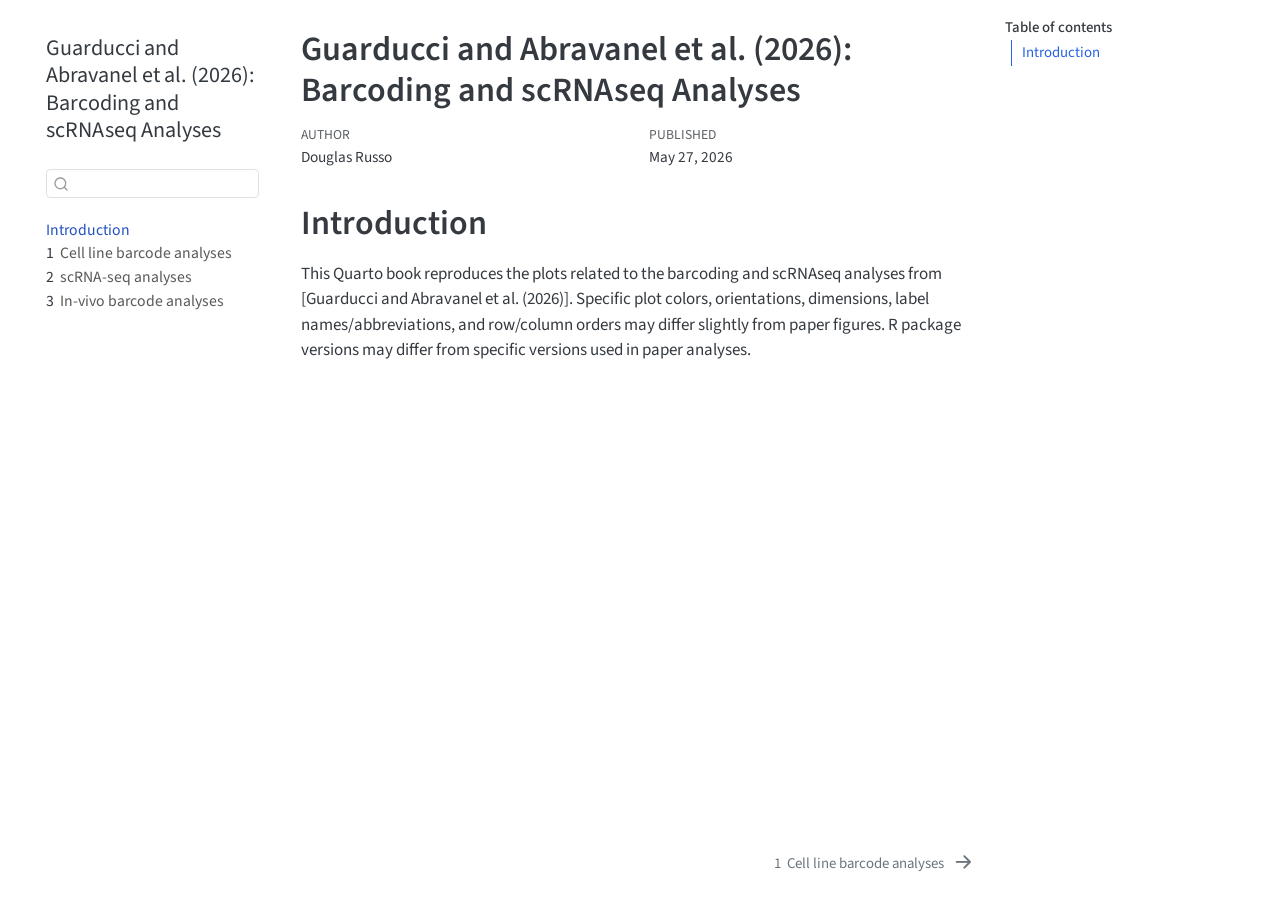
<file: docs/index.html>
<!DOCTYPE html>
<html xmlns="http://www.w3.org/1999/xhtml" lang="en" xml:lang="en"><head>

<meta charset="utf-8">
<meta name="generator" content="quarto-1.4.549">

<meta name="viewport" content="width=device-width, initial-scale=1.0, user-scalable=yes">

<meta name="author" content="Douglas Russo">
<meta name="dcterms.date" content="2026-05-27">

<title>Guarducci and Abravanel et al. (2026): Barcoding and scRNAseq Analyses</title>
<style>
code{white-space: pre-wrap;}
span.smallcaps{font-variant: small-caps;}
div.columns{display: flex; gap: min(4vw, 1.5em);}
div.column{flex: auto; overflow-x: auto;}
div.hanging-indent{margin-left: 1.5em; text-indent: -1.5em;}
ul.task-list{list-style: none;}
ul.task-list li input[type="checkbox"] {
  width: 0.8em;
  margin: 0 0.8em 0.2em -1em; /* quarto-specific, see https://github.com/quarto-dev/quarto-cli/issues/4556 */ 
  vertical-align: middle;
}
</style>


<script src="site_libs/quarto-nav/quarto-nav.js"></script>
<script src="site_libs/quarto-nav/headroom.min.js"></script>
<script src="site_libs/clipboard/clipboard.min.js"></script>
<script src="site_libs/quarto-search/autocomplete.umd.js"></script>
<script src="site_libs/quarto-search/fuse.min.js"></script>
<script src="site_libs/quarto-search/quarto-search.js"></script>
<meta name="quarto:offset" content="./">
<link href="./cell-line-barcoding.html" rel="next">
<script src="site_libs/quarto-html/quarto.js"></script>
<script src="site_libs/quarto-html/popper.min.js"></script>
<script src="site_libs/quarto-html/tippy.umd.min.js"></script>
<script src="site_libs/quarto-html/anchor.min.js"></script>
<link href="site_libs/quarto-html/tippy.css" rel="stylesheet">
<link href="site_libs/quarto-html/quarto-syntax-highlighting.css" rel="stylesheet" id="quarto-text-highlighting-styles">
<script src="site_libs/bootstrap/bootstrap.min.js"></script>
<link href="site_libs/bootstrap/bootstrap-icons.css" rel="stylesheet">
<link href="site_libs/bootstrap/bootstrap.min.css" rel="stylesheet" id="quarto-bootstrap" data-mode="light">
<script id="quarto-search-options" type="application/json">{
  "location": "sidebar",
  "copy-button": false,
  "collapse-after": 3,
  "panel-placement": "start",
  "type": "textbox",
  "limit": 50,
  "keyboard-shortcut": [
    "f",
    "/",
    "s"
  ],
  "show-item-context": false,
  "language": {
    "search-no-results-text": "No results",
    "search-matching-documents-text": "matching documents",
    "search-copy-link-title": "Copy link to search",
    "search-hide-matches-text": "Hide additional matches",
    "search-more-match-text": "more match in this document",
    "search-more-matches-text": "more matches in this document",
    "search-clear-button-title": "Clear",
    "search-text-placeholder": "",
    "search-detached-cancel-button-title": "Cancel",
    "search-submit-button-title": "Submit",
    "search-label": "Search"
  }
}</script>


</head>

<body class="nav-sidebar floating">

<div id="quarto-search-results"></div>
  <header id="quarto-header" class="headroom fixed-top">
  <nav class="quarto-secondary-nav">
    <div class="container-fluid d-flex">
      <button type="button" class="quarto-btn-toggle btn" data-bs-toggle="collapse" data-bs-target=".quarto-sidebar-collapse-item" aria-controls="quarto-sidebar" aria-expanded="false" aria-label="Toggle sidebar navigation" onclick="if (window.quartoToggleHeadroom) { window.quartoToggleHeadroom(); }">
        <i class="bi bi-layout-text-sidebar-reverse"></i>
      </button>
        <nav class="quarto-page-breadcrumbs" aria-label="breadcrumb"><ol class="breadcrumb"><li class="breadcrumb-item"><a href="./index.html">Introduction</a></li></ol></nav>
        <a class="flex-grow-1" role="button" data-bs-toggle="collapse" data-bs-target=".quarto-sidebar-collapse-item" aria-controls="quarto-sidebar" aria-expanded="false" aria-label="Toggle sidebar navigation" onclick="if (window.quartoToggleHeadroom) { window.quartoToggleHeadroom(); }">      
        </a>
      <button type="button" class="btn quarto-search-button" aria-label="" onclick="window.quartoOpenSearch();">
        <i class="bi bi-search"></i>
      </button>
    </div>
  </nav>
</header>
<!-- content -->
<div id="quarto-content" class="quarto-container page-columns page-rows-contents page-layout-article">
<!-- sidebar -->
  <nav id="quarto-sidebar" class="sidebar collapse collapse-horizontal quarto-sidebar-collapse-item sidebar-navigation floating overflow-auto">
    <div class="pt-lg-2 mt-2 text-left sidebar-header">
    <div class="sidebar-title mb-0 py-0">
      <a href="./">Guarducci and Abravanel et al.&nbsp;(2026): Barcoding and scRNAseq Analyses</a> 
    </div>
      </div>
        <div class="mt-2 flex-shrink-0 align-items-center">
        <div class="sidebar-search">
        <div id="quarto-search" class="" title="Search"></div>
        </div>
        </div>
    <div class="sidebar-menu-container"> 
    <ul class="list-unstyled mt-1">
        <li class="sidebar-item">
  <div class="sidebar-item-container"> 
  <a href="./index.html" class="sidebar-item-text sidebar-link active">
 <span class="menu-text">Introduction</span></a>
  </div>
</li>
        <li class="sidebar-item">
  <div class="sidebar-item-container"> 
  <a href="./cell-line-barcoding.html" class="sidebar-item-text sidebar-link">
 <span class="menu-text"><span class="chapter-number">1</span>&nbsp; <span class="chapter-title">Cell line barcode analyses</span></span></a>
  </div>
</li>
        <li class="sidebar-item">
  <div class="sidebar-item-container"> 
  <a href="./scrnaseq.html" class="sidebar-item-text sidebar-link">
 <span class="menu-text"><span class="chapter-number">2</span>&nbsp; <span class="chapter-title">scRNA-seq analyses</span></span></a>
  </div>
</li>
        <li class="sidebar-item">
  <div class="sidebar-item-container"> 
  <a href="./in-vivo-barcode-analyses.html" class="sidebar-item-text sidebar-link">
 <span class="menu-text"><span class="chapter-number">3</span>&nbsp; <span class="chapter-title">In-vivo barcode analyses</span></span></a>
  </div>
</li>
    </ul>
    </div>
</nav>
<div id="quarto-sidebar-glass" class="quarto-sidebar-collapse-item" data-bs-toggle="collapse" data-bs-target=".quarto-sidebar-collapse-item"></div>
<!-- margin-sidebar -->
    <div id="quarto-margin-sidebar" class="sidebar margin-sidebar">
        <nav id="TOC" role="doc-toc" class="toc-active">
    <h2 id="toc-title">Table of contents</h2>
   
  <ul>
  <li><a href="#introduction" id="toc-introduction" class="nav-link active" data-scroll-target="#introduction">Introduction</a></li>
  </ul>
</nav>
    </div>
<!-- main -->
<main class="content" id="quarto-document-content">

<header id="title-block-header" class="quarto-title-block default">
<div class="quarto-title">
<h1 class="title">Guarducci and Abravanel et al.&nbsp;(2026): Barcoding and scRNAseq Analyses</h1>
</div>



<div class="quarto-title-meta">

    <div>
    <div class="quarto-title-meta-heading">Author</div>
    <div class="quarto-title-meta-contents">
             <p>Douglas Russo </p>
          </div>
  </div>
    
    <div>
    <div class="quarto-title-meta-heading">Published</div>
    <div class="quarto-title-meta-contents">
      <p class="date">May 27, 2026</p>
    </div>
  </div>
  
    
  </div>
  


</header>


<section id="introduction" class="level1 unnumbered">
<h1 class="unnumbered">Introduction</h1>
<p>This Quarto book reproduces the plots related to the barcoding and scRNAseq analyses from [Guarducci and Abravanel et al.&nbsp;(2026)]. Specific plot colors, orientations, dimensions, label names/abbreviations, and row/column orders may differ slightly from paper figures. R package versions may differ from specific versions used in paper analyses.</p>


</section>

</main> <!-- /main -->
<script id="quarto-html-after-body" type="application/javascript">
window.document.addEventListener("DOMContentLoaded", function (event) {
  const toggleBodyColorMode = (bsSheetEl) => {
    const mode = bsSheetEl.getAttribute("data-mode");
    const bodyEl = window.document.querySelector("body");
    if (mode === "dark") {
      bodyEl.classList.add("quarto-dark");
      bodyEl.classList.remove("quarto-light");
    } else {
      bodyEl.classList.add("quarto-light");
      bodyEl.classList.remove("quarto-dark");
    }
  }
  const toggleBodyColorPrimary = () => {
    const bsSheetEl = window.document.querySelector("link#quarto-bootstrap");
    if (bsSheetEl) {
      toggleBodyColorMode(bsSheetEl);
    }
  }
  toggleBodyColorPrimary();  
  const icon = "";
  const anchorJS = new window.AnchorJS();
  anchorJS.options = {
    placement: 'right',
    icon: icon
  };
  anchorJS.add('.anchored');
  const isCodeAnnotation = (el) => {
    for (const clz of el.classList) {
      if (clz.startsWith('code-annotation-')) {                     
        return true;
      }
    }
    return false;
  }
  const clipboard = new window.ClipboardJS('.code-copy-button', {
    text: function(trigger) {
      const codeEl = trigger.previousElementSibling.cloneNode(true);
      for (const childEl of codeEl.children) {
        if (isCodeAnnotation(childEl)) {
          childEl.remove();
        }
      }
      return codeEl.innerText;
    }
  });
  clipboard.on('success', function(e) {
    // button target
    const button = e.trigger;
    // don't keep focus
    button.blur();
    // flash "checked"
    button.classList.add('code-copy-button-checked');
    var currentTitle = button.getAttribute("title");
    button.setAttribute("title", "Copied!");
    let tooltip;
    if (window.bootstrap) {
      button.setAttribute("data-bs-toggle", "tooltip");
      button.setAttribute("data-bs-placement", "left");
      button.setAttribute("data-bs-title", "Copied!");
      tooltip = new bootstrap.Tooltip(button, 
        { trigger: "manual", 
          customClass: "code-copy-button-tooltip",
          offset: [0, -8]});
      tooltip.show();    
    }
    setTimeout(function() {
      if (tooltip) {
        tooltip.hide();
        button.removeAttribute("data-bs-title");
        button.removeAttribute("data-bs-toggle");
        button.removeAttribute("data-bs-placement");
      }
      button.setAttribute("title", currentTitle);
      button.classList.remove('code-copy-button-checked');
    }, 1000);
    // clear code selection
    e.clearSelection();
  });
  function tippyHover(el, contentFn, onTriggerFn, onUntriggerFn) {
    const config = {
      allowHTML: true,
      maxWidth: 500,
      delay: 100,
      arrow: false,
      appendTo: function(el) {
          return el.parentElement;
      },
      interactive: true,
      interactiveBorder: 10,
      theme: 'quarto',
      placement: 'bottom-start',
    };
    if (contentFn) {
      config.content = contentFn;
    }
    if (onTriggerFn) {
      config.onTrigger = onTriggerFn;
    }
    if (onUntriggerFn) {
      config.onUntrigger = onUntriggerFn;
    }
    window.tippy(el, config); 
  }
  const noterefs = window.document.querySelectorAll('a[role="doc-noteref"]');
  for (var i=0; i<noterefs.length; i++) {
    const ref = noterefs[i];
    tippyHover(ref, function() {
      // use id or data attribute instead here
      let href = ref.getAttribute('data-footnote-href') || ref.getAttribute('href');
      try { href = new URL(href).hash; } catch {}
      const id = href.replace(/^#\/?/, "");
      const note = window.document.getElementById(id);
      return note.innerHTML;
    });
  }
  const xrefs = window.document.querySelectorAll('a.quarto-xref');
  const processXRef = (id, note) => {
    // Strip column container classes
    const stripColumnClz = (el) => {
      el.classList.remove("page-full", "page-columns");
      if (el.children) {
        for (const child of el.children) {
          stripColumnClz(child);
        }
      }
    }
    stripColumnClz(note)
    if (id === null || id.startsWith('sec-')) {
      // Special case sections, only their first couple elements
      const container = document.createElement("div");
      if (note.children && note.children.length > 2) {
        container.appendChild(note.children[0].cloneNode(true));
        for (let i = 1; i < note.children.length; i++) {
          const child = note.children[i];
          if (child.tagName === "P" && child.innerText === "") {
            continue;
          } else {
            container.appendChild(child.cloneNode(true));
            break;
          }
        }
        if (window.Quarto?.typesetMath) {
          window.Quarto.typesetMath(container);
        }
        return container.innerHTML
      } else {
        if (window.Quarto?.typesetMath) {
          window.Quarto.typesetMath(note);
        }
        return note.innerHTML;
      }
    } else {
      // Remove any anchor links if they are present
      const anchorLink = note.querySelector('a.anchorjs-link');
      if (anchorLink) {
        anchorLink.remove();
      }
      if (window.Quarto?.typesetMath) {
        window.Quarto.typesetMath(note);
      }
      // TODO in 1.5, we should make sure this works without a callout special case
      if (note.classList.contains("callout")) {
        return note.outerHTML;
      } else {
        return note.innerHTML;
      }
    }
  }
  for (var i=0; i<xrefs.length; i++) {
    const xref = xrefs[i];
    tippyHover(xref, undefined, function(instance) {
      instance.disable();
      let url = xref.getAttribute('href');
      let hash = undefined; 
      if (url.startsWith('#')) {
        hash = url;
      } else {
        try { hash = new URL(url).hash; } catch {}
      }
      if (hash) {
        const id = hash.replace(/^#\/?/, "");
        const note = window.document.getElementById(id);
        if (note !== null) {
          try {
            const html = processXRef(id, note.cloneNode(true));
            instance.setContent(html);
          } finally {
            instance.enable();
            instance.show();
          }
        } else {
          // See if we can fetch this
          fetch(url.split('#')[0])
          .then(res => res.text())
          .then(html => {
            const parser = new DOMParser();
            const htmlDoc = parser.parseFromString(html, "text/html");
            const note = htmlDoc.getElementById(id);
            if (note !== null) {
              const html = processXRef(id, note);
              instance.setContent(html);
            } 
          }).finally(() => {
            instance.enable();
            instance.show();
          });
        }
      } else {
        // See if we can fetch a full url (with no hash to target)
        // This is a special case and we should probably do some content thinning / targeting
        fetch(url)
        .then(res => res.text())
        .then(html => {
          const parser = new DOMParser();
          const htmlDoc = parser.parseFromString(html, "text/html");
          const note = htmlDoc.querySelector('main.content');
          if (note !== null) {
            // This should only happen for chapter cross references
            // (since there is no id in the URL)
            // remove the first header
            if (note.children.length > 0 && note.children[0].tagName === "HEADER") {
              note.children[0].remove();
            }
            const html = processXRef(null, note);
            instance.setContent(html);
          } 
        }).finally(() => {
          instance.enable();
          instance.show();
        });
      }
    }, function(instance) {
    });
  }
      let selectedAnnoteEl;
      const selectorForAnnotation = ( cell, annotation) => {
        let cellAttr = 'data-code-cell="' + cell + '"';
        let lineAttr = 'data-code-annotation="' +  annotation + '"';
        const selector = 'span[' + cellAttr + '][' + lineAttr + ']';
        return selector;
      }
      const selectCodeLines = (annoteEl) => {
        const doc = window.document;
        const targetCell = annoteEl.getAttribute("data-target-cell");
        const targetAnnotation = annoteEl.getAttribute("data-target-annotation");
        const annoteSpan = window.document.querySelector(selectorForAnnotation(targetCell, targetAnnotation));
        const lines = annoteSpan.getAttribute("data-code-lines").split(",");
        const lineIds = lines.map((line) => {
          return targetCell + "-" + line;
        })
        let top = null;
        let height = null;
        let parent = null;
        if (lineIds.length > 0) {
            //compute the position of the single el (top and bottom and make a div)
            const el = window.document.getElementById(lineIds[0]);
            top = el.offsetTop;
            height = el.offsetHeight;
            parent = el.parentElement.parentElement;
          if (lineIds.length > 1) {
            const lastEl = window.document.getElementById(lineIds[lineIds.length - 1]);
            const bottom = lastEl.offsetTop + lastEl.offsetHeight;
            height = bottom - top;
          }
          if (top !== null && height !== null && parent !== null) {
            // cook up a div (if necessary) and position it 
            let div = window.document.getElementById("code-annotation-line-highlight");
            if (div === null) {
              div = window.document.createElement("div");
              div.setAttribute("id", "code-annotation-line-highlight");
              div.style.position = 'absolute';
              parent.appendChild(div);
            }
            div.style.top = top - 2 + "px";
            div.style.height = height + 4 + "px";
            div.style.left = 0;
            let gutterDiv = window.document.getElementById("code-annotation-line-highlight-gutter");
            if (gutterDiv === null) {
              gutterDiv = window.document.createElement("div");
              gutterDiv.setAttribute("id", "code-annotation-line-highlight-gutter");
              gutterDiv.style.position = 'absolute';
              const codeCell = window.document.getElementById(targetCell);
              const gutter = codeCell.querySelector('.code-annotation-gutter');
              gutter.appendChild(gutterDiv);
            }
            gutterDiv.style.top = top - 2 + "px";
            gutterDiv.style.height = height + 4 + "px";
          }
          selectedAnnoteEl = annoteEl;
        }
      };
      const unselectCodeLines = () => {
        const elementsIds = ["code-annotation-line-highlight", "code-annotation-line-highlight-gutter"];
        elementsIds.forEach((elId) => {
          const div = window.document.getElementById(elId);
          if (div) {
            div.remove();
          }
        });
        selectedAnnoteEl = undefined;
      };
        // Handle positioning of the toggle
    window.addEventListener(
      "resize",
      throttle(() => {
        elRect = undefined;
        if (selectedAnnoteEl) {
          selectCodeLines(selectedAnnoteEl);
        }
      }, 10)
    );
    function throttle(fn, ms) {
    let throttle = false;
    let timer;
      return (...args) => {
        if(!throttle) { // first call gets through
            fn.apply(this, args);
            throttle = true;
        } else { // all the others get throttled
            if(timer) clearTimeout(timer); // cancel #2
            timer = setTimeout(() => {
              fn.apply(this, args);
              timer = throttle = false;
            }, ms);
        }
      };
    }
      // Attach click handler to the DT
      const annoteDls = window.document.querySelectorAll('dt[data-target-cell]');
      for (const annoteDlNode of annoteDls) {
        annoteDlNode.addEventListener('click', (event) => {
          const clickedEl = event.target;
          if (clickedEl !== selectedAnnoteEl) {
            unselectCodeLines();
            const activeEl = window.document.querySelector('dt[data-target-cell].code-annotation-active');
            if (activeEl) {
              activeEl.classList.remove('code-annotation-active');
            }
            selectCodeLines(clickedEl);
            clickedEl.classList.add('code-annotation-active');
          } else {
            // Unselect the line
            unselectCodeLines();
            clickedEl.classList.remove('code-annotation-active');
          }
        });
      }
  const findCites = (el) => {
    const parentEl = el.parentElement;
    if (parentEl) {
      const cites = parentEl.dataset.cites;
      if (cites) {
        return {
          el,
          cites: cites.split(' ')
        };
      } else {
        return findCites(el.parentElement)
      }
    } else {
      return undefined;
    }
  };
  var bibliorefs = window.document.querySelectorAll('a[role="doc-biblioref"]');
  for (var i=0; i<bibliorefs.length; i++) {
    const ref = bibliorefs[i];
    const citeInfo = findCites(ref);
    if (citeInfo) {
      tippyHover(citeInfo.el, function() {
        var popup = window.document.createElement('div');
        citeInfo.cites.forEach(function(cite) {
          var citeDiv = window.document.createElement('div');
          citeDiv.classList.add('hanging-indent');
          citeDiv.classList.add('csl-entry');
          var biblioDiv = window.document.getElementById('ref-' + cite);
          if (biblioDiv) {
            citeDiv.innerHTML = biblioDiv.innerHTML;
          }
          popup.appendChild(citeDiv);
        });
        return popup.innerHTML;
      });
    }
  }
});
</script>
<nav class="page-navigation">
  <div class="nav-page nav-page-previous">
  </div>
  <div class="nav-page nav-page-next">
      <a href="./cell-line-barcoding.html" class="pagination-link" aria-label="<span class='chapter-number'>1</span>&nbsp; <span class='chapter-title'>Cell line barcode analyses</span>">
        <span class="nav-page-text"><span class="chapter-number">1</span>&nbsp; <span class="chapter-title">Cell line barcode analyses</span></span> <i class="bi bi-arrow-right-short"></i>
      </a>
  </div>
</nav>
</div> <!-- /content -->




</body></html>
</file>
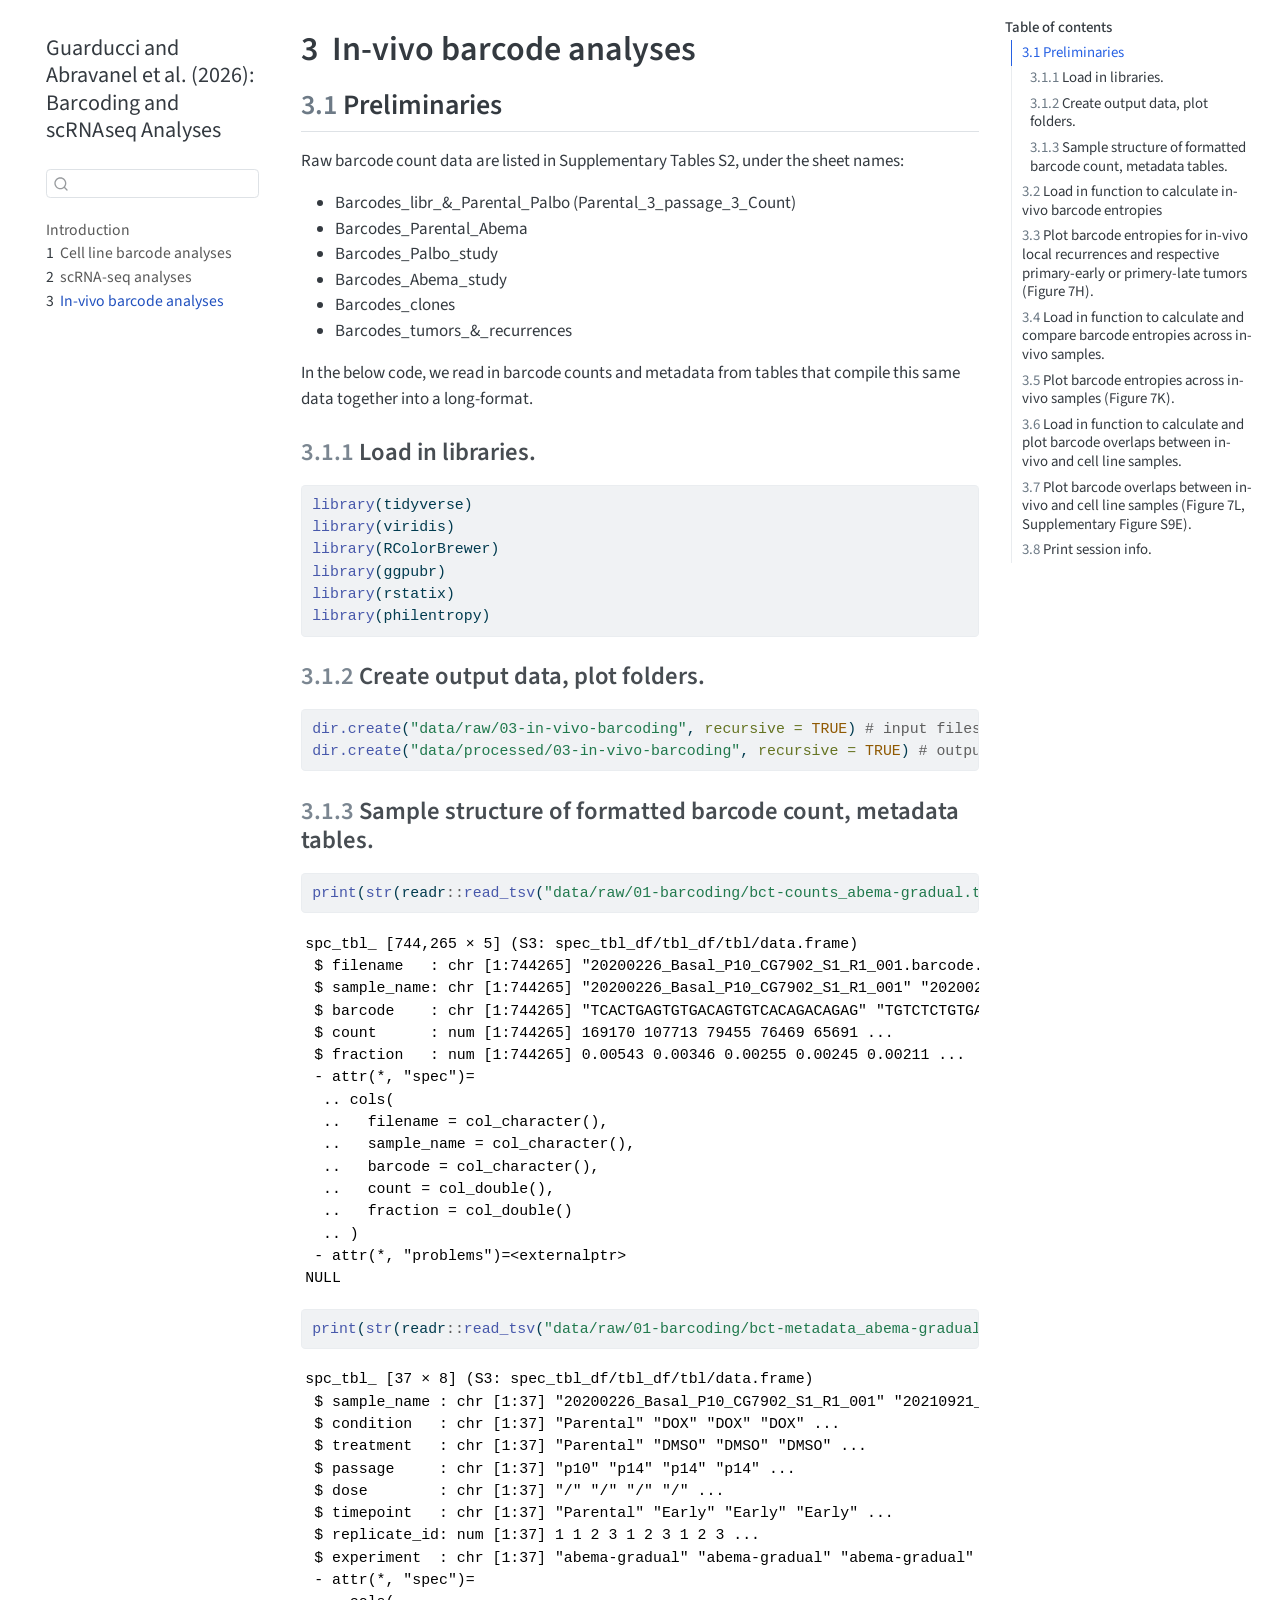
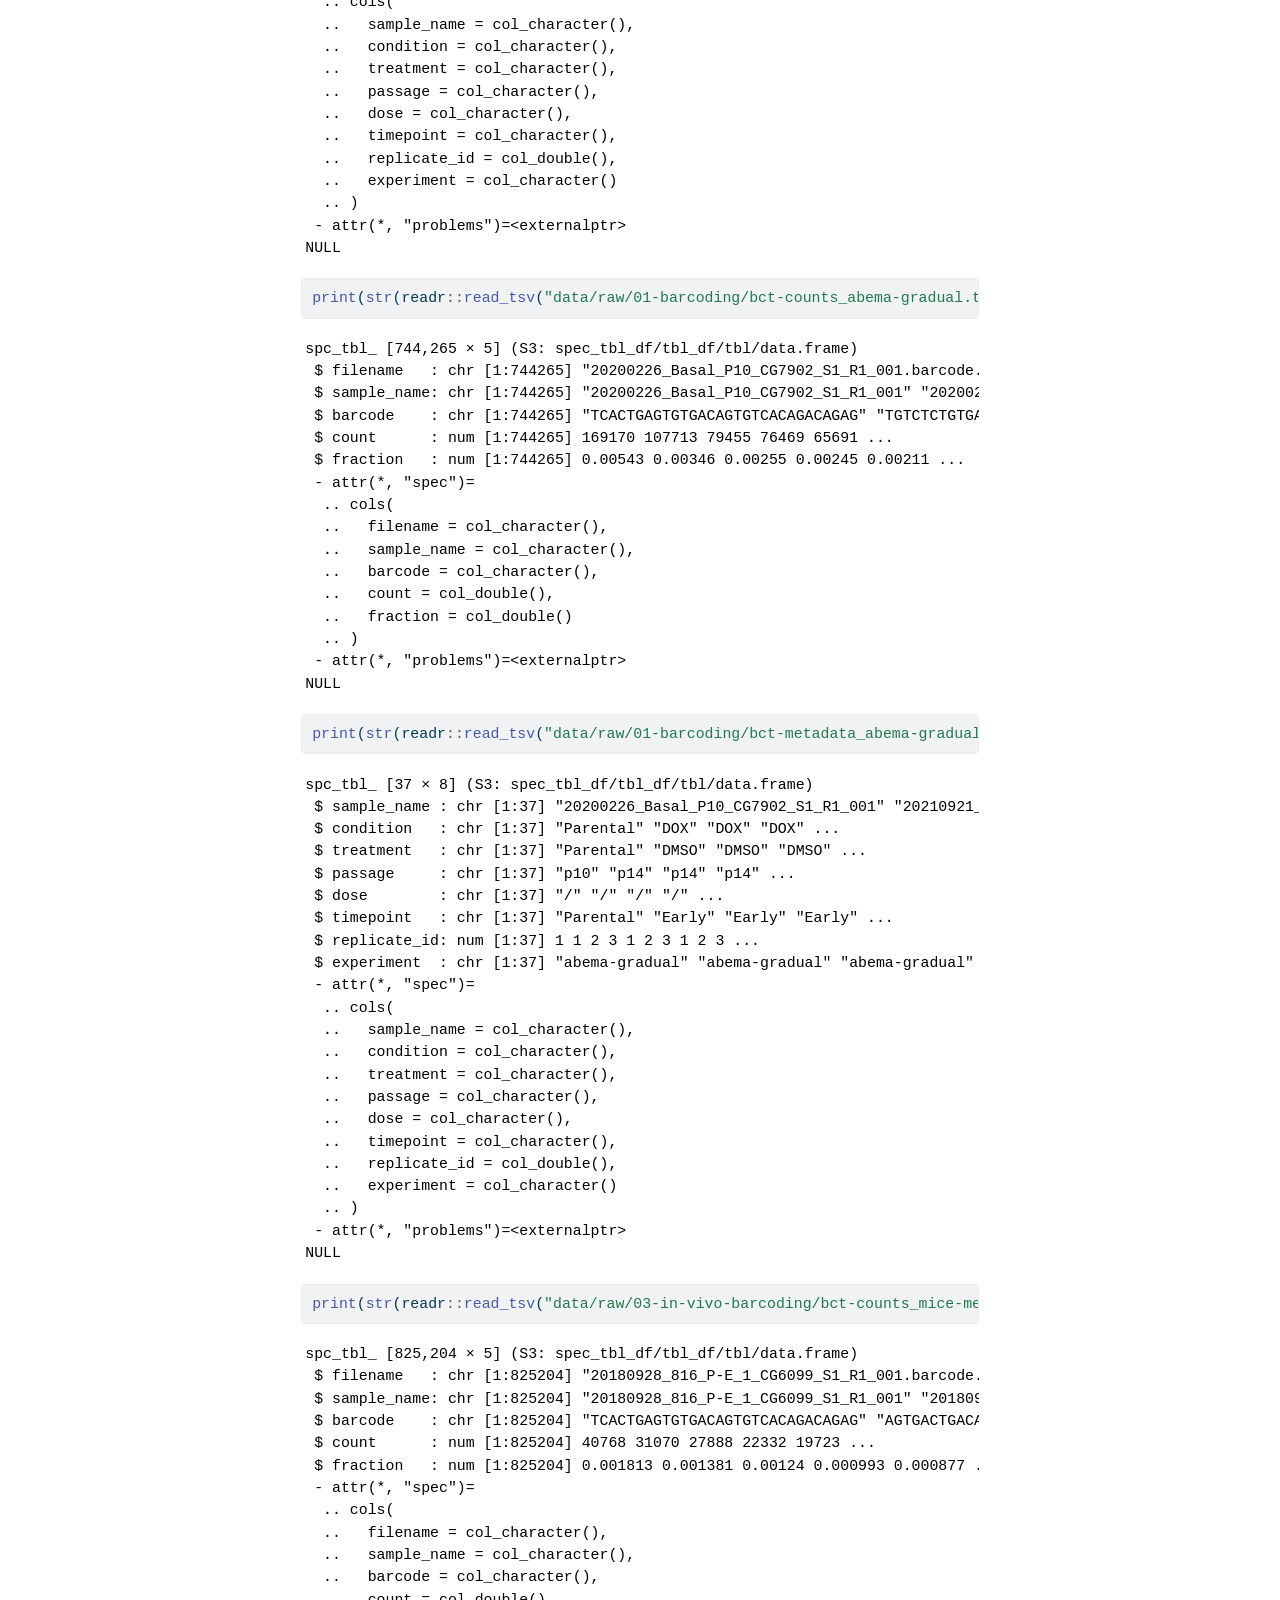
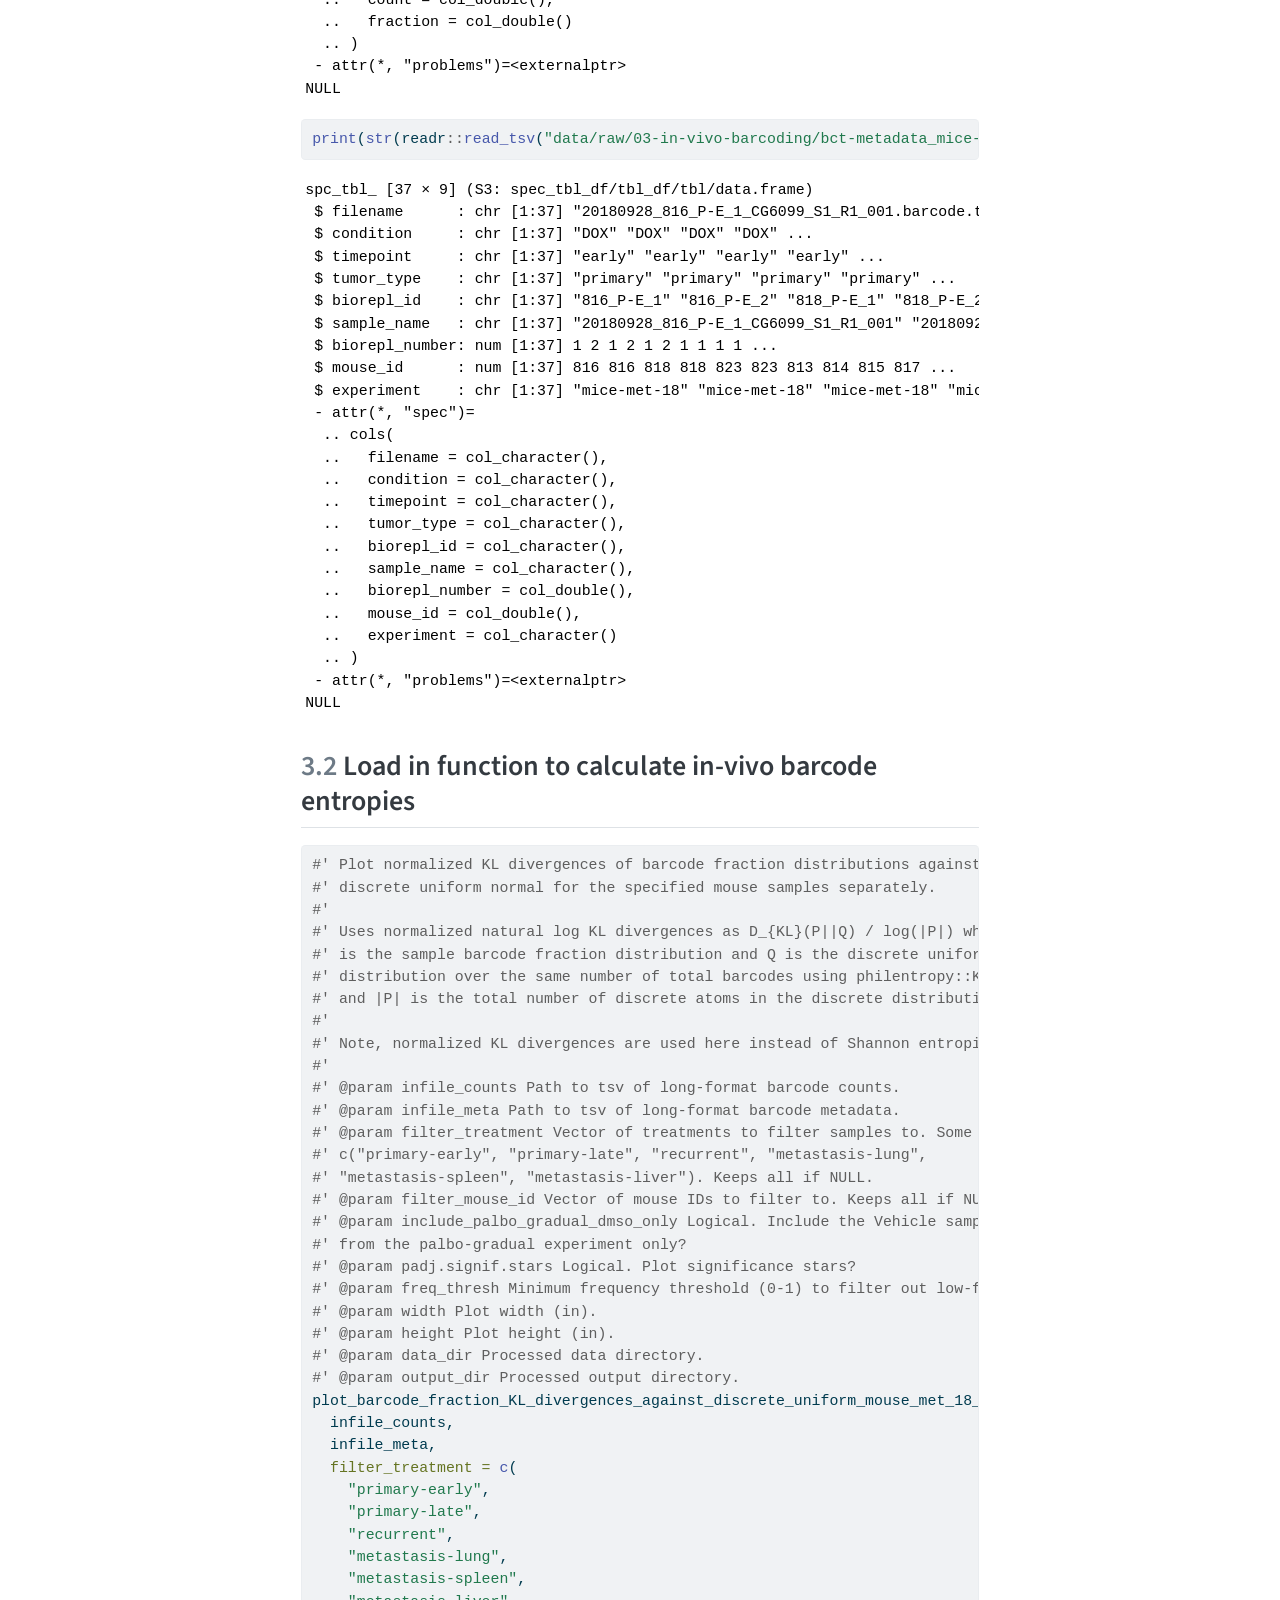
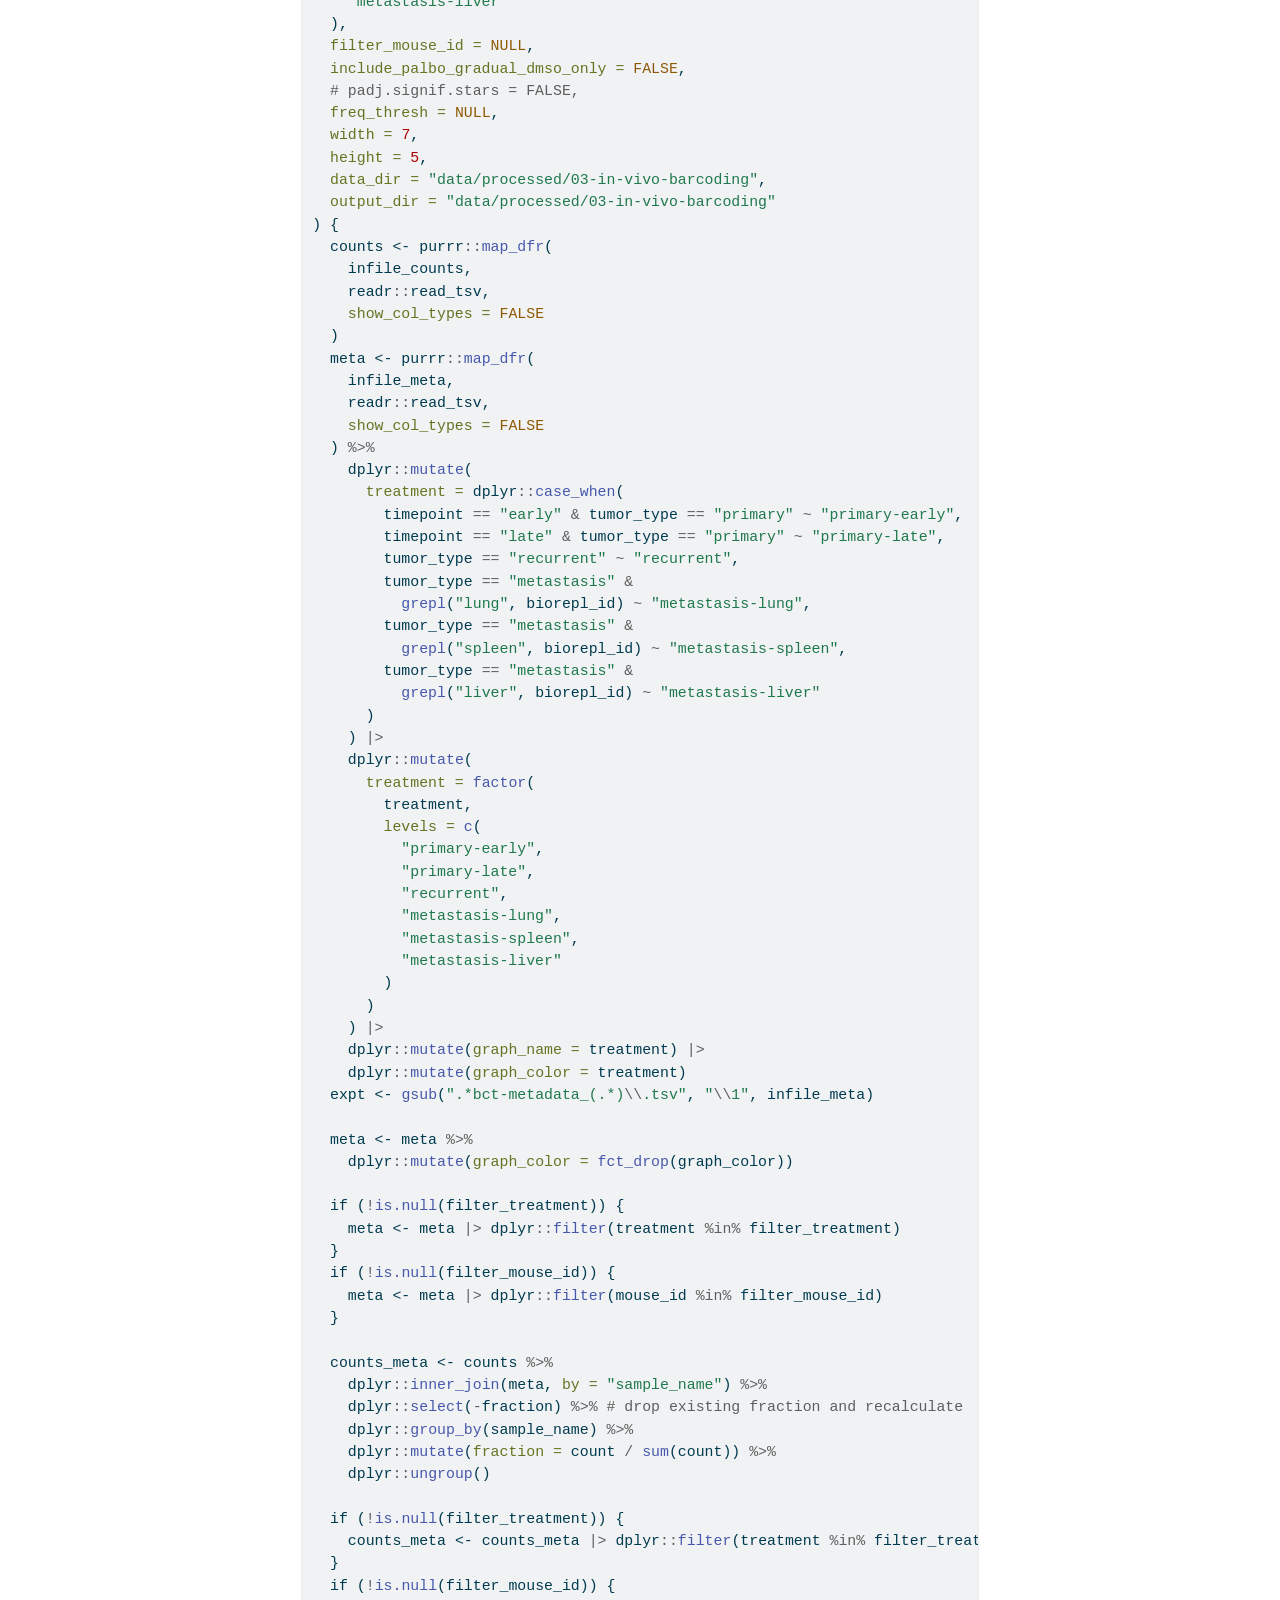
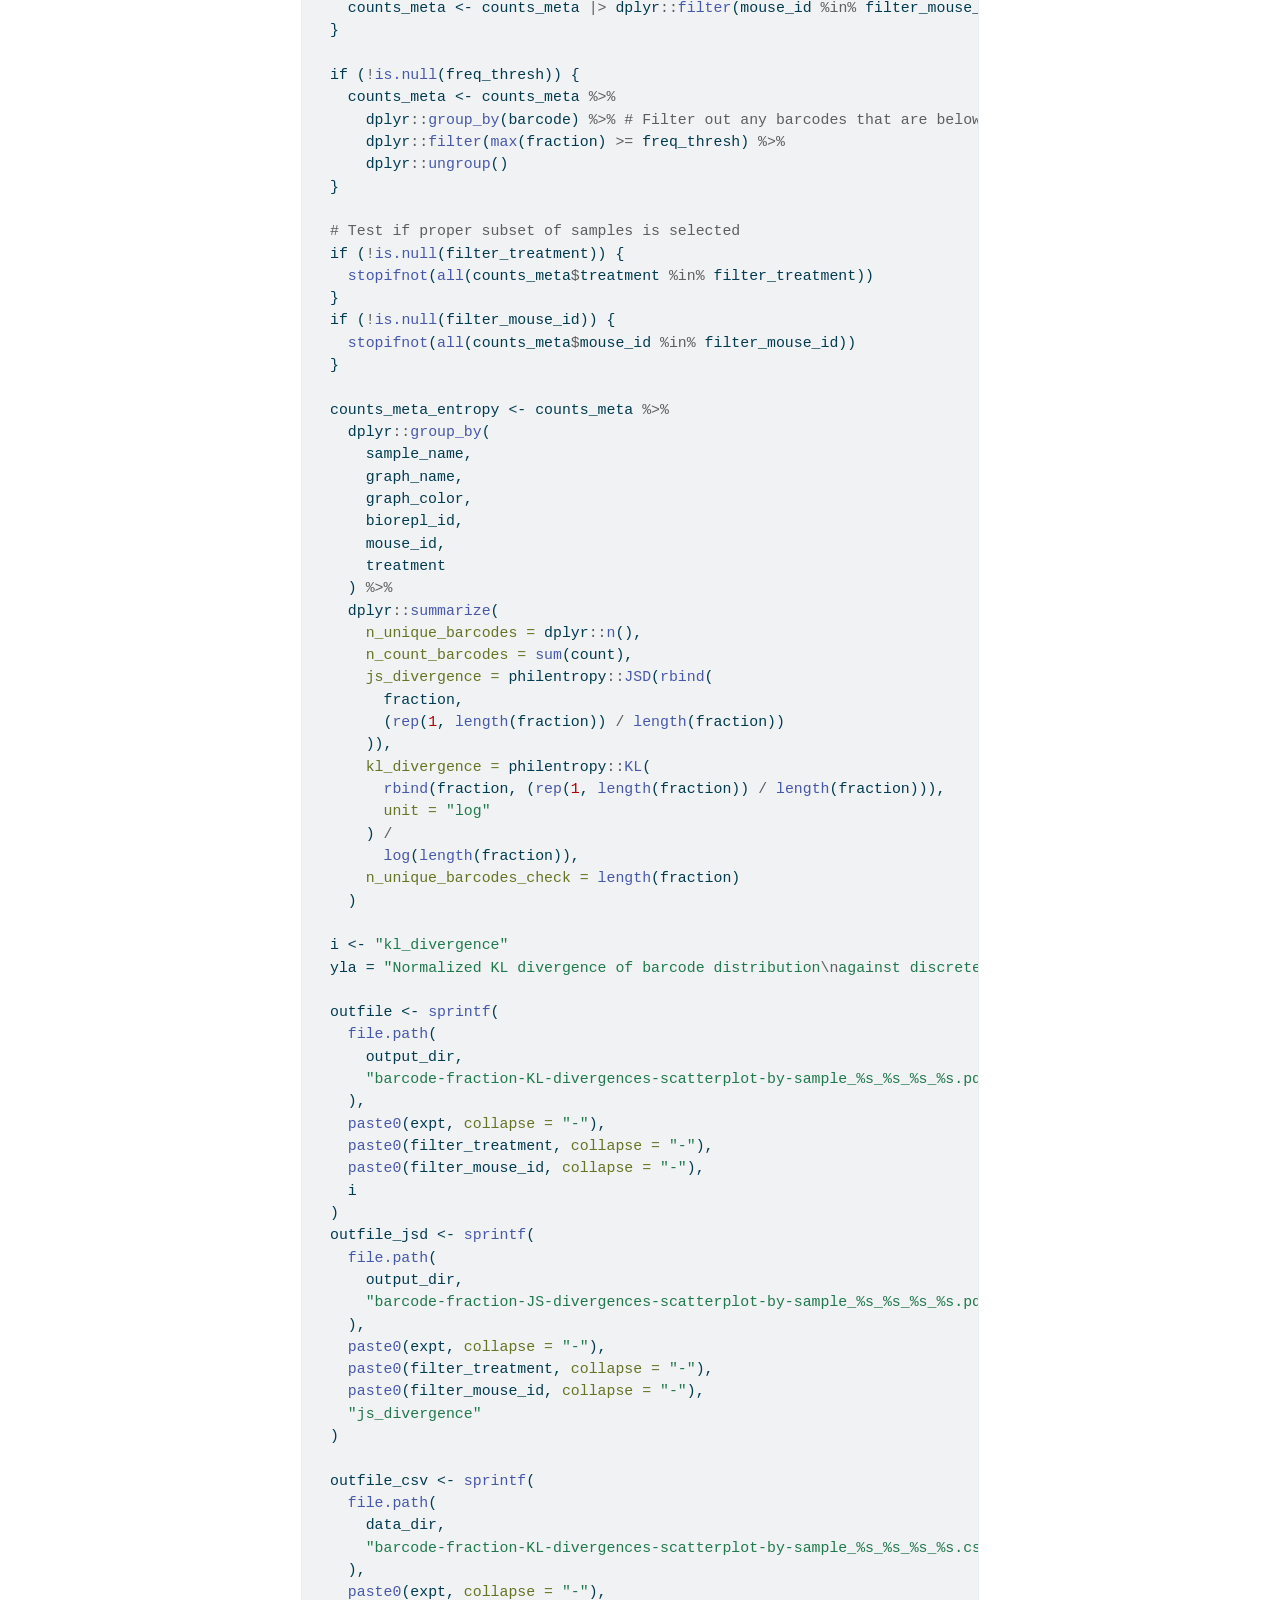
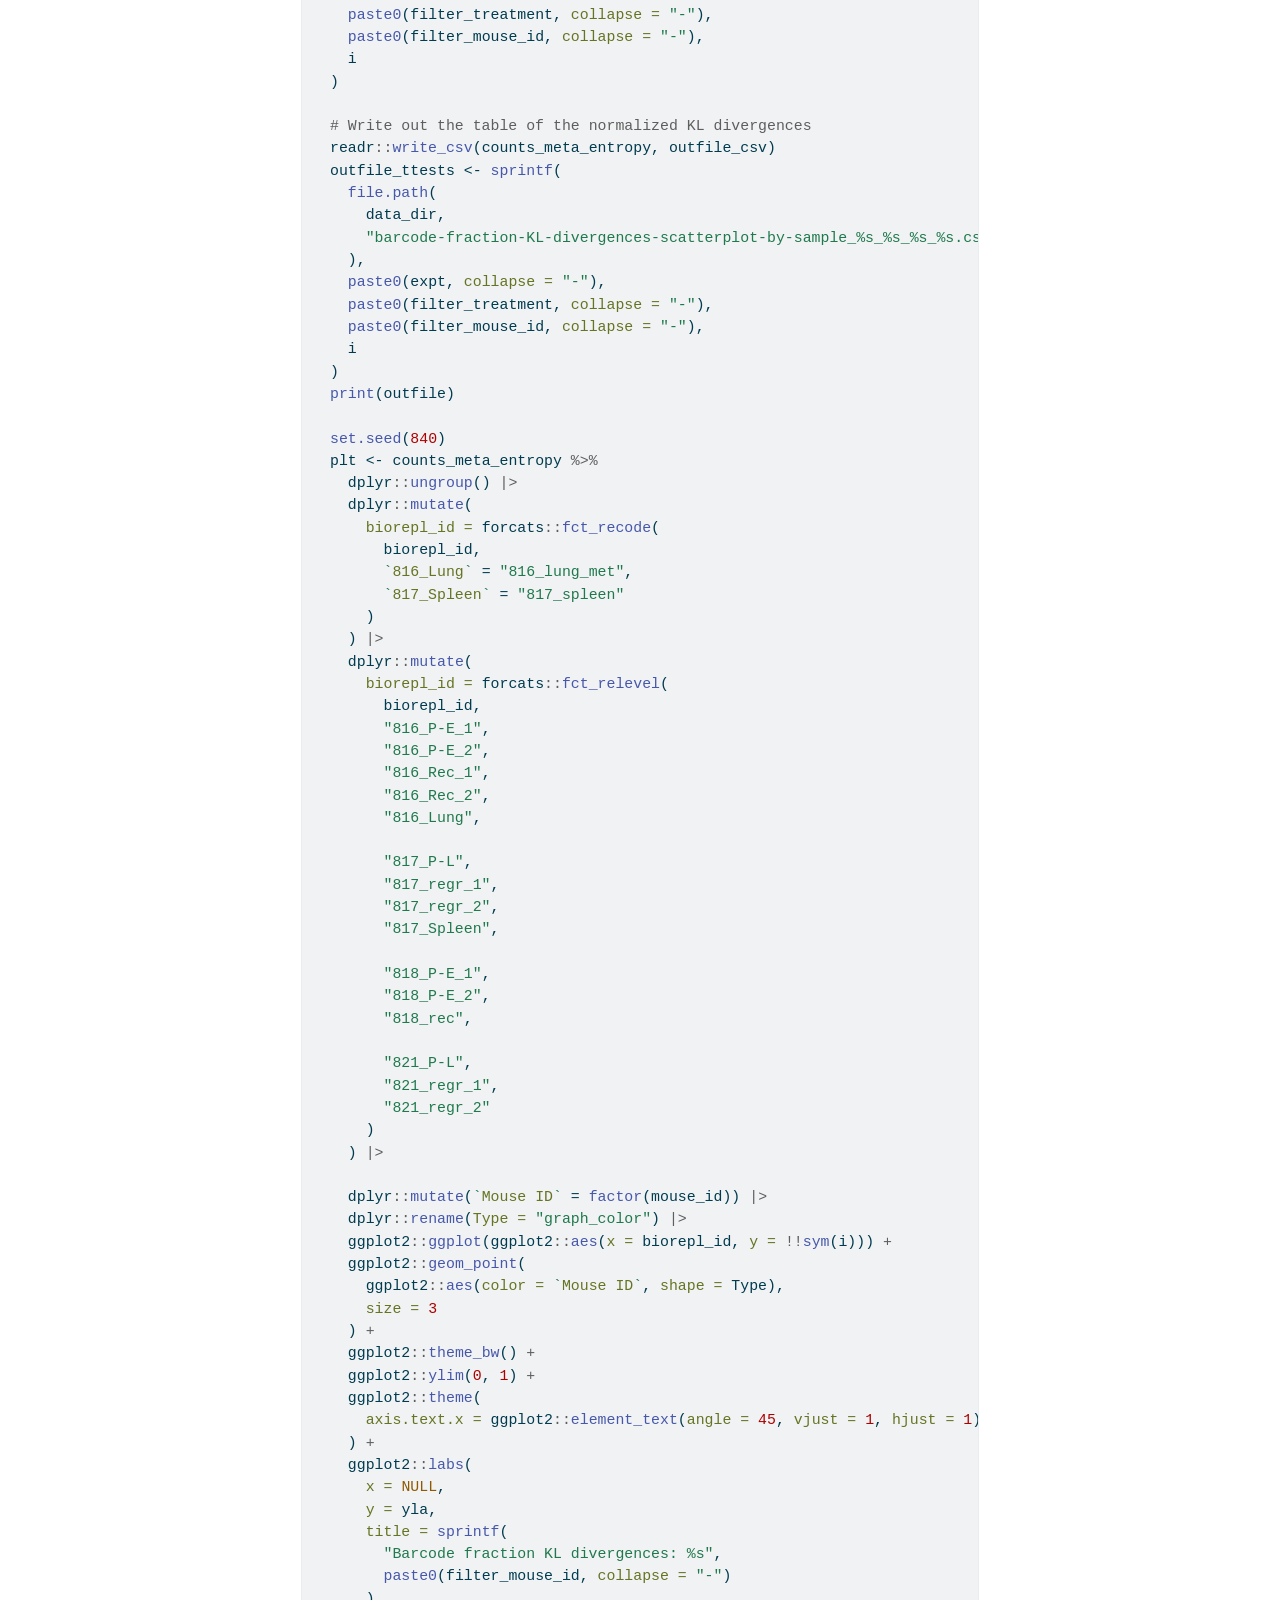
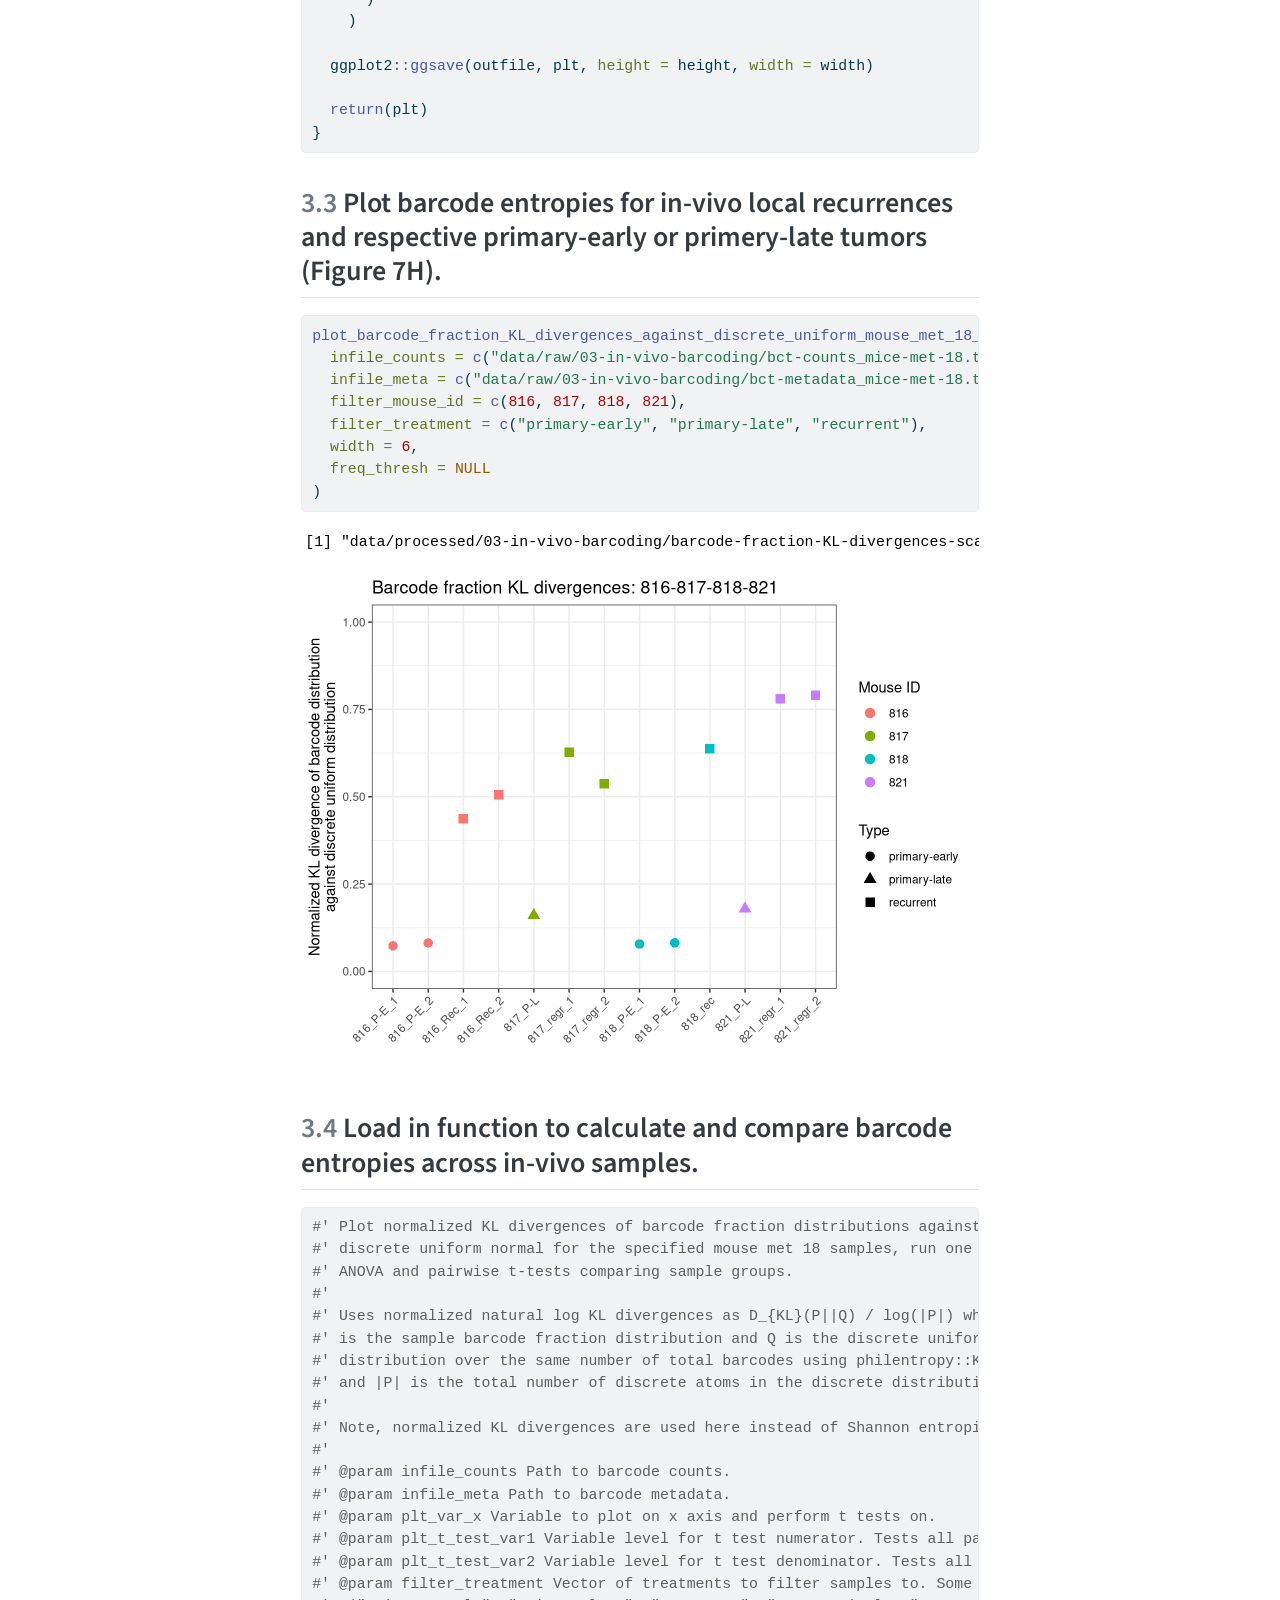
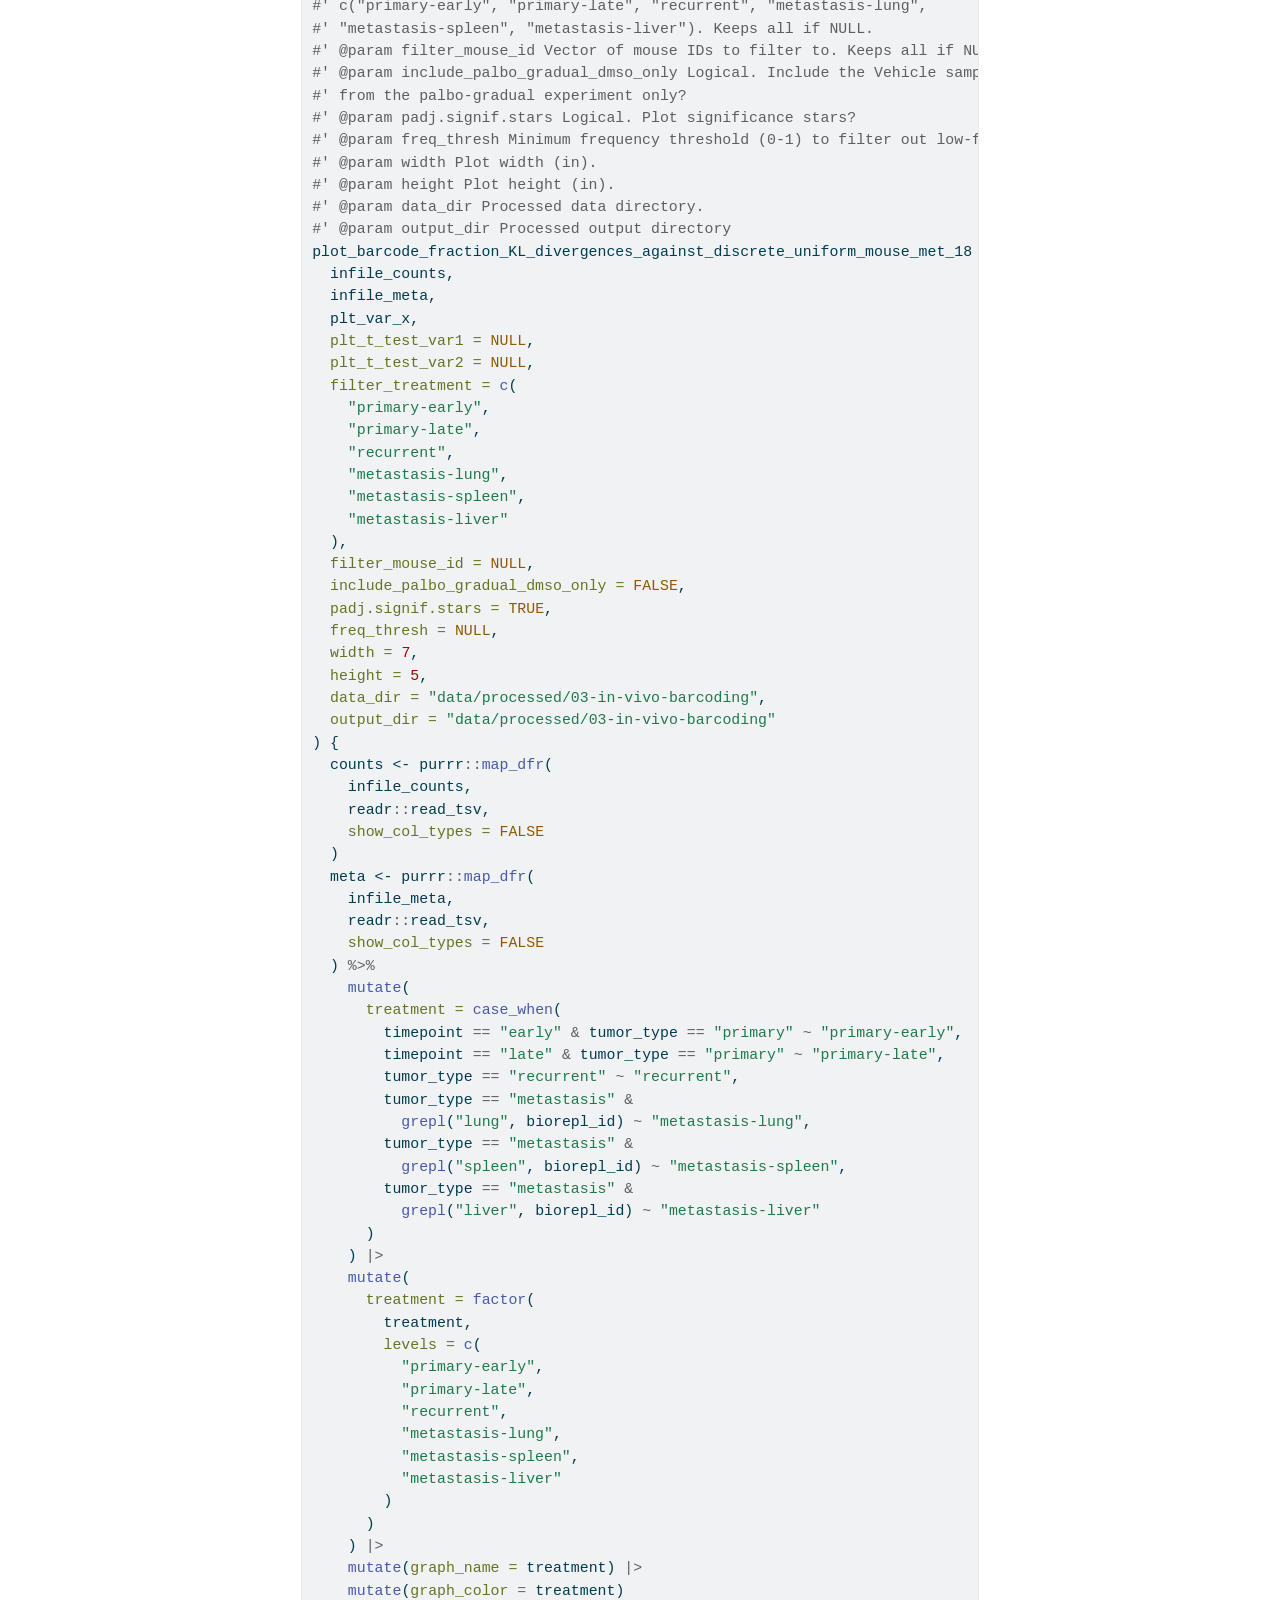
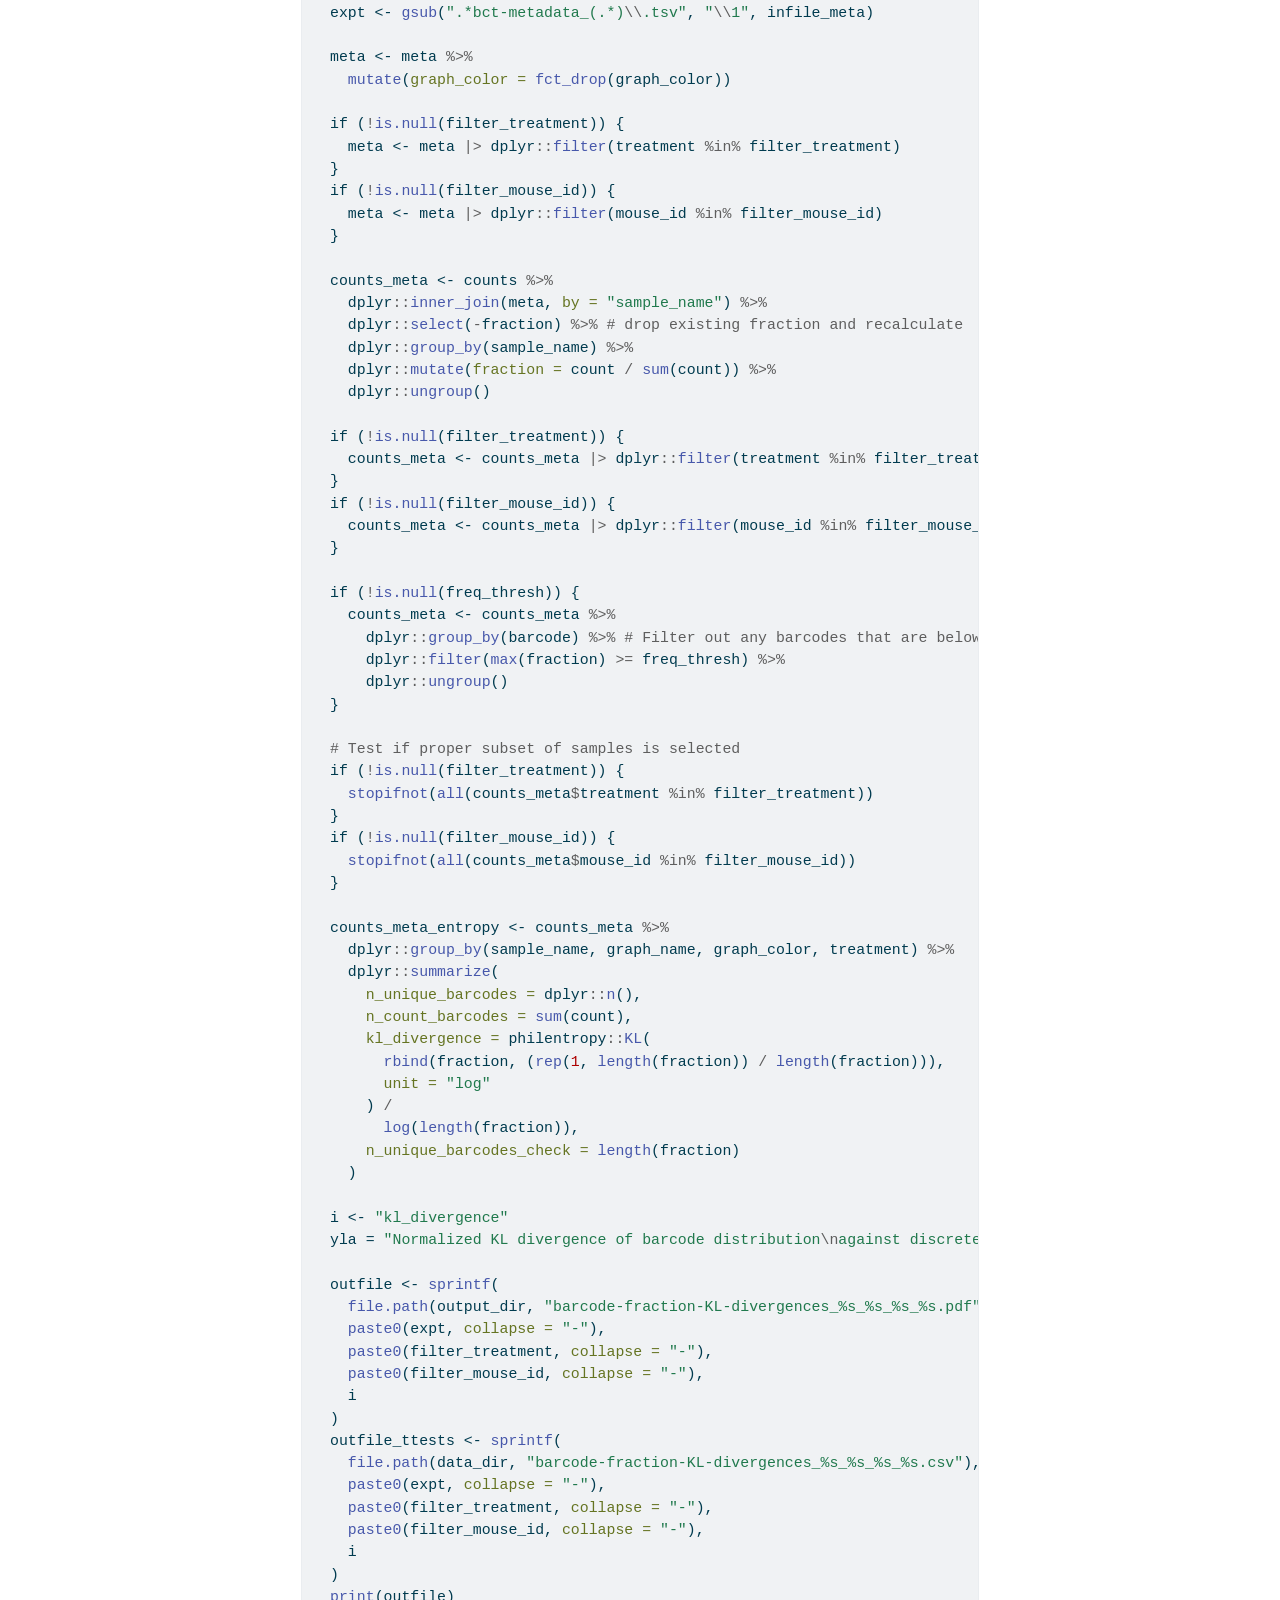
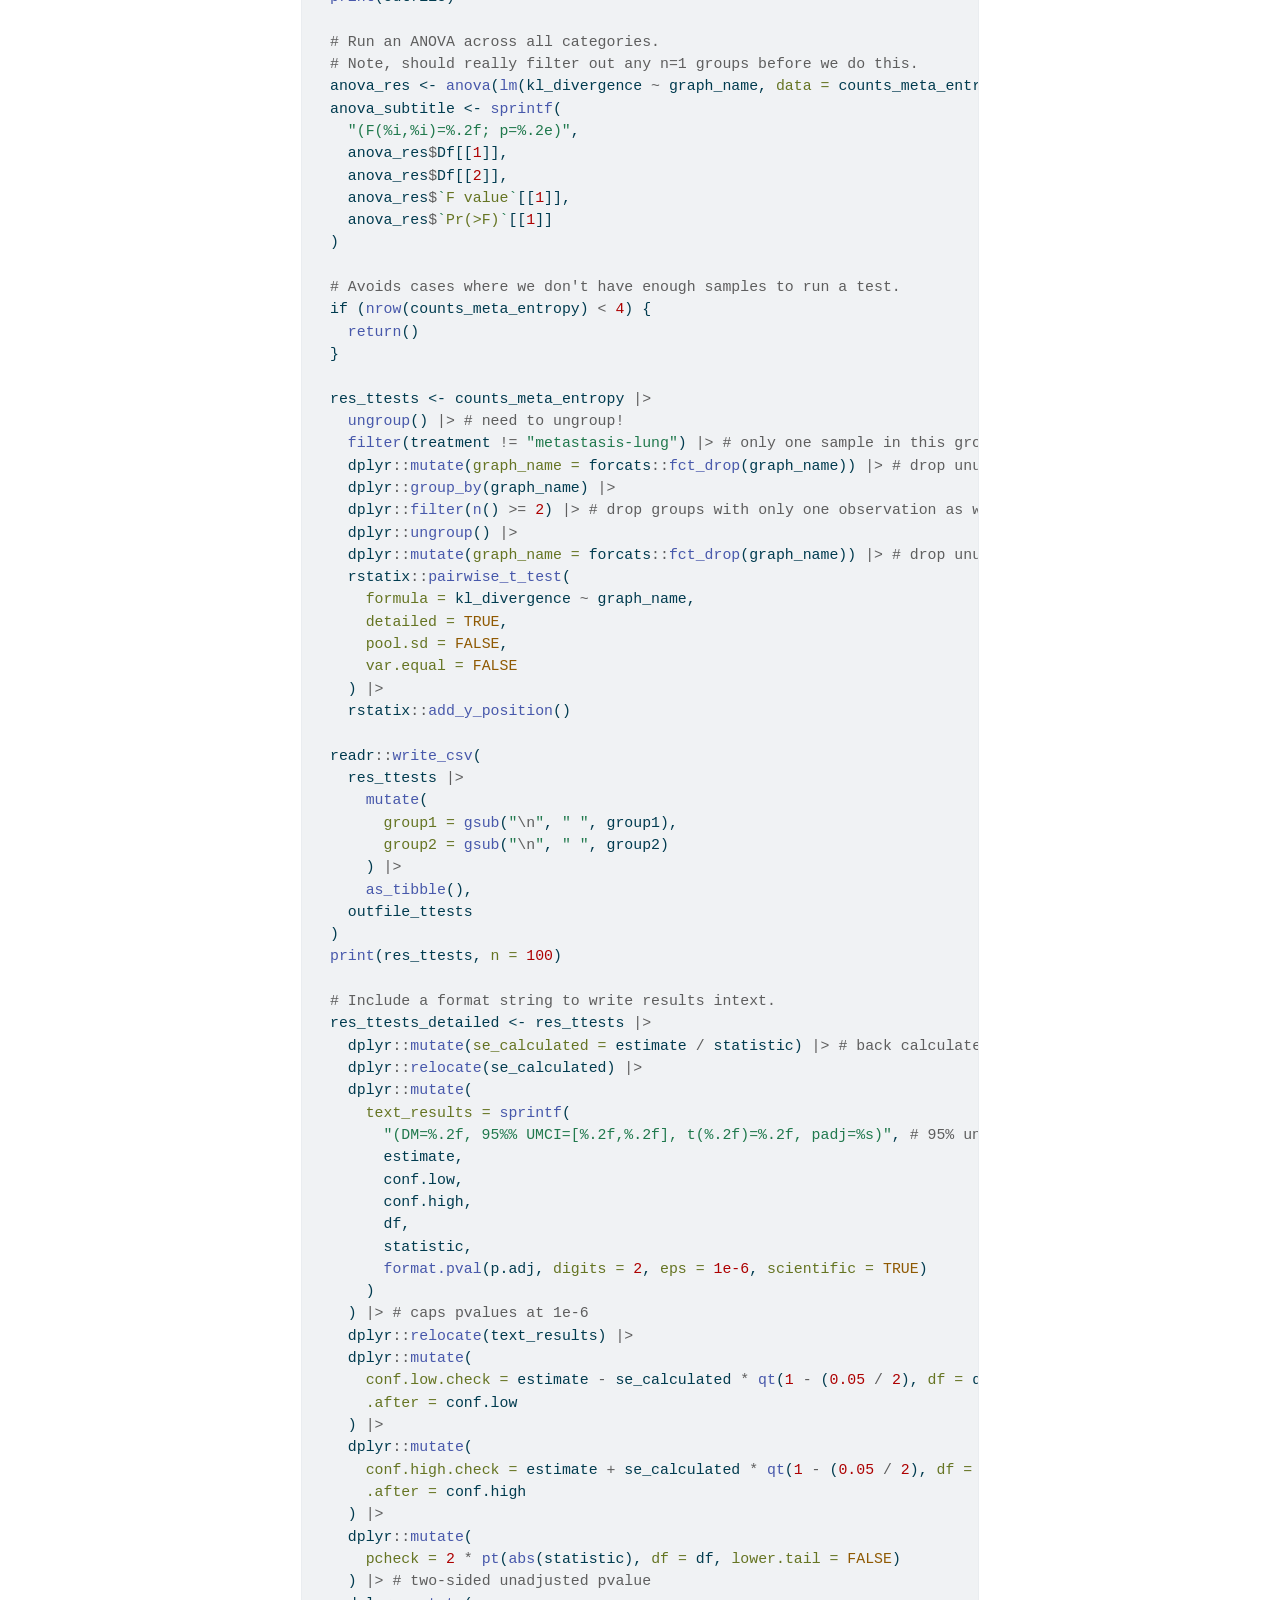
<file: docs/in-vivo-barcode-analyses.html>
<!DOCTYPE html>
<html xmlns="http://www.w3.org/1999/xhtml" lang="en" xml:lang="en"><head>

<meta charset="utf-8">
<meta name="generator" content="quarto-1.4.549">

<meta name="viewport" content="width=device-width, initial-scale=1.0, user-scalable=yes">


<title>Guarducci and Abravanel et al.&nbsp;(2026): Barcoding and scRNAseq Analyses - 3&nbsp; In-vivo barcode analyses</title>
<style>
code{white-space: pre-wrap;}
span.smallcaps{font-variant: small-caps;}
div.columns{display: flex; gap: min(4vw, 1.5em);}
div.column{flex: auto; overflow-x: auto;}
div.hanging-indent{margin-left: 1.5em; text-indent: -1.5em;}
ul.task-list{list-style: none;}
ul.task-list li input[type="checkbox"] {
  width: 0.8em;
  margin: 0 0.8em 0.2em -1em; /* quarto-specific, see https://github.com/quarto-dev/quarto-cli/issues/4556 */ 
  vertical-align: middle;
}
/* CSS for syntax highlighting */
pre > code.sourceCode { white-space: pre; position: relative; }
pre > code.sourceCode > span { line-height: 1.25; }
pre > code.sourceCode > span:empty { height: 1.2em; }
.sourceCode { overflow: visible; }
code.sourceCode > span { color: inherit; text-decoration: inherit; }
div.sourceCode { margin: 1em 0; }
pre.sourceCode { margin: 0; }
@media screen {
div.sourceCode { overflow: auto; }
}
@media print {
pre > code.sourceCode { white-space: pre-wrap; }
pre > code.sourceCode > span { text-indent: -5em; padding-left: 5em; }
}
pre.numberSource code
  { counter-reset: source-line 0; }
pre.numberSource code > span
  { position: relative; left: -4em; counter-increment: source-line; }
pre.numberSource code > span > a:first-child::before
  { content: counter(source-line);
    position: relative; left: -1em; text-align: right; vertical-align: baseline;
    border: none; display: inline-block;
    -webkit-touch-callout: none; -webkit-user-select: none;
    -khtml-user-select: none; -moz-user-select: none;
    -ms-user-select: none; user-select: none;
    padding: 0 4px; width: 4em;
  }
pre.numberSource { margin-left: 3em;  padding-left: 4px; }
div.sourceCode
  {   }
@media screen {
pre > code.sourceCode > span > a:first-child::before { text-decoration: underline; }
}
</style>


<script src="site_libs/quarto-nav/quarto-nav.js"></script>
<script src="site_libs/quarto-nav/headroom.min.js"></script>
<script src="site_libs/clipboard/clipboard.min.js"></script>
<script src="site_libs/quarto-search/autocomplete.umd.js"></script>
<script src="site_libs/quarto-search/fuse.min.js"></script>
<script src="site_libs/quarto-search/quarto-search.js"></script>
<meta name="quarto:offset" content="./">
<link href="./scrnaseq.html" rel="prev">
<script src="site_libs/quarto-html/quarto.js"></script>
<script src="site_libs/quarto-html/popper.min.js"></script>
<script src="site_libs/quarto-html/tippy.umd.min.js"></script>
<script src="site_libs/quarto-html/anchor.min.js"></script>
<link href="site_libs/quarto-html/tippy.css" rel="stylesheet">
<link href="site_libs/quarto-html/quarto-syntax-highlighting.css" rel="stylesheet" id="quarto-text-highlighting-styles">
<script src="site_libs/bootstrap/bootstrap.min.js"></script>
<link href="site_libs/bootstrap/bootstrap-icons.css" rel="stylesheet">
<link href="site_libs/bootstrap/bootstrap.min.css" rel="stylesheet" id="quarto-bootstrap" data-mode="light">
<script id="quarto-search-options" type="application/json">{
  "location": "sidebar",
  "copy-button": false,
  "collapse-after": 3,
  "panel-placement": "start",
  "type": "textbox",
  "limit": 50,
  "keyboard-shortcut": [
    "f",
    "/",
    "s"
  ],
  "show-item-context": false,
  "language": {
    "search-no-results-text": "No results",
    "search-matching-documents-text": "matching documents",
    "search-copy-link-title": "Copy link to search",
    "search-hide-matches-text": "Hide additional matches",
    "search-more-match-text": "more match in this document",
    "search-more-matches-text": "more matches in this document",
    "search-clear-button-title": "Clear",
    "search-text-placeholder": "",
    "search-detached-cancel-button-title": "Cancel",
    "search-submit-button-title": "Submit",
    "search-label": "Search"
  }
}</script>


</head>

<body class="nav-sidebar floating">

<div id="quarto-search-results"></div>
  <header id="quarto-header" class="headroom fixed-top">
  <nav class="quarto-secondary-nav">
    <div class="container-fluid d-flex">
      <button type="button" class="quarto-btn-toggle btn" data-bs-toggle="collapse" data-bs-target=".quarto-sidebar-collapse-item" aria-controls="quarto-sidebar" aria-expanded="false" aria-label="Toggle sidebar navigation" onclick="if (window.quartoToggleHeadroom) { window.quartoToggleHeadroom(); }">
        <i class="bi bi-layout-text-sidebar-reverse"></i>
      </button>
        <nav class="quarto-page-breadcrumbs" aria-label="breadcrumb"><ol class="breadcrumb"><li class="breadcrumb-item"><a href="./in-vivo-barcode-analyses.html"><span class="chapter-number">3</span>&nbsp; <span class="chapter-title">In-vivo barcode analyses</span></a></li></ol></nav>
        <a class="flex-grow-1" role="button" data-bs-toggle="collapse" data-bs-target=".quarto-sidebar-collapse-item" aria-controls="quarto-sidebar" aria-expanded="false" aria-label="Toggle sidebar navigation" onclick="if (window.quartoToggleHeadroom) { window.quartoToggleHeadroom(); }">      
        </a>
      <button type="button" class="btn quarto-search-button" aria-label="" onclick="window.quartoOpenSearch();">
        <i class="bi bi-search"></i>
      </button>
    </div>
  </nav>
</header>
<!-- content -->
<div id="quarto-content" class="quarto-container page-columns page-rows-contents page-layout-article">
<!-- sidebar -->
  <nav id="quarto-sidebar" class="sidebar collapse collapse-horizontal quarto-sidebar-collapse-item sidebar-navigation floating overflow-auto">
    <div class="pt-lg-2 mt-2 text-left sidebar-header">
    <div class="sidebar-title mb-0 py-0">
      <a href="./">Guarducci and Abravanel et al.&nbsp;(2026): Barcoding and scRNAseq Analyses</a> 
    </div>
      </div>
        <div class="mt-2 flex-shrink-0 align-items-center">
        <div class="sidebar-search">
        <div id="quarto-search" class="" title="Search"></div>
        </div>
        </div>
    <div class="sidebar-menu-container"> 
    <ul class="list-unstyled mt-1">
        <li class="sidebar-item">
  <div class="sidebar-item-container"> 
  <a href="./index.html" class="sidebar-item-text sidebar-link">
 <span class="menu-text">Introduction</span></a>
  </div>
</li>
        <li class="sidebar-item">
  <div class="sidebar-item-container"> 
  <a href="./cell-line-barcoding.html" class="sidebar-item-text sidebar-link">
 <span class="menu-text"><span class="chapter-number">1</span>&nbsp; <span class="chapter-title">Cell line barcode analyses</span></span></a>
  </div>
</li>
        <li class="sidebar-item">
  <div class="sidebar-item-container"> 
  <a href="./scrnaseq.html" class="sidebar-item-text sidebar-link">
 <span class="menu-text"><span class="chapter-number">2</span>&nbsp; <span class="chapter-title">scRNA-seq analyses</span></span></a>
  </div>
</li>
        <li class="sidebar-item">
  <div class="sidebar-item-container"> 
  <a href="./in-vivo-barcode-analyses.html" class="sidebar-item-text sidebar-link active">
 <span class="menu-text"><span class="chapter-number">3</span>&nbsp; <span class="chapter-title">In-vivo barcode analyses</span></span></a>
  </div>
</li>
    </ul>
    </div>
</nav>
<div id="quarto-sidebar-glass" class="quarto-sidebar-collapse-item" data-bs-toggle="collapse" data-bs-target=".quarto-sidebar-collapse-item"></div>
<!-- margin-sidebar -->
    <div id="quarto-margin-sidebar" class="sidebar margin-sidebar">
        <nav id="TOC" role="doc-toc" class="toc-active">
    <h2 id="toc-title">Table of contents</h2>
   
  <ul>
  <li><a href="#preliminaries" id="toc-preliminaries" class="nav-link active" data-scroll-target="#preliminaries"><span class="header-section-number">3.1</span> Preliminaries</a>
  <ul>
  <li><a href="#load-in-libraries." id="toc-load-in-libraries." class="nav-link" data-scroll-target="#load-in-libraries."><span class="header-section-number">3.1.1</span> Load in libraries.</a></li>
  <li><a href="#create-output-data-plot-folders." id="toc-create-output-data-plot-folders." class="nav-link" data-scroll-target="#create-output-data-plot-folders."><span class="header-section-number">3.1.2</span> Create output data, plot folders.</a></li>
  <li><a href="#sample-structure-of-formatted-barcode-count-metadata-tables." id="toc-sample-structure-of-formatted-barcode-count-metadata-tables." class="nav-link" data-scroll-target="#sample-structure-of-formatted-barcode-count-metadata-tables."><span class="header-section-number">3.1.3</span> Sample structure of formatted barcode count, metadata tables.</a></li>
  </ul></li>
  <li><a href="#load-in-function-to-calculate-in-vivo-barcode-entropies" id="toc-load-in-function-to-calculate-in-vivo-barcode-entropies" class="nav-link" data-scroll-target="#load-in-function-to-calculate-in-vivo-barcode-entropies"><span class="header-section-number">3.2</span> Load in function to calculate in-vivo barcode entropies</a></li>
  <li><a href="#plot-barcode-entropies-for-in-vivo-local-recurrences-and-respective-primary-early-or-primery-late-tumors-figure-7h." id="toc-plot-barcode-entropies-for-in-vivo-local-recurrences-and-respective-primary-early-or-primery-late-tumors-figure-7h." class="nav-link" data-scroll-target="#plot-barcode-entropies-for-in-vivo-local-recurrences-and-respective-primary-early-or-primery-late-tumors-figure-7h."><span class="header-section-number">3.3</span> Plot barcode entropies for in-vivo local recurrences and respective primary-early or primery-late tumors (Figure 7H).</a></li>
  <li><a href="#load-in-function-to-calculate-and-compare-barcode-entropies-across-in-vivo-samples." id="toc-load-in-function-to-calculate-and-compare-barcode-entropies-across-in-vivo-samples." class="nav-link" data-scroll-target="#load-in-function-to-calculate-and-compare-barcode-entropies-across-in-vivo-samples."><span class="header-section-number">3.4</span> Load in function to calculate and compare barcode entropies across in-vivo samples.</a></li>
  <li><a href="#plot-barcode-entropies-across-in-vivo-samples-figure-7k." id="toc-plot-barcode-entropies-across-in-vivo-samples-figure-7k." class="nav-link" data-scroll-target="#plot-barcode-entropies-across-in-vivo-samples-figure-7k."><span class="header-section-number">3.5</span> Plot barcode entropies across in-vivo samples (Figure 7K).</a></li>
  <li><a href="#load-in-function-to-calculate-and-plot-barcode-overlaps-between-in-vivo-and-cell-line-samples." id="toc-load-in-function-to-calculate-and-plot-barcode-overlaps-between-in-vivo-and-cell-line-samples." class="nav-link" data-scroll-target="#load-in-function-to-calculate-and-plot-barcode-overlaps-between-in-vivo-and-cell-line-samples."><span class="header-section-number">3.6</span> Load in function to calculate and plot barcode overlaps between in-vivo and cell line samples.</a></li>
  <li><a href="#plot-barcode-overlaps-between-in-vivo-and-cell-line-samples-figure-7l-supplementary-figure-s9e." id="toc-plot-barcode-overlaps-between-in-vivo-and-cell-line-samples-figure-7l-supplementary-figure-s9e." class="nav-link" data-scroll-target="#plot-barcode-overlaps-between-in-vivo-and-cell-line-samples-figure-7l-supplementary-figure-s9e."><span class="header-section-number">3.7</span> Plot barcode overlaps between in-vivo and cell line samples (Figure 7L, Supplementary Figure S9E).</a></li>
  <li><a href="#print-session-info." id="toc-print-session-info." class="nav-link" data-scroll-target="#print-session-info."><span class="header-section-number">3.8</span> Print session info.</a></li>
  </ul>
</nav>
    </div>
<!-- main -->
<main class="content" id="quarto-document-content">

<header id="title-block-header" class="quarto-title-block default">
<div class="quarto-title">
<h1 class="title"><span class="chapter-number">3</span>&nbsp; <span class="chapter-title">In-vivo barcode analyses</span></h1>
</div>



<div class="quarto-title-meta">

    
  
    
  </div>
  


</header>


<section id="preliminaries" class="level2" data-number="3.1">
<h2 data-number="3.1" class="anchored" data-anchor-id="preliminaries"><span class="header-section-number">3.1</span> Preliminaries</h2>
<p>Raw barcode count data are listed in Supplementary Tables S2, under the sheet names:</p>
<ul>
<li>Barcodes_libr_&amp;_Parental_Palbo (Parental_3_passage_3_Count)</li>
<li>Barcodes_Parental_Abema</li>
<li>Barcodes_Palbo_study</li>
<li>Barcodes_Abema_study</li>
<li>Barcodes_clones</li>
<li>Barcodes_tumors_&amp;_recurrences</li>
</ul>
<p>In the below code, we read in barcode counts and metadata from tables that compile this same data together into a long-format.</p>
<section id="load-in-libraries." class="level3" data-number="3.1.1">
<h3 data-number="3.1.1" class="anchored" data-anchor-id="load-in-libraries."><span class="header-section-number">3.1.1</span> Load in libraries.</h3>
<div class="cell">
<div class="sourceCode cell-code" id="cb1"><pre class="sourceCode r code-with-copy"><code class="sourceCode r"><span id="cb1-1"><a href="#cb1-1" aria-hidden="true" tabindex="-1"></a><span class="fu">library</span>(tidyverse)</span>
<span id="cb1-2"><a href="#cb1-2" aria-hidden="true" tabindex="-1"></a><span class="fu">library</span>(viridis)</span>
<span id="cb1-3"><a href="#cb1-3" aria-hidden="true" tabindex="-1"></a><span class="fu">library</span>(RColorBrewer)</span>
<span id="cb1-4"><a href="#cb1-4" aria-hidden="true" tabindex="-1"></a><span class="fu">library</span>(ggpubr)</span>
<span id="cb1-5"><a href="#cb1-5" aria-hidden="true" tabindex="-1"></a><span class="fu">library</span>(rstatix)</span>
<span id="cb1-6"><a href="#cb1-6" aria-hidden="true" tabindex="-1"></a><span class="fu">library</span>(philentropy)</span></code><button title="Copy to Clipboard" class="code-copy-button"><i class="bi"></i></button></pre></div>
</div>
</section>
<section id="create-output-data-plot-folders." class="level3" data-number="3.1.2">
<h3 data-number="3.1.2" class="anchored" data-anchor-id="create-output-data-plot-folders."><span class="header-section-number">3.1.2</span> Create output data, plot folders.</h3>
<div class="cell">
<div class="sourceCode cell-code" id="cb2"><pre class="sourceCode r code-with-copy"><code class="sourceCode r"><span id="cb2-1"><a href="#cb2-1" aria-hidden="true" tabindex="-1"></a><span class="fu">dir.create</span>(<span class="st">"data/raw/03-in-vivo-barcoding"</span>, <span class="at">recursive =</span> <span class="cn">TRUE</span>) <span class="co"># input files</span></span>
<span id="cb2-2"><a href="#cb2-2" aria-hidden="true" tabindex="-1"></a><span class="fu">dir.create</span>(<span class="st">"data/processed/03-in-vivo-barcoding"</span>, <span class="at">recursive =</span> <span class="cn">TRUE</span>) <span class="co"># output data, plots</span></span></code><button title="Copy to Clipboard" class="code-copy-button"><i class="bi"></i></button></pre></div>
</div>
</section>
<section id="sample-structure-of-formatted-barcode-count-metadata-tables." class="level3" data-number="3.1.3">
<h3 data-number="3.1.3" class="anchored" data-anchor-id="sample-structure-of-formatted-barcode-count-metadata-tables."><span class="header-section-number">3.1.3</span> Sample structure of formatted barcode count, metadata tables.</h3>
<div class="cell">
<div class="sourceCode cell-code" id="cb3"><pre class="sourceCode r code-with-copy"><code class="sourceCode r"><span id="cb3-1"><a href="#cb3-1" aria-hidden="true" tabindex="-1"></a><span class="fu">print</span>(<span class="fu">str</span>(readr<span class="sc">::</span><span class="fu">read_tsv</span>(<span class="st">"data/raw/01-barcoding/bct-counts_abema-gradual.tsv"</span>)))</span></code><button title="Copy to Clipboard" class="code-copy-button"><i class="bi"></i></button></pre></div>
<div class="cell-output cell-output-stdout">
<pre><code>spc_tbl_ [744,265 × 5] (S3: spec_tbl_df/tbl_df/tbl/data.frame)
 $ filename   : chr [1:744265] "20200226_Basal_P10_CG7902_S1_R1_001.barcode.txt" "20200226_Basal_P10_CG7902_S1_R1_001.barcode.txt" "20200226_Basal_P10_CG7902_S1_R1_001.barcode.txt" "20200226_Basal_P10_CG7902_S1_R1_001.barcode.txt" ...
 $ sample_name: chr [1:744265] "20200226_Basal_P10_CG7902_S1_R1_001" "20200226_Basal_P10_CG7902_S1_R1_001" "20200226_Basal_P10_CG7902_S1_R1_001" "20200226_Basal_P10_CG7902_S1_R1_001" ...
 $ barcode    : chr [1:744265] "TCACTGAGTGTGACAGTGTCACAGACAGAG" "TGTCTCTGTGACAGTGTGTGACTGTGTGTC" "AGTGTGTGTGAGTCAGTGAGTGTGACAGAG" "AGAGTCAGAGTGTGAGTCAGACAGTGACTG" ...
 $ count      : num [1:744265] 169170 107713 79455 76469 65691 ...
 $ fraction   : num [1:744265] 0.00543 0.00346 0.00255 0.00245 0.00211 ...
 - attr(*, "spec")=
  .. cols(
  ..   filename = col_character(),
  ..   sample_name = col_character(),
  ..   barcode = col_character(),
  ..   count = col_double(),
  ..   fraction = col_double()
  .. )
 - attr(*, "problems")=&lt;externalptr&gt; 
NULL</code></pre>
</div>
<div class="sourceCode cell-code" id="cb5"><pre class="sourceCode r code-with-copy"><code class="sourceCode r"><span id="cb5-1"><a href="#cb5-1" aria-hidden="true" tabindex="-1"></a><span class="fu">print</span>(<span class="fu">str</span>(readr<span class="sc">::</span><span class="fu">read_tsv</span>(<span class="st">"data/raw/01-barcoding/bct-metadata_abema-gradual.tsv"</span>)))</span></code><button title="Copy to Clipboard" class="code-copy-button"><i class="bi"></i></button></pre></div>
<div class="cell-output cell-output-stdout">
<pre><code>spc_tbl_ [37 × 8] (S3: spec_tbl_df/tbl_df/tbl/data.frame)
 $ sample_name : chr [1:37] "20200226_Basal_P10_CG7902_S1_R1_001" "20210921_DOX_DMSO_p14_1_CG9329_S4_R1_001" "20210921_DOX_DMSO_p14_2_CG9329_S5_R1_001" "20210921_DOX_DMSO_p14_3_CG9329_S6_R1_001" ...
 $ condition   : chr [1:37] "Parental" "DOX" "DOX" "DOX" ...
 $ treatment   : chr [1:37] "Parental" "DMSO" "DMSO" "DMSO" ...
 $ passage     : chr [1:37] "p10" "p14" "p14" "p14" ...
 $ dose        : chr [1:37] "/" "/" "/" "/" ...
 $ timepoint   : chr [1:37] "Parental" "Early" "Early" "Early" ...
 $ replicate_id: num [1:37] 1 1 2 3 1 2 3 1 2 3 ...
 $ experiment  : chr [1:37] "abema-gradual" "abema-gradual" "abema-gradual" "abema-gradual" ...
 - attr(*, "spec")=
  .. cols(
  ..   sample_name = col_character(),
  ..   condition = col_character(),
  ..   treatment = col_character(),
  ..   passage = col_character(),
  ..   dose = col_character(),
  ..   timepoint = col_character(),
  ..   replicate_id = col_double(),
  ..   experiment = col_character()
  .. )
 - attr(*, "problems")=&lt;externalptr&gt; 
NULL</code></pre>
</div>
<div class="sourceCode cell-code" id="cb7"><pre class="sourceCode r code-with-copy"><code class="sourceCode r"><span id="cb7-1"><a href="#cb7-1" aria-hidden="true" tabindex="-1"></a><span class="fu">print</span>(<span class="fu">str</span>(readr<span class="sc">::</span><span class="fu">read_tsv</span>(<span class="st">"data/raw/01-barcoding/bct-counts_abema-gradual.tsv"</span>)))</span></code><button title="Copy to Clipboard" class="code-copy-button"><i class="bi"></i></button></pre></div>
<div class="cell-output cell-output-stdout">
<pre><code>spc_tbl_ [744,265 × 5] (S3: spec_tbl_df/tbl_df/tbl/data.frame)
 $ filename   : chr [1:744265] "20200226_Basal_P10_CG7902_S1_R1_001.barcode.txt" "20200226_Basal_P10_CG7902_S1_R1_001.barcode.txt" "20200226_Basal_P10_CG7902_S1_R1_001.barcode.txt" "20200226_Basal_P10_CG7902_S1_R1_001.barcode.txt" ...
 $ sample_name: chr [1:744265] "20200226_Basal_P10_CG7902_S1_R1_001" "20200226_Basal_P10_CG7902_S1_R1_001" "20200226_Basal_P10_CG7902_S1_R1_001" "20200226_Basal_P10_CG7902_S1_R1_001" ...
 $ barcode    : chr [1:744265] "TCACTGAGTGTGACAGTGTCACAGACAGAG" "TGTCTCTGTGACAGTGTGTGACTGTGTGTC" "AGTGTGTGTGAGTCAGTGAGTGTGACAGAG" "AGAGTCAGAGTGTGAGTCAGACAGTGACTG" ...
 $ count      : num [1:744265] 169170 107713 79455 76469 65691 ...
 $ fraction   : num [1:744265] 0.00543 0.00346 0.00255 0.00245 0.00211 ...
 - attr(*, "spec")=
  .. cols(
  ..   filename = col_character(),
  ..   sample_name = col_character(),
  ..   barcode = col_character(),
  ..   count = col_double(),
  ..   fraction = col_double()
  .. )
 - attr(*, "problems")=&lt;externalptr&gt; 
NULL</code></pre>
</div>
<div class="sourceCode cell-code" id="cb9"><pre class="sourceCode r code-with-copy"><code class="sourceCode r"><span id="cb9-1"><a href="#cb9-1" aria-hidden="true" tabindex="-1"></a><span class="fu">print</span>(<span class="fu">str</span>(readr<span class="sc">::</span><span class="fu">read_tsv</span>(<span class="st">"data/raw/01-barcoding/bct-metadata_abema-gradual.tsv"</span>)))</span></code><button title="Copy to Clipboard" class="code-copy-button"><i class="bi"></i></button></pre></div>
<div class="cell-output cell-output-stdout">
<pre><code>spc_tbl_ [37 × 8] (S3: spec_tbl_df/tbl_df/tbl/data.frame)
 $ sample_name : chr [1:37] "20200226_Basal_P10_CG7902_S1_R1_001" "20210921_DOX_DMSO_p14_1_CG9329_S4_R1_001" "20210921_DOX_DMSO_p14_2_CG9329_S5_R1_001" "20210921_DOX_DMSO_p14_3_CG9329_S6_R1_001" ...
 $ condition   : chr [1:37] "Parental" "DOX" "DOX" "DOX" ...
 $ treatment   : chr [1:37] "Parental" "DMSO" "DMSO" "DMSO" ...
 $ passage     : chr [1:37] "p10" "p14" "p14" "p14" ...
 $ dose        : chr [1:37] "/" "/" "/" "/" ...
 $ timepoint   : chr [1:37] "Parental" "Early" "Early" "Early" ...
 $ replicate_id: num [1:37] 1 1 2 3 1 2 3 1 2 3 ...
 $ experiment  : chr [1:37] "abema-gradual" "abema-gradual" "abema-gradual" "abema-gradual" ...
 - attr(*, "spec")=
  .. cols(
  ..   sample_name = col_character(),
  ..   condition = col_character(),
  ..   treatment = col_character(),
  ..   passage = col_character(),
  ..   dose = col_character(),
  ..   timepoint = col_character(),
  ..   replicate_id = col_double(),
  ..   experiment = col_character()
  .. )
 - attr(*, "problems")=&lt;externalptr&gt; 
NULL</code></pre>
</div>
<div class="sourceCode cell-code" id="cb11"><pre class="sourceCode r code-with-copy"><code class="sourceCode r"><span id="cb11-1"><a href="#cb11-1" aria-hidden="true" tabindex="-1"></a><span class="fu">print</span>(<span class="fu">str</span>(readr<span class="sc">::</span><span class="fu">read_tsv</span>(<span class="st">"data/raw/03-in-vivo-barcoding/bct-counts_mice-met-18.tsv"</span>)))</span></code><button title="Copy to Clipboard" class="code-copy-button"><i class="bi"></i></button></pre></div>
<div class="cell-output cell-output-stdout">
<pre><code>spc_tbl_ [825,204 × 5] (S3: spec_tbl_df/tbl_df/tbl/data.frame)
 $ filename   : chr [1:825204] "20180928_816_P-E_1_CG6099_S1_R1_001.barcode.txt" "20180928_816_P-E_1_CG6099_S1_R1_001.barcode.txt" "20180928_816_P-E_1_CG6099_S1_R1_001.barcode.txt" "20180928_816_P-E_1_CG6099_S1_R1_001.barcode.txt" ...
 $ sample_name: chr [1:825204] "20180928_816_P-E_1_CG6099_S1_R1_001" "20180928_816_P-E_1_CG6099_S1_R1_001" "20180928_816_P-E_1_CG6099_S1_R1_001" "20180928_816_P-E_1_CG6099_S1_R1_001" ...
 $ barcode    : chr [1:825204] "TCACTGAGTGTGACAGTGTCACAGACAGAG" "AGTGACTGACACTGAGAGACAGTGAGTGTG" "AGAGTCAGAGTGTGAGTCAGACAGTGACTG" "ACAGAGAGACTGTGAGAGAGACAGAGTCTG" ...
 $ count      : num [1:825204] 40768 31070 27888 22332 19723 ...
 $ fraction   : num [1:825204] 0.001813 0.001381 0.00124 0.000993 0.000877 ...
 - attr(*, "spec")=
  .. cols(
  ..   filename = col_character(),
  ..   sample_name = col_character(),
  ..   barcode = col_character(),
  ..   count = col_double(),
  ..   fraction = col_double()
  .. )
 - attr(*, "problems")=&lt;externalptr&gt; 
NULL</code></pre>
</div>
<div class="sourceCode cell-code" id="cb13"><pre class="sourceCode r code-with-copy"><code class="sourceCode r"><span id="cb13-1"><a href="#cb13-1" aria-hidden="true" tabindex="-1"></a><span class="fu">print</span>(<span class="fu">str</span>(readr<span class="sc">::</span><span class="fu">read_tsv</span>(<span class="st">"data/raw/03-in-vivo-barcoding/bct-metadata_mice-met-18.tsv"</span>)))</span></code><button title="Copy to Clipboard" class="code-copy-button"><i class="bi"></i></button></pre></div>
<div class="cell-output cell-output-stdout">
<pre><code>spc_tbl_ [37 × 9] (S3: spec_tbl_df/tbl_df/tbl/data.frame)
 $ filename      : chr [1:37] "20180928_816_P-E_1_CG6099_S1_R1_001.barcode.txt" "20180928_816_P-E_2_CG6099_S4_R1_001.barcode.txt" "20180928_818_P-E_1_CG6099_S2_R1_001.barcode.txt" "20180928_818_P-E_2_CG6099_S5_R1_001.barcode.txt" ...
 $ condition     : chr [1:37] "DOX" "DOX" "DOX" "DOX" ...
 $ timepoint     : chr [1:37] "early" "early" "early" "early" ...
 $ tumor_type    : chr [1:37] "primary" "primary" "primary" "primary" ...
 $ biorepl_id    : chr [1:37] "816_P-E_1" "816_P-E_2" "818_P-E_1" "818_P-E_2" ...
 $ sample_name   : chr [1:37] "20180928_816_P-E_1_CG6099_S1_R1_001" "20180928_816_P-E_2_CG6099_S4_R1_001" "20180928_818_P-E_1_CG6099_S2_R1_001" "20180928_818_P-E_2_CG6099_S5_R1_001" ...
 $ biorepl_number: num [1:37] 1 2 1 2 1 2 1 1 1 1 ...
 $ mouse_id      : num [1:37] 816 816 818 818 823 823 813 814 815 817 ...
 $ experiment    : chr [1:37] "mice-met-18" "mice-met-18" "mice-met-18" "mice-met-18" ...
 - attr(*, "spec")=
  .. cols(
  ..   filename = col_character(),
  ..   condition = col_character(),
  ..   timepoint = col_character(),
  ..   tumor_type = col_character(),
  ..   biorepl_id = col_character(),
  ..   sample_name = col_character(),
  ..   biorepl_number = col_double(),
  ..   mouse_id = col_double(),
  ..   experiment = col_character()
  .. )
 - attr(*, "problems")=&lt;externalptr&gt; 
NULL</code></pre>
</div>
</div>
</section>
</section>
<section id="load-in-function-to-calculate-in-vivo-barcode-entropies" class="level2" data-number="3.2">
<h2 data-number="3.2" class="anchored" data-anchor-id="load-in-function-to-calculate-in-vivo-barcode-entropies"><span class="header-section-number">3.2</span> Load in function to calculate in-vivo barcode entropies</h2>
<div class="cell">
<div class="sourceCode cell-code" id="cb15"><pre class="sourceCode r code-with-copy"><code class="sourceCode r"><span id="cb15-1"><a href="#cb15-1" aria-hidden="true" tabindex="-1"></a><span class="co">#' Plot normalized KL divergences of barcode fraction distributions against a</span></span>
<span id="cb15-2"><a href="#cb15-2" aria-hidden="true" tabindex="-1"></a><span class="co">#' discrete uniform normal for the specified mouse samples separately.</span></span>
<span id="cb15-3"><a href="#cb15-3" aria-hidden="true" tabindex="-1"></a><span class="co">#'</span></span>
<span id="cb15-4"><a href="#cb15-4" aria-hidden="true" tabindex="-1"></a><span class="co">#' Uses normalized natural log KL divergences as D_{KL}(P||Q) / log(|P|) where P</span></span>
<span id="cb15-5"><a href="#cb15-5" aria-hidden="true" tabindex="-1"></a><span class="co">#' is the sample barcode fraction distribution and Q is the discrete uniform</span></span>
<span id="cb15-6"><a href="#cb15-6" aria-hidden="true" tabindex="-1"></a><span class="co">#' distribution over the same number of total barcodes using philentropy::KL,</span></span>
<span id="cb15-7"><a href="#cb15-7" aria-hidden="true" tabindex="-1"></a><span class="co">#' and |P| is the total number of discrete atoms in the discrete distributions P, Q.</span></span>
<span id="cb15-8"><a href="#cb15-8" aria-hidden="true" tabindex="-1"></a><span class="co">#'</span></span>
<span id="cb15-9"><a href="#cb15-9" aria-hidden="true" tabindex="-1"></a><span class="co">#' Note, normalized KL divergences are used here instead of Shannon entropies.</span></span>
<span id="cb15-10"><a href="#cb15-10" aria-hidden="true" tabindex="-1"></a><span class="co">#'</span></span>
<span id="cb15-11"><a href="#cb15-11" aria-hidden="true" tabindex="-1"></a><span class="co">#' @param infile_counts Path to tsv of long-format barcode counts.</span></span>
<span id="cb15-12"><a href="#cb15-12" aria-hidden="true" tabindex="-1"></a><span class="co">#' @param infile_meta Path to tsv of long-format barcode metadata.</span></span>
<span id="cb15-13"><a href="#cb15-13" aria-hidden="true" tabindex="-1"></a><span class="co">#' @param filter_treatment Vector of treatments to filter samples to. Some of </span></span>
<span id="cb15-14"><a href="#cb15-14" aria-hidden="true" tabindex="-1"></a><span class="co">#' c("primary-early", "primary-late", "recurrent", "metastasis-lung",</span></span>
<span id="cb15-15"><a href="#cb15-15" aria-hidden="true" tabindex="-1"></a><span class="co">#' "metastasis-spleen", "metastasis-liver"). Keeps all if NULL.</span></span>
<span id="cb15-16"><a href="#cb15-16" aria-hidden="true" tabindex="-1"></a><span class="co">#' @param filter_mouse_id Vector of mouse IDs to filter to. Keeps all if NULL.</span></span>
<span id="cb15-17"><a href="#cb15-17" aria-hidden="true" tabindex="-1"></a><span class="co">#' @param include_palbo_gradual_dmso_only Logical. Include the Vehicle sample </span></span>
<span id="cb15-18"><a href="#cb15-18" aria-hidden="true" tabindex="-1"></a><span class="co">#' from the palbo-gradual experiment only?</span></span>
<span id="cb15-19"><a href="#cb15-19" aria-hidden="true" tabindex="-1"></a><span class="co">#' @param padj.signif.stars Logical. Plot significance stars?</span></span>
<span id="cb15-20"><a href="#cb15-20" aria-hidden="true" tabindex="-1"></a><span class="co">#' @param freq_thresh Minimum frequency threshold (0-1) to filter out low-frequency barcodes.</span></span>
<span id="cb15-21"><a href="#cb15-21" aria-hidden="true" tabindex="-1"></a><span class="co">#' @param width Plot width (in).</span></span>
<span id="cb15-22"><a href="#cb15-22" aria-hidden="true" tabindex="-1"></a><span class="co">#' @param height Plot height (in).</span></span>
<span id="cb15-23"><a href="#cb15-23" aria-hidden="true" tabindex="-1"></a><span class="co">#' @param data_dir Processed data directory.</span></span>
<span id="cb15-24"><a href="#cb15-24" aria-hidden="true" tabindex="-1"></a><span class="co">#' @param output_dir Processed output directory.</span></span>
<span id="cb15-25"><a href="#cb15-25" aria-hidden="true" tabindex="-1"></a>plot_barcode_fraction_KL_divergences_against_discrete_uniform_mouse_met_18_separate_samples <span class="ot">&lt;-</span> <span class="cf">function</span>(</span>
<span id="cb15-26"><a href="#cb15-26" aria-hidden="true" tabindex="-1"></a>  infile_counts,</span>
<span id="cb15-27"><a href="#cb15-27" aria-hidden="true" tabindex="-1"></a>  infile_meta,</span>
<span id="cb15-28"><a href="#cb15-28" aria-hidden="true" tabindex="-1"></a>  <span class="at">filter_treatment =</span> <span class="fu">c</span>(</span>
<span id="cb15-29"><a href="#cb15-29" aria-hidden="true" tabindex="-1"></a>    <span class="st">"primary-early"</span>,</span>
<span id="cb15-30"><a href="#cb15-30" aria-hidden="true" tabindex="-1"></a>    <span class="st">"primary-late"</span>,</span>
<span id="cb15-31"><a href="#cb15-31" aria-hidden="true" tabindex="-1"></a>    <span class="st">"recurrent"</span>,</span>
<span id="cb15-32"><a href="#cb15-32" aria-hidden="true" tabindex="-1"></a>    <span class="st">"metastasis-lung"</span>,</span>
<span id="cb15-33"><a href="#cb15-33" aria-hidden="true" tabindex="-1"></a>    <span class="st">"metastasis-spleen"</span>,</span>
<span id="cb15-34"><a href="#cb15-34" aria-hidden="true" tabindex="-1"></a>    <span class="st">"metastasis-liver"</span></span>
<span id="cb15-35"><a href="#cb15-35" aria-hidden="true" tabindex="-1"></a>  ),</span>
<span id="cb15-36"><a href="#cb15-36" aria-hidden="true" tabindex="-1"></a>  <span class="at">filter_mouse_id =</span> <span class="cn">NULL</span>,</span>
<span id="cb15-37"><a href="#cb15-37" aria-hidden="true" tabindex="-1"></a>  <span class="at">include_palbo_gradual_dmso_only =</span> <span class="cn">FALSE</span>,</span>
<span id="cb15-38"><a href="#cb15-38" aria-hidden="true" tabindex="-1"></a>  <span class="co"># padj.signif.stars = FALSE,</span></span>
<span id="cb15-39"><a href="#cb15-39" aria-hidden="true" tabindex="-1"></a>  <span class="at">freq_thresh =</span> <span class="cn">NULL</span>,</span>
<span id="cb15-40"><a href="#cb15-40" aria-hidden="true" tabindex="-1"></a>  <span class="at">width =</span> <span class="dv">7</span>,</span>
<span id="cb15-41"><a href="#cb15-41" aria-hidden="true" tabindex="-1"></a>  <span class="at">height =</span> <span class="dv">5</span>,</span>
<span id="cb15-42"><a href="#cb15-42" aria-hidden="true" tabindex="-1"></a>  <span class="at">data_dir =</span> <span class="st">"data/processed/03-in-vivo-barcoding"</span>,</span>
<span id="cb15-43"><a href="#cb15-43" aria-hidden="true" tabindex="-1"></a>  <span class="at">output_dir =</span> <span class="st">"data/processed/03-in-vivo-barcoding"</span></span>
<span id="cb15-44"><a href="#cb15-44" aria-hidden="true" tabindex="-1"></a>) {</span>
<span id="cb15-45"><a href="#cb15-45" aria-hidden="true" tabindex="-1"></a>  counts <span class="ot">&lt;-</span> purrr<span class="sc">::</span><span class="fu">map_dfr</span>(</span>
<span id="cb15-46"><a href="#cb15-46" aria-hidden="true" tabindex="-1"></a>    infile_counts,</span>
<span id="cb15-47"><a href="#cb15-47" aria-hidden="true" tabindex="-1"></a>    readr<span class="sc">::</span>read_tsv,</span>
<span id="cb15-48"><a href="#cb15-48" aria-hidden="true" tabindex="-1"></a>    <span class="at">show_col_types =</span> <span class="cn">FALSE</span></span>
<span id="cb15-49"><a href="#cb15-49" aria-hidden="true" tabindex="-1"></a>  )</span>
<span id="cb15-50"><a href="#cb15-50" aria-hidden="true" tabindex="-1"></a>  meta <span class="ot">&lt;-</span> purrr<span class="sc">::</span><span class="fu">map_dfr</span>(</span>
<span id="cb15-51"><a href="#cb15-51" aria-hidden="true" tabindex="-1"></a>    infile_meta,</span>
<span id="cb15-52"><a href="#cb15-52" aria-hidden="true" tabindex="-1"></a>    readr<span class="sc">::</span>read_tsv,</span>
<span id="cb15-53"><a href="#cb15-53" aria-hidden="true" tabindex="-1"></a>    <span class="at">show_col_types =</span> <span class="cn">FALSE</span></span>
<span id="cb15-54"><a href="#cb15-54" aria-hidden="true" tabindex="-1"></a>  ) <span class="sc">%&gt;%</span></span>
<span id="cb15-55"><a href="#cb15-55" aria-hidden="true" tabindex="-1"></a>    dplyr<span class="sc">::</span><span class="fu">mutate</span>(</span>
<span id="cb15-56"><a href="#cb15-56" aria-hidden="true" tabindex="-1"></a>      <span class="at">treatment =</span> dplyr<span class="sc">::</span><span class="fu">case_when</span>(</span>
<span id="cb15-57"><a href="#cb15-57" aria-hidden="true" tabindex="-1"></a>        timepoint <span class="sc">==</span> <span class="st">"early"</span> <span class="sc">&amp;</span> tumor_type <span class="sc">==</span> <span class="st">"primary"</span> <span class="sc">~</span> <span class="st">"primary-early"</span>,</span>
<span id="cb15-58"><a href="#cb15-58" aria-hidden="true" tabindex="-1"></a>        timepoint <span class="sc">==</span> <span class="st">"late"</span> <span class="sc">&amp;</span> tumor_type <span class="sc">==</span> <span class="st">"primary"</span> <span class="sc">~</span> <span class="st">"primary-late"</span>,</span>
<span id="cb15-59"><a href="#cb15-59" aria-hidden="true" tabindex="-1"></a>        tumor_type <span class="sc">==</span> <span class="st">"recurrent"</span> <span class="sc">~</span> <span class="st">"recurrent"</span>,</span>
<span id="cb15-60"><a href="#cb15-60" aria-hidden="true" tabindex="-1"></a>        tumor_type <span class="sc">==</span> <span class="st">"metastasis"</span> <span class="sc">&amp;</span></span>
<span id="cb15-61"><a href="#cb15-61" aria-hidden="true" tabindex="-1"></a>          <span class="fu">grepl</span>(<span class="st">"lung"</span>, biorepl_id) <span class="sc">~</span> <span class="st">"metastasis-lung"</span>,</span>
<span id="cb15-62"><a href="#cb15-62" aria-hidden="true" tabindex="-1"></a>        tumor_type <span class="sc">==</span> <span class="st">"metastasis"</span> <span class="sc">&amp;</span></span>
<span id="cb15-63"><a href="#cb15-63" aria-hidden="true" tabindex="-1"></a>          <span class="fu">grepl</span>(<span class="st">"spleen"</span>, biorepl_id) <span class="sc">~</span> <span class="st">"metastasis-spleen"</span>,</span>
<span id="cb15-64"><a href="#cb15-64" aria-hidden="true" tabindex="-1"></a>        tumor_type <span class="sc">==</span> <span class="st">"metastasis"</span> <span class="sc">&amp;</span></span>
<span id="cb15-65"><a href="#cb15-65" aria-hidden="true" tabindex="-1"></a>          <span class="fu">grepl</span>(<span class="st">"liver"</span>, biorepl_id) <span class="sc">~</span> <span class="st">"metastasis-liver"</span></span>
<span id="cb15-66"><a href="#cb15-66" aria-hidden="true" tabindex="-1"></a>      )</span>
<span id="cb15-67"><a href="#cb15-67" aria-hidden="true" tabindex="-1"></a>    ) <span class="sc">|&gt;</span></span>
<span id="cb15-68"><a href="#cb15-68" aria-hidden="true" tabindex="-1"></a>    dplyr<span class="sc">::</span><span class="fu">mutate</span>(</span>
<span id="cb15-69"><a href="#cb15-69" aria-hidden="true" tabindex="-1"></a>      <span class="at">treatment =</span> <span class="fu">factor</span>(</span>
<span id="cb15-70"><a href="#cb15-70" aria-hidden="true" tabindex="-1"></a>        treatment,</span>
<span id="cb15-71"><a href="#cb15-71" aria-hidden="true" tabindex="-1"></a>        <span class="at">levels =</span> <span class="fu">c</span>(</span>
<span id="cb15-72"><a href="#cb15-72" aria-hidden="true" tabindex="-1"></a>          <span class="st">"primary-early"</span>,</span>
<span id="cb15-73"><a href="#cb15-73" aria-hidden="true" tabindex="-1"></a>          <span class="st">"primary-late"</span>,</span>
<span id="cb15-74"><a href="#cb15-74" aria-hidden="true" tabindex="-1"></a>          <span class="st">"recurrent"</span>,</span>
<span id="cb15-75"><a href="#cb15-75" aria-hidden="true" tabindex="-1"></a>          <span class="st">"metastasis-lung"</span>,</span>
<span id="cb15-76"><a href="#cb15-76" aria-hidden="true" tabindex="-1"></a>          <span class="st">"metastasis-spleen"</span>,</span>
<span id="cb15-77"><a href="#cb15-77" aria-hidden="true" tabindex="-1"></a>          <span class="st">"metastasis-liver"</span></span>
<span id="cb15-78"><a href="#cb15-78" aria-hidden="true" tabindex="-1"></a>        )</span>
<span id="cb15-79"><a href="#cb15-79" aria-hidden="true" tabindex="-1"></a>      )</span>
<span id="cb15-80"><a href="#cb15-80" aria-hidden="true" tabindex="-1"></a>    ) <span class="sc">|&gt;</span></span>
<span id="cb15-81"><a href="#cb15-81" aria-hidden="true" tabindex="-1"></a>    dplyr<span class="sc">::</span><span class="fu">mutate</span>(<span class="at">graph_name =</span> treatment) <span class="sc">|&gt;</span></span>
<span id="cb15-82"><a href="#cb15-82" aria-hidden="true" tabindex="-1"></a>    dplyr<span class="sc">::</span><span class="fu">mutate</span>(<span class="at">graph_color =</span> treatment)</span>
<span id="cb15-83"><a href="#cb15-83" aria-hidden="true" tabindex="-1"></a>  expt <span class="ot">&lt;-</span> <span class="fu">gsub</span>(<span class="st">".*bct-metadata_(.*)</span><span class="sc">\\</span><span class="st">.tsv"</span>, <span class="st">"</span><span class="sc">\\</span><span class="st">1"</span>, infile_meta)</span>
<span id="cb15-84"><a href="#cb15-84" aria-hidden="true" tabindex="-1"></a></span>
<span id="cb15-85"><a href="#cb15-85" aria-hidden="true" tabindex="-1"></a>  meta <span class="ot">&lt;-</span> meta <span class="sc">%&gt;%</span></span>
<span id="cb15-86"><a href="#cb15-86" aria-hidden="true" tabindex="-1"></a>    dplyr<span class="sc">::</span><span class="fu">mutate</span>(<span class="at">graph_color =</span> <span class="fu">fct_drop</span>(graph_color))</span>
<span id="cb15-87"><a href="#cb15-87" aria-hidden="true" tabindex="-1"></a></span>
<span id="cb15-88"><a href="#cb15-88" aria-hidden="true" tabindex="-1"></a>  <span class="cf">if</span> (<span class="sc">!</span><span class="fu">is.null</span>(filter_treatment)) {</span>
<span id="cb15-89"><a href="#cb15-89" aria-hidden="true" tabindex="-1"></a>    meta <span class="ot">&lt;-</span> meta <span class="sc">|&gt;</span> dplyr<span class="sc">::</span><span class="fu">filter</span>(treatment <span class="sc">%in%</span> filter_treatment)</span>
<span id="cb15-90"><a href="#cb15-90" aria-hidden="true" tabindex="-1"></a>  }</span>
<span id="cb15-91"><a href="#cb15-91" aria-hidden="true" tabindex="-1"></a>  <span class="cf">if</span> (<span class="sc">!</span><span class="fu">is.null</span>(filter_mouse_id)) {</span>
<span id="cb15-92"><a href="#cb15-92" aria-hidden="true" tabindex="-1"></a>    meta <span class="ot">&lt;-</span> meta <span class="sc">|&gt;</span> dplyr<span class="sc">::</span><span class="fu">filter</span>(mouse_id <span class="sc">%in%</span> filter_mouse_id)</span>
<span id="cb15-93"><a href="#cb15-93" aria-hidden="true" tabindex="-1"></a>  }</span>
<span id="cb15-94"><a href="#cb15-94" aria-hidden="true" tabindex="-1"></a></span>
<span id="cb15-95"><a href="#cb15-95" aria-hidden="true" tabindex="-1"></a>  counts_meta <span class="ot">&lt;-</span> counts <span class="sc">%&gt;%</span></span>
<span id="cb15-96"><a href="#cb15-96" aria-hidden="true" tabindex="-1"></a>    dplyr<span class="sc">::</span><span class="fu">inner_join</span>(meta, <span class="at">by =</span> <span class="st">"sample_name"</span>) <span class="sc">%&gt;%</span></span>
<span id="cb15-97"><a href="#cb15-97" aria-hidden="true" tabindex="-1"></a>    dplyr<span class="sc">::</span><span class="fu">select</span>(<span class="sc">-</span>fraction) <span class="sc">%&gt;%</span> <span class="co"># drop existing fraction and recalculate</span></span>
<span id="cb15-98"><a href="#cb15-98" aria-hidden="true" tabindex="-1"></a>    dplyr<span class="sc">::</span><span class="fu">group_by</span>(sample_name) <span class="sc">%&gt;%</span></span>
<span id="cb15-99"><a href="#cb15-99" aria-hidden="true" tabindex="-1"></a>    dplyr<span class="sc">::</span><span class="fu">mutate</span>(<span class="at">fraction =</span> count <span class="sc">/</span> <span class="fu">sum</span>(count)) <span class="sc">%&gt;%</span></span>
<span id="cb15-100"><a href="#cb15-100" aria-hidden="true" tabindex="-1"></a>    dplyr<span class="sc">::</span><span class="fu">ungroup</span>()</span>
<span id="cb15-101"><a href="#cb15-101" aria-hidden="true" tabindex="-1"></a></span>
<span id="cb15-102"><a href="#cb15-102" aria-hidden="true" tabindex="-1"></a>  <span class="cf">if</span> (<span class="sc">!</span><span class="fu">is.null</span>(filter_treatment)) {</span>
<span id="cb15-103"><a href="#cb15-103" aria-hidden="true" tabindex="-1"></a>    counts_meta <span class="ot">&lt;-</span> counts_meta <span class="sc">|&gt;</span> dplyr<span class="sc">::</span><span class="fu">filter</span>(treatment <span class="sc">%in%</span> filter_treatment)</span>
<span id="cb15-104"><a href="#cb15-104" aria-hidden="true" tabindex="-1"></a>  }</span>
<span id="cb15-105"><a href="#cb15-105" aria-hidden="true" tabindex="-1"></a>  <span class="cf">if</span> (<span class="sc">!</span><span class="fu">is.null</span>(filter_mouse_id)) {</span>
<span id="cb15-106"><a href="#cb15-106" aria-hidden="true" tabindex="-1"></a>    counts_meta <span class="ot">&lt;-</span> counts_meta <span class="sc">|&gt;</span> dplyr<span class="sc">::</span><span class="fu">filter</span>(mouse_id <span class="sc">%in%</span> filter_mouse_id)</span>
<span id="cb15-107"><a href="#cb15-107" aria-hidden="true" tabindex="-1"></a>  }</span>
<span id="cb15-108"><a href="#cb15-108" aria-hidden="true" tabindex="-1"></a></span>
<span id="cb15-109"><a href="#cb15-109" aria-hidden="true" tabindex="-1"></a>  <span class="cf">if</span> (<span class="sc">!</span><span class="fu">is.null</span>(freq_thresh)) {</span>
<span id="cb15-110"><a href="#cb15-110" aria-hidden="true" tabindex="-1"></a>    counts_meta <span class="ot">&lt;-</span> counts_meta <span class="sc">%&gt;%</span></span>
<span id="cb15-111"><a href="#cb15-111" aria-hidden="true" tabindex="-1"></a>      dplyr<span class="sc">::</span><span class="fu">group_by</span>(barcode) <span class="sc">%&gt;%</span> <span class="co"># Filter out any barcodes that are below a certain threshold across all observations</span></span>
<span id="cb15-112"><a href="#cb15-112" aria-hidden="true" tabindex="-1"></a>      dplyr<span class="sc">::</span><span class="fu">filter</span>(<span class="fu">max</span>(fraction) <span class="sc">&gt;=</span> freq_thresh) <span class="sc">%&gt;%</span></span>
<span id="cb15-113"><a href="#cb15-113" aria-hidden="true" tabindex="-1"></a>      dplyr<span class="sc">::</span><span class="fu">ungroup</span>()</span>
<span id="cb15-114"><a href="#cb15-114" aria-hidden="true" tabindex="-1"></a>  }</span>
<span id="cb15-115"><a href="#cb15-115" aria-hidden="true" tabindex="-1"></a></span>
<span id="cb15-116"><a href="#cb15-116" aria-hidden="true" tabindex="-1"></a>  <span class="co"># Test if proper subset of samples is selected</span></span>
<span id="cb15-117"><a href="#cb15-117" aria-hidden="true" tabindex="-1"></a>  <span class="cf">if</span> (<span class="sc">!</span><span class="fu">is.null</span>(filter_treatment)) {</span>
<span id="cb15-118"><a href="#cb15-118" aria-hidden="true" tabindex="-1"></a>    <span class="fu">stopifnot</span>(<span class="fu">all</span>(counts_meta<span class="sc">$</span>treatment <span class="sc">%in%</span> filter_treatment))</span>
<span id="cb15-119"><a href="#cb15-119" aria-hidden="true" tabindex="-1"></a>  }</span>
<span id="cb15-120"><a href="#cb15-120" aria-hidden="true" tabindex="-1"></a>  <span class="cf">if</span> (<span class="sc">!</span><span class="fu">is.null</span>(filter_mouse_id)) {</span>
<span id="cb15-121"><a href="#cb15-121" aria-hidden="true" tabindex="-1"></a>    <span class="fu">stopifnot</span>(<span class="fu">all</span>(counts_meta<span class="sc">$</span>mouse_id <span class="sc">%in%</span> filter_mouse_id))</span>
<span id="cb15-122"><a href="#cb15-122" aria-hidden="true" tabindex="-1"></a>  }</span>
<span id="cb15-123"><a href="#cb15-123" aria-hidden="true" tabindex="-1"></a></span>
<span id="cb15-124"><a href="#cb15-124" aria-hidden="true" tabindex="-1"></a>  counts_meta_entropy <span class="ot">&lt;-</span> counts_meta <span class="sc">%&gt;%</span></span>
<span id="cb15-125"><a href="#cb15-125" aria-hidden="true" tabindex="-1"></a>    dplyr<span class="sc">::</span><span class="fu">group_by</span>(</span>
<span id="cb15-126"><a href="#cb15-126" aria-hidden="true" tabindex="-1"></a>      sample_name,</span>
<span id="cb15-127"><a href="#cb15-127" aria-hidden="true" tabindex="-1"></a>      graph_name,</span>
<span id="cb15-128"><a href="#cb15-128" aria-hidden="true" tabindex="-1"></a>      graph_color,</span>
<span id="cb15-129"><a href="#cb15-129" aria-hidden="true" tabindex="-1"></a>      biorepl_id,</span>
<span id="cb15-130"><a href="#cb15-130" aria-hidden="true" tabindex="-1"></a>      mouse_id,</span>
<span id="cb15-131"><a href="#cb15-131" aria-hidden="true" tabindex="-1"></a>      treatment</span>
<span id="cb15-132"><a href="#cb15-132" aria-hidden="true" tabindex="-1"></a>    ) <span class="sc">%&gt;%</span></span>
<span id="cb15-133"><a href="#cb15-133" aria-hidden="true" tabindex="-1"></a>    dplyr<span class="sc">::</span><span class="fu">summarize</span>(</span>
<span id="cb15-134"><a href="#cb15-134" aria-hidden="true" tabindex="-1"></a>      <span class="at">n_unique_barcodes =</span> dplyr<span class="sc">::</span><span class="fu">n</span>(),</span>
<span id="cb15-135"><a href="#cb15-135" aria-hidden="true" tabindex="-1"></a>      <span class="at">n_count_barcodes =</span> <span class="fu">sum</span>(count),</span>
<span id="cb15-136"><a href="#cb15-136" aria-hidden="true" tabindex="-1"></a>      <span class="at">js_divergence =</span> philentropy<span class="sc">::</span><span class="fu">JSD</span>(<span class="fu">rbind</span>(</span>
<span id="cb15-137"><a href="#cb15-137" aria-hidden="true" tabindex="-1"></a>        fraction,</span>
<span id="cb15-138"><a href="#cb15-138" aria-hidden="true" tabindex="-1"></a>        (<span class="fu">rep</span>(<span class="dv">1</span>, <span class="fu">length</span>(fraction)) <span class="sc">/</span> <span class="fu">length</span>(fraction))</span>
<span id="cb15-139"><a href="#cb15-139" aria-hidden="true" tabindex="-1"></a>      )),</span>
<span id="cb15-140"><a href="#cb15-140" aria-hidden="true" tabindex="-1"></a>      <span class="at">kl_divergence =</span> philentropy<span class="sc">::</span><span class="fu">KL</span>(</span>
<span id="cb15-141"><a href="#cb15-141" aria-hidden="true" tabindex="-1"></a>        <span class="fu">rbind</span>(fraction, (<span class="fu">rep</span>(<span class="dv">1</span>, <span class="fu">length</span>(fraction)) <span class="sc">/</span> <span class="fu">length</span>(fraction))),</span>
<span id="cb15-142"><a href="#cb15-142" aria-hidden="true" tabindex="-1"></a>        <span class="at">unit =</span> <span class="st">"log"</span></span>
<span id="cb15-143"><a href="#cb15-143" aria-hidden="true" tabindex="-1"></a>      ) <span class="sc">/</span></span>
<span id="cb15-144"><a href="#cb15-144" aria-hidden="true" tabindex="-1"></a>        <span class="fu">log</span>(<span class="fu">length</span>(fraction)),</span>
<span id="cb15-145"><a href="#cb15-145" aria-hidden="true" tabindex="-1"></a>      <span class="at">n_unique_barcodes_check =</span> <span class="fu">length</span>(fraction)</span>
<span id="cb15-146"><a href="#cb15-146" aria-hidden="true" tabindex="-1"></a>    )</span>
<span id="cb15-147"><a href="#cb15-147" aria-hidden="true" tabindex="-1"></a></span>
<span id="cb15-148"><a href="#cb15-148" aria-hidden="true" tabindex="-1"></a>  i <span class="ot">&lt;-</span> <span class="st">"kl_divergence"</span></span>
<span id="cb15-149"><a href="#cb15-149" aria-hidden="true" tabindex="-1"></a>  yla <span class="ot">=</span> <span class="st">"Normalized KL divergence of barcode distribution</span><span class="sc">\n</span><span class="st">against discrete uniform distribution"</span></span>
<span id="cb15-150"><a href="#cb15-150" aria-hidden="true" tabindex="-1"></a></span>
<span id="cb15-151"><a href="#cb15-151" aria-hidden="true" tabindex="-1"></a>  outfile <span class="ot">&lt;-</span> <span class="fu">sprintf</span>(</span>
<span id="cb15-152"><a href="#cb15-152" aria-hidden="true" tabindex="-1"></a>    <span class="fu">file.path</span>(</span>
<span id="cb15-153"><a href="#cb15-153" aria-hidden="true" tabindex="-1"></a>      output_dir,</span>
<span id="cb15-154"><a href="#cb15-154" aria-hidden="true" tabindex="-1"></a>      <span class="st">"barcode-fraction-KL-divergences-scatterplot-by-sample_%s_%s_%s_%s.pdf"</span></span>
<span id="cb15-155"><a href="#cb15-155" aria-hidden="true" tabindex="-1"></a>    ),</span>
<span id="cb15-156"><a href="#cb15-156" aria-hidden="true" tabindex="-1"></a>    <span class="fu">paste0</span>(expt, <span class="at">collapse =</span> <span class="st">"-"</span>),</span>
<span id="cb15-157"><a href="#cb15-157" aria-hidden="true" tabindex="-1"></a>    <span class="fu">paste0</span>(filter_treatment, <span class="at">collapse =</span> <span class="st">"-"</span>),</span>
<span id="cb15-158"><a href="#cb15-158" aria-hidden="true" tabindex="-1"></a>    <span class="fu">paste0</span>(filter_mouse_id, <span class="at">collapse =</span> <span class="st">"-"</span>),</span>
<span id="cb15-159"><a href="#cb15-159" aria-hidden="true" tabindex="-1"></a>    i</span>
<span id="cb15-160"><a href="#cb15-160" aria-hidden="true" tabindex="-1"></a>  )</span>
<span id="cb15-161"><a href="#cb15-161" aria-hidden="true" tabindex="-1"></a>  outfile_jsd <span class="ot">&lt;-</span> <span class="fu">sprintf</span>(</span>
<span id="cb15-162"><a href="#cb15-162" aria-hidden="true" tabindex="-1"></a>    <span class="fu">file.path</span>(</span>
<span id="cb15-163"><a href="#cb15-163" aria-hidden="true" tabindex="-1"></a>      output_dir,</span>
<span id="cb15-164"><a href="#cb15-164" aria-hidden="true" tabindex="-1"></a>      <span class="st">"barcode-fraction-JS-divergences-scatterplot-by-sample_%s_%s_%s_%s.pdf"</span></span>
<span id="cb15-165"><a href="#cb15-165" aria-hidden="true" tabindex="-1"></a>    ),</span>
<span id="cb15-166"><a href="#cb15-166" aria-hidden="true" tabindex="-1"></a>    <span class="fu">paste0</span>(expt, <span class="at">collapse =</span> <span class="st">"-"</span>),</span>
<span id="cb15-167"><a href="#cb15-167" aria-hidden="true" tabindex="-1"></a>    <span class="fu">paste0</span>(filter_treatment, <span class="at">collapse =</span> <span class="st">"-"</span>),</span>
<span id="cb15-168"><a href="#cb15-168" aria-hidden="true" tabindex="-1"></a>    <span class="fu">paste0</span>(filter_mouse_id, <span class="at">collapse =</span> <span class="st">"-"</span>),</span>
<span id="cb15-169"><a href="#cb15-169" aria-hidden="true" tabindex="-1"></a>    <span class="st">"js_divergence"</span></span>
<span id="cb15-170"><a href="#cb15-170" aria-hidden="true" tabindex="-1"></a>  )</span>
<span id="cb15-171"><a href="#cb15-171" aria-hidden="true" tabindex="-1"></a></span>
<span id="cb15-172"><a href="#cb15-172" aria-hidden="true" tabindex="-1"></a>  outfile_csv <span class="ot">&lt;-</span> <span class="fu">sprintf</span>(</span>
<span id="cb15-173"><a href="#cb15-173" aria-hidden="true" tabindex="-1"></a>    <span class="fu">file.path</span>(</span>
<span id="cb15-174"><a href="#cb15-174" aria-hidden="true" tabindex="-1"></a>      data_dir,</span>
<span id="cb15-175"><a href="#cb15-175" aria-hidden="true" tabindex="-1"></a>      <span class="st">"barcode-fraction-KL-divergences-scatterplot-by-sample_%s_%s_%s_%s.csv"</span></span>
<span id="cb15-176"><a href="#cb15-176" aria-hidden="true" tabindex="-1"></a>    ),</span>
<span id="cb15-177"><a href="#cb15-177" aria-hidden="true" tabindex="-1"></a>    <span class="fu">paste0</span>(expt, <span class="at">collapse =</span> <span class="st">"-"</span>),</span>
<span id="cb15-178"><a href="#cb15-178" aria-hidden="true" tabindex="-1"></a>    <span class="fu">paste0</span>(filter_treatment, <span class="at">collapse =</span> <span class="st">"-"</span>),</span>
<span id="cb15-179"><a href="#cb15-179" aria-hidden="true" tabindex="-1"></a>    <span class="fu">paste0</span>(filter_mouse_id, <span class="at">collapse =</span> <span class="st">"-"</span>),</span>
<span id="cb15-180"><a href="#cb15-180" aria-hidden="true" tabindex="-1"></a>    i</span>
<span id="cb15-181"><a href="#cb15-181" aria-hidden="true" tabindex="-1"></a>  )</span>
<span id="cb15-182"><a href="#cb15-182" aria-hidden="true" tabindex="-1"></a></span>
<span id="cb15-183"><a href="#cb15-183" aria-hidden="true" tabindex="-1"></a>  <span class="co"># Write out the table of the normalized KL divergences</span></span>
<span id="cb15-184"><a href="#cb15-184" aria-hidden="true" tabindex="-1"></a>  readr<span class="sc">::</span><span class="fu">write_csv</span>(counts_meta_entropy, outfile_csv)</span>
<span id="cb15-185"><a href="#cb15-185" aria-hidden="true" tabindex="-1"></a>  outfile_ttests <span class="ot">&lt;-</span> <span class="fu">sprintf</span>(</span>
<span id="cb15-186"><a href="#cb15-186" aria-hidden="true" tabindex="-1"></a>    <span class="fu">file.path</span>(</span>
<span id="cb15-187"><a href="#cb15-187" aria-hidden="true" tabindex="-1"></a>      data_dir,</span>
<span id="cb15-188"><a href="#cb15-188" aria-hidden="true" tabindex="-1"></a>      <span class="st">"barcode-fraction-KL-divergences-scatterplot-by-sample_%s_%s_%s_%s.csv"</span></span>
<span id="cb15-189"><a href="#cb15-189" aria-hidden="true" tabindex="-1"></a>    ),</span>
<span id="cb15-190"><a href="#cb15-190" aria-hidden="true" tabindex="-1"></a>    <span class="fu">paste0</span>(expt, <span class="at">collapse =</span> <span class="st">"-"</span>),</span>
<span id="cb15-191"><a href="#cb15-191" aria-hidden="true" tabindex="-1"></a>    <span class="fu">paste0</span>(filter_treatment, <span class="at">collapse =</span> <span class="st">"-"</span>),</span>
<span id="cb15-192"><a href="#cb15-192" aria-hidden="true" tabindex="-1"></a>    <span class="fu">paste0</span>(filter_mouse_id, <span class="at">collapse =</span> <span class="st">"-"</span>),</span>
<span id="cb15-193"><a href="#cb15-193" aria-hidden="true" tabindex="-1"></a>    i</span>
<span id="cb15-194"><a href="#cb15-194" aria-hidden="true" tabindex="-1"></a>  )</span>
<span id="cb15-195"><a href="#cb15-195" aria-hidden="true" tabindex="-1"></a>  <span class="fu">print</span>(outfile)</span>
<span id="cb15-196"><a href="#cb15-196" aria-hidden="true" tabindex="-1"></a></span>
<span id="cb15-197"><a href="#cb15-197" aria-hidden="true" tabindex="-1"></a>  <span class="fu">set.seed</span>(<span class="dv">840</span>)</span>
<span id="cb15-198"><a href="#cb15-198" aria-hidden="true" tabindex="-1"></a>  plt <span class="ot">&lt;-</span> counts_meta_entropy <span class="sc">%&gt;%</span></span>
<span id="cb15-199"><a href="#cb15-199" aria-hidden="true" tabindex="-1"></a>    dplyr<span class="sc">::</span><span class="fu">ungroup</span>() <span class="sc">|&gt;</span></span>
<span id="cb15-200"><a href="#cb15-200" aria-hidden="true" tabindex="-1"></a>    dplyr<span class="sc">::</span><span class="fu">mutate</span>(</span>
<span id="cb15-201"><a href="#cb15-201" aria-hidden="true" tabindex="-1"></a>      <span class="at">biorepl_id =</span> forcats<span class="sc">::</span><span class="fu">fct_recode</span>(</span>
<span id="cb15-202"><a href="#cb15-202" aria-hidden="true" tabindex="-1"></a>        biorepl_id,</span>
<span id="cb15-203"><a href="#cb15-203" aria-hidden="true" tabindex="-1"></a>        <span class="st">`</span><span class="at">816_Lung</span><span class="st">`</span> <span class="ot">=</span> <span class="st">"816_lung_met"</span>,</span>
<span id="cb15-204"><a href="#cb15-204" aria-hidden="true" tabindex="-1"></a>        <span class="st">`</span><span class="at">817_Spleen</span><span class="st">`</span> <span class="ot">=</span> <span class="st">"817_spleen"</span></span>
<span id="cb15-205"><a href="#cb15-205" aria-hidden="true" tabindex="-1"></a>      )</span>
<span id="cb15-206"><a href="#cb15-206" aria-hidden="true" tabindex="-1"></a>    ) <span class="sc">|&gt;</span></span>
<span id="cb15-207"><a href="#cb15-207" aria-hidden="true" tabindex="-1"></a>    dplyr<span class="sc">::</span><span class="fu">mutate</span>(</span>
<span id="cb15-208"><a href="#cb15-208" aria-hidden="true" tabindex="-1"></a>      <span class="at">biorepl_id =</span> forcats<span class="sc">::</span><span class="fu">fct_relevel</span>(</span>
<span id="cb15-209"><a href="#cb15-209" aria-hidden="true" tabindex="-1"></a>        biorepl_id,</span>
<span id="cb15-210"><a href="#cb15-210" aria-hidden="true" tabindex="-1"></a>        <span class="st">"816_P-E_1"</span>,</span>
<span id="cb15-211"><a href="#cb15-211" aria-hidden="true" tabindex="-1"></a>        <span class="st">"816_P-E_2"</span>,</span>
<span id="cb15-212"><a href="#cb15-212" aria-hidden="true" tabindex="-1"></a>        <span class="st">"816_Rec_1"</span>,</span>
<span id="cb15-213"><a href="#cb15-213" aria-hidden="true" tabindex="-1"></a>        <span class="st">"816_Rec_2"</span>,</span>
<span id="cb15-214"><a href="#cb15-214" aria-hidden="true" tabindex="-1"></a>        <span class="st">"816_Lung"</span>,</span>
<span id="cb15-215"><a href="#cb15-215" aria-hidden="true" tabindex="-1"></a></span>
<span id="cb15-216"><a href="#cb15-216" aria-hidden="true" tabindex="-1"></a>        <span class="st">"817_P-L"</span>,</span>
<span id="cb15-217"><a href="#cb15-217" aria-hidden="true" tabindex="-1"></a>        <span class="st">"817_regr_1"</span>,</span>
<span id="cb15-218"><a href="#cb15-218" aria-hidden="true" tabindex="-1"></a>        <span class="st">"817_regr_2"</span>,</span>
<span id="cb15-219"><a href="#cb15-219" aria-hidden="true" tabindex="-1"></a>        <span class="st">"817_Spleen"</span>,</span>
<span id="cb15-220"><a href="#cb15-220" aria-hidden="true" tabindex="-1"></a></span>
<span id="cb15-221"><a href="#cb15-221" aria-hidden="true" tabindex="-1"></a>        <span class="st">"818_P-E_1"</span>,</span>
<span id="cb15-222"><a href="#cb15-222" aria-hidden="true" tabindex="-1"></a>        <span class="st">"818_P-E_2"</span>,</span>
<span id="cb15-223"><a href="#cb15-223" aria-hidden="true" tabindex="-1"></a>        <span class="st">"818_rec"</span>,</span>
<span id="cb15-224"><a href="#cb15-224" aria-hidden="true" tabindex="-1"></a></span>
<span id="cb15-225"><a href="#cb15-225" aria-hidden="true" tabindex="-1"></a>        <span class="st">"821_P-L"</span>,</span>
<span id="cb15-226"><a href="#cb15-226" aria-hidden="true" tabindex="-1"></a>        <span class="st">"821_regr_1"</span>,</span>
<span id="cb15-227"><a href="#cb15-227" aria-hidden="true" tabindex="-1"></a>        <span class="st">"821_regr_2"</span></span>
<span id="cb15-228"><a href="#cb15-228" aria-hidden="true" tabindex="-1"></a>      )</span>
<span id="cb15-229"><a href="#cb15-229" aria-hidden="true" tabindex="-1"></a>    ) <span class="sc">|&gt;</span></span>
<span id="cb15-230"><a href="#cb15-230" aria-hidden="true" tabindex="-1"></a></span>
<span id="cb15-231"><a href="#cb15-231" aria-hidden="true" tabindex="-1"></a>    dplyr<span class="sc">::</span><span class="fu">mutate</span>(<span class="st">`</span><span class="at">Mouse ID</span><span class="st">`</span> <span class="ot">=</span> <span class="fu">factor</span>(mouse_id)) <span class="sc">|&gt;</span></span>
<span id="cb15-232"><a href="#cb15-232" aria-hidden="true" tabindex="-1"></a>    dplyr<span class="sc">::</span><span class="fu">rename</span>(<span class="at">Type =</span> <span class="st">"graph_color"</span>) <span class="sc">|&gt;</span></span>
<span id="cb15-233"><a href="#cb15-233" aria-hidden="true" tabindex="-1"></a>    ggplot2<span class="sc">::</span><span class="fu">ggplot</span>(ggplot2<span class="sc">::</span><span class="fu">aes</span>(<span class="at">x =</span> biorepl_id, <span class="at">y =</span> <span class="sc">!!</span><span class="fu">sym</span>(i))) <span class="sc">+</span></span>
<span id="cb15-234"><a href="#cb15-234" aria-hidden="true" tabindex="-1"></a>    ggplot2<span class="sc">::</span><span class="fu">geom_point</span>(</span>
<span id="cb15-235"><a href="#cb15-235" aria-hidden="true" tabindex="-1"></a>      ggplot2<span class="sc">::</span><span class="fu">aes</span>(<span class="at">color =</span> <span class="st">`</span><span class="at">Mouse ID</span><span class="st">`</span>, <span class="at">shape =</span> Type),</span>
<span id="cb15-236"><a href="#cb15-236" aria-hidden="true" tabindex="-1"></a>      <span class="at">size =</span> <span class="dv">3</span></span>
<span id="cb15-237"><a href="#cb15-237" aria-hidden="true" tabindex="-1"></a>    ) <span class="sc">+</span></span>
<span id="cb15-238"><a href="#cb15-238" aria-hidden="true" tabindex="-1"></a>    ggplot2<span class="sc">::</span><span class="fu">theme_bw</span>() <span class="sc">+</span></span>
<span id="cb15-239"><a href="#cb15-239" aria-hidden="true" tabindex="-1"></a>    ggplot2<span class="sc">::</span><span class="fu">ylim</span>(<span class="dv">0</span>, <span class="dv">1</span>) <span class="sc">+</span></span>
<span id="cb15-240"><a href="#cb15-240" aria-hidden="true" tabindex="-1"></a>    ggplot2<span class="sc">::</span><span class="fu">theme</span>(</span>
<span id="cb15-241"><a href="#cb15-241" aria-hidden="true" tabindex="-1"></a>      <span class="at">axis.text.x =</span> ggplot2<span class="sc">::</span><span class="fu">element_text</span>(<span class="at">angle =</span> <span class="dv">45</span>, <span class="at">vjust =</span> <span class="dv">1</span>, <span class="at">hjust =</span> <span class="dv">1</span>)</span>
<span id="cb15-242"><a href="#cb15-242" aria-hidden="true" tabindex="-1"></a>    ) <span class="sc">+</span></span>
<span id="cb15-243"><a href="#cb15-243" aria-hidden="true" tabindex="-1"></a>    ggplot2<span class="sc">::</span><span class="fu">labs</span>(</span>
<span id="cb15-244"><a href="#cb15-244" aria-hidden="true" tabindex="-1"></a>      <span class="at">x =</span> <span class="cn">NULL</span>,</span>
<span id="cb15-245"><a href="#cb15-245" aria-hidden="true" tabindex="-1"></a>      <span class="at">y =</span> yla,</span>
<span id="cb15-246"><a href="#cb15-246" aria-hidden="true" tabindex="-1"></a>      <span class="at">title =</span> <span class="fu">sprintf</span>(</span>
<span id="cb15-247"><a href="#cb15-247" aria-hidden="true" tabindex="-1"></a>        <span class="st">"Barcode fraction KL divergences: %s"</span>,</span>
<span id="cb15-248"><a href="#cb15-248" aria-hidden="true" tabindex="-1"></a>        <span class="fu">paste0</span>(filter_mouse_id, <span class="at">collapse =</span> <span class="st">"-"</span>)</span>
<span id="cb15-249"><a href="#cb15-249" aria-hidden="true" tabindex="-1"></a>      )</span>
<span id="cb15-250"><a href="#cb15-250" aria-hidden="true" tabindex="-1"></a>    )</span>
<span id="cb15-251"><a href="#cb15-251" aria-hidden="true" tabindex="-1"></a></span>
<span id="cb15-252"><a href="#cb15-252" aria-hidden="true" tabindex="-1"></a>  ggplot2<span class="sc">::</span><span class="fu">ggsave</span>(outfile, plt, <span class="at">height =</span> height, <span class="at">width =</span> width)</span>
<span id="cb15-253"><a href="#cb15-253" aria-hidden="true" tabindex="-1"></a></span>
<span id="cb15-254"><a href="#cb15-254" aria-hidden="true" tabindex="-1"></a>  <span class="fu">return</span>(plt)</span>
<span id="cb15-255"><a href="#cb15-255" aria-hidden="true" tabindex="-1"></a>}</span></code><button title="Copy to Clipboard" class="code-copy-button"><i class="bi"></i></button></pre></div>
</div>
</section>
<section id="plot-barcode-entropies-for-in-vivo-local-recurrences-and-respective-primary-early-or-primery-late-tumors-figure-7h." class="level2" data-number="3.3">
<h2 data-number="3.3" class="anchored" data-anchor-id="plot-barcode-entropies-for-in-vivo-local-recurrences-and-respective-primary-early-or-primery-late-tumors-figure-7h."><span class="header-section-number">3.3</span> Plot barcode entropies for in-vivo local recurrences and respective primary-early or primery-late tumors (Figure 7H).</h2>
<div class="cell">
<div class="sourceCode cell-code" id="cb16"><pre class="sourceCode r code-with-copy"><code class="sourceCode r"><span id="cb16-1"><a href="#cb16-1" aria-hidden="true" tabindex="-1"></a><span class="fu">plot_barcode_fraction_KL_divergences_against_discrete_uniform_mouse_met_18_separate_samples</span>(</span>
<span id="cb16-2"><a href="#cb16-2" aria-hidden="true" tabindex="-1"></a>  <span class="at">infile_counts =</span> <span class="fu">c</span>(<span class="st">"data/raw/03-in-vivo-barcoding/bct-counts_mice-met-18.tsv"</span>),</span>
<span id="cb16-3"><a href="#cb16-3" aria-hidden="true" tabindex="-1"></a>  <span class="at">infile_meta =</span> <span class="fu">c</span>(<span class="st">"data/raw/03-in-vivo-barcoding/bct-metadata_mice-met-18.tsv"</span>),</span>
<span id="cb16-4"><a href="#cb16-4" aria-hidden="true" tabindex="-1"></a>  <span class="at">filter_mouse_id =</span> <span class="fu">c</span>(<span class="dv">816</span>, <span class="dv">817</span>, <span class="dv">818</span>, <span class="dv">821</span>),</span>
<span id="cb16-5"><a href="#cb16-5" aria-hidden="true" tabindex="-1"></a>  <span class="at">filter_treatment =</span> <span class="fu">c</span>(<span class="st">"primary-early"</span>, <span class="st">"primary-late"</span>, <span class="st">"recurrent"</span>),</span>
<span id="cb16-6"><a href="#cb16-6" aria-hidden="true" tabindex="-1"></a>  <span class="at">width =</span> <span class="dv">6</span>,</span>
<span id="cb16-7"><a href="#cb16-7" aria-hidden="true" tabindex="-1"></a>  <span class="at">freq_thresh =</span> <span class="cn">NULL</span></span>
<span id="cb16-8"><a href="#cb16-8" aria-hidden="true" tabindex="-1"></a>)</span></code><button title="Copy to Clipboard" class="code-copy-button"><i class="bi"></i></button></pre></div>
<div class="cell-output cell-output-stdout">
<pre><code>[1] "data/processed/03-in-vivo-barcoding/barcode-fraction-KL-divergences-scatterplot-by-sample_mice-met-18_primary-early-primary-late-recurrent_816-817-818-821_kl_divergence.pdf"</code></pre>
</div>
<div class="cell-output-display">
<div>
<figure class="figure">
<p><img src="in-vivo-barcode-analyses_files/figure-html/unnamed-chunk-5-1.png" class="img-fluid figure-img" width="672"></p>
</figure>
</div>
</div>
</div>
</section>
<section id="load-in-function-to-calculate-and-compare-barcode-entropies-across-in-vivo-samples." class="level2" data-number="3.4">
<h2 data-number="3.4" class="anchored" data-anchor-id="load-in-function-to-calculate-and-compare-barcode-entropies-across-in-vivo-samples."><span class="header-section-number">3.4</span> Load in function to calculate and compare barcode entropies across in-vivo samples.</h2>
<div class="cell">
<div class="sourceCode cell-code" id="cb18"><pre class="sourceCode r code-with-copy"><code class="sourceCode r"><span id="cb18-1"><a href="#cb18-1" aria-hidden="true" tabindex="-1"></a><span class="co">#' Plot normalized KL divergences of barcode fraction distributions against a</span></span>
<span id="cb18-2"><a href="#cb18-2" aria-hidden="true" tabindex="-1"></a><span class="co">#' discrete uniform normal for the specified mouse met 18 samples, run one way </span></span>
<span id="cb18-3"><a href="#cb18-3" aria-hidden="true" tabindex="-1"></a><span class="co">#' ANOVA and pairwise t-tests comparing sample groups.</span></span>
<span id="cb18-4"><a href="#cb18-4" aria-hidden="true" tabindex="-1"></a><span class="co">#'</span></span>
<span id="cb18-5"><a href="#cb18-5" aria-hidden="true" tabindex="-1"></a><span class="co">#' Uses normalized natural log KL divergences as D_{KL}(P||Q) / log(|P|) where P</span></span>
<span id="cb18-6"><a href="#cb18-6" aria-hidden="true" tabindex="-1"></a><span class="co">#' is the sample barcode fraction distribution and Q is the discrete uniform</span></span>
<span id="cb18-7"><a href="#cb18-7" aria-hidden="true" tabindex="-1"></a><span class="co">#' distribution over the same number of total barcodes using philentropy::KL,</span></span>
<span id="cb18-8"><a href="#cb18-8" aria-hidden="true" tabindex="-1"></a><span class="co">#' and |P| is the total number of discrete atoms in the discrete distributions P, Q.</span></span>
<span id="cb18-9"><a href="#cb18-9" aria-hidden="true" tabindex="-1"></a><span class="co">#'</span></span>
<span id="cb18-10"><a href="#cb18-10" aria-hidden="true" tabindex="-1"></a><span class="co">#' Note, normalized KL divergences are used here instead of Shannon entropies.</span></span>
<span id="cb18-11"><a href="#cb18-11" aria-hidden="true" tabindex="-1"></a><span class="co">#'</span></span>
<span id="cb18-12"><a href="#cb18-12" aria-hidden="true" tabindex="-1"></a><span class="co">#' @param infile_counts Path to barcode counts.</span></span>
<span id="cb18-13"><a href="#cb18-13" aria-hidden="true" tabindex="-1"></a><span class="co">#' @param infile_meta Path to barcode metadata.</span></span>
<span id="cb18-14"><a href="#cb18-14" aria-hidden="true" tabindex="-1"></a><span class="co">#' @param plt_var_x Variable to plot on x axis and perform t tests on.</span></span>
<span id="cb18-15"><a href="#cb18-15" aria-hidden="true" tabindex="-1"></a><span class="co">#' @param plt_t_test_var1 Variable level for t test numerator. Tests all pairwise comparisons if NULL.</span></span>
<span id="cb18-16"><a href="#cb18-16" aria-hidden="true" tabindex="-1"></a><span class="co">#' @param plt_t_test_var2 Variable level for t test denominator. Tests all pairwise comparisons if NULL.</span></span>
<span id="cb18-17"><a href="#cb18-17" aria-hidden="true" tabindex="-1"></a><span class="co">#' @param filter_treatment Vector of treatments to filter samples to. Some of </span></span>
<span id="cb18-18"><a href="#cb18-18" aria-hidden="true" tabindex="-1"></a><span class="co">#' c("primary-early", "primary-late", "recurrent", "metastasis-lung",</span></span>
<span id="cb18-19"><a href="#cb18-19" aria-hidden="true" tabindex="-1"></a><span class="co">#' "metastasis-spleen", "metastasis-liver"). Keeps all if NULL.</span></span>
<span id="cb18-20"><a href="#cb18-20" aria-hidden="true" tabindex="-1"></a><span class="co">#' @param filter_mouse_id Vector of mouse IDs to filter to. Keeps all if NULL.</span></span>
<span id="cb18-21"><a href="#cb18-21" aria-hidden="true" tabindex="-1"></a><span class="co">#' @param include_palbo_gradual_dmso_only Logical. Include the Vehicle sample </span></span>
<span id="cb18-22"><a href="#cb18-22" aria-hidden="true" tabindex="-1"></a><span class="co">#' from the palbo-gradual experiment only?</span></span>
<span id="cb18-23"><a href="#cb18-23" aria-hidden="true" tabindex="-1"></a><span class="co">#' @param padj.signif.stars Logical. Plot significance stars?</span></span>
<span id="cb18-24"><a href="#cb18-24" aria-hidden="true" tabindex="-1"></a><span class="co">#' @param freq_thresh Minimum frequency threshold (0-1) to filter out low-frequency barcodes.</span></span>
<span id="cb18-25"><a href="#cb18-25" aria-hidden="true" tabindex="-1"></a><span class="co">#' @param width Plot width (in).</span></span>
<span id="cb18-26"><a href="#cb18-26" aria-hidden="true" tabindex="-1"></a><span class="co">#' @param height Plot height (in).</span></span>
<span id="cb18-27"><a href="#cb18-27" aria-hidden="true" tabindex="-1"></a><span class="co">#' @param data_dir Processed data directory.</span></span>
<span id="cb18-28"><a href="#cb18-28" aria-hidden="true" tabindex="-1"></a><span class="co">#' @param output_dir Processed output directory</span></span>
<span id="cb18-29"><a href="#cb18-29" aria-hidden="true" tabindex="-1"></a>plot_barcode_fraction_KL_divergences_against_discrete_uniform_mouse_met_18 <span class="ot">&lt;-</span> <span class="cf">function</span>(</span>
<span id="cb18-30"><a href="#cb18-30" aria-hidden="true" tabindex="-1"></a>  infile_counts,</span>
<span id="cb18-31"><a href="#cb18-31" aria-hidden="true" tabindex="-1"></a>  infile_meta,</span>
<span id="cb18-32"><a href="#cb18-32" aria-hidden="true" tabindex="-1"></a>  plt_var_x,</span>
<span id="cb18-33"><a href="#cb18-33" aria-hidden="true" tabindex="-1"></a>  <span class="at">plt_t_test_var1 =</span> <span class="cn">NULL</span>,</span>
<span id="cb18-34"><a href="#cb18-34" aria-hidden="true" tabindex="-1"></a>  <span class="at">plt_t_test_var2 =</span> <span class="cn">NULL</span>,</span>
<span id="cb18-35"><a href="#cb18-35" aria-hidden="true" tabindex="-1"></a>  <span class="at">filter_treatment =</span> <span class="fu">c</span>(</span>
<span id="cb18-36"><a href="#cb18-36" aria-hidden="true" tabindex="-1"></a>    <span class="st">"primary-early"</span>,</span>
<span id="cb18-37"><a href="#cb18-37" aria-hidden="true" tabindex="-1"></a>    <span class="st">"primary-late"</span>,</span>
<span id="cb18-38"><a href="#cb18-38" aria-hidden="true" tabindex="-1"></a>    <span class="st">"recurrent"</span>,</span>
<span id="cb18-39"><a href="#cb18-39" aria-hidden="true" tabindex="-1"></a>    <span class="st">"metastasis-lung"</span>,</span>
<span id="cb18-40"><a href="#cb18-40" aria-hidden="true" tabindex="-1"></a>    <span class="st">"metastasis-spleen"</span>,</span>
<span id="cb18-41"><a href="#cb18-41" aria-hidden="true" tabindex="-1"></a>    <span class="st">"metastasis-liver"</span></span>
<span id="cb18-42"><a href="#cb18-42" aria-hidden="true" tabindex="-1"></a>  ),</span>
<span id="cb18-43"><a href="#cb18-43" aria-hidden="true" tabindex="-1"></a>  <span class="at">filter_mouse_id =</span> <span class="cn">NULL</span>,</span>
<span id="cb18-44"><a href="#cb18-44" aria-hidden="true" tabindex="-1"></a>  <span class="at">include_palbo_gradual_dmso_only =</span> <span class="cn">FALSE</span>,</span>
<span id="cb18-45"><a href="#cb18-45" aria-hidden="true" tabindex="-1"></a>  <span class="at">padj.signif.stars =</span> <span class="cn">TRUE</span>,</span>
<span id="cb18-46"><a href="#cb18-46" aria-hidden="true" tabindex="-1"></a>  <span class="at">freq_thresh =</span> <span class="cn">NULL</span>,</span>
<span id="cb18-47"><a href="#cb18-47" aria-hidden="true" tabindex="-1"></a>  <span class="at">width =</span> <span class="dv">7</span>,</span>
<span id="cb18-48"><a href="#cb18-48" aria-hidden="true" tabindex="-1"></a>  <span class="at">height =</span> <span class="dv">5</span>,</span>
<span id="cb18-49"><a href="#cb18-49" aria-hidden="true" tabindex="-1"></a>  <span class="at">data_dir =</span> <span class="st">"data/processed/03-in-vivo-barcoding"</span>,</span>
<span id="cb18-50"><a href="#cb18-50" aria-hidden="true" tabindex="-1"></a>  <span class="at">output_dir =</span> <span class="st">"data/processed/03-in-vivo-barcoding"</span></span>
<span id="cb18-51"><a href="#cb18-51" aria-hidden="true" tabindex="-1"></a>) {</span>
<span id="cb18-52"><a href="#cb18-52" aria-hidden="true" tabindex="-1"></a>  counts <span class="ot">&lt;-</span> purrr<span class="sc">::</span><span class="fu">map_dfr</span>(</span>
<span id="cb18-53"><a href="#cb18-53" aria-hidden="true" tabindex="-1"></a>    infile_counts,</span>
<span id="cb18-54"><a href="#cb18-54" aria-hidden="true" tabindex="-1"></a>    readr<span class="sc">::</span>read_tsv,</span>
<span id="cb18-55"><a href="#cb18-55" aria-hidden="true" tabindex="-1"></a>    <span class="at">show_col_types =</span> <span class="cn">FALSE</span></span>
<span id="cb18-56"><a href="#cb18-56" aria-hidden="true" tabindex="-1"></a>  )</span>
<span id="cb18-57"><a href="#cb18-57" aria-hidden="true" tabindex="-1"></a>  meta <span class="ot">&lt;-</span> purrr<span class="sc">::</span><span class="fu">map_dfr</span>(</span>
<span id="cb18-58"><a href="#cb18-58" aria-hidden="true" tabindex="-1"></a>    infile_meta,</span>
<span id="cb18-59"><a href="#cb18-59" aria-hidden="true" tabindex="-1"></a>    readr<span class="sc">::</span>read_tsv,</span>
<span id="cb18-60"><a href="#cb18-60" aria-hidden="true" tabindex="-1"></a>    <span class="at">show_col_types =</span> <span class="cn">FALSE</span></span>
<span id="cb18-61"><a href="#cb18-61" aria-hidden="true" tabindex="-1"></a>  ) <span class="sc">%&gt;%</span></span>
<span id="cb18-62"><a href="#cb18-62" aria-hidden="true" tabindex="-1"></a>    <span class="fu">mutate</span>(</span>
<span id="cb18-63"><a href="#cb18-63" aria-hidden="true" tabindex="-1"></a>      <span class="at">treatment =</span> <span class="fu">case_when</span>(</span>
<span id="cb18-64"><a href="#cb18-64" aria-hidden="true" tabindex="-1"></a>        timepoint <span class="sc">==</span> <span class="st">"early"</span> <span class="sc">&amp;</span> tumor_type <span class="sc">==</span> <span class="st">"primary"</span> <span class="sc">~</span> <span class="st">"primary-early"</span>,</span>
<span id="cb18-65"><a href="#cb18-65" aria-hidden="true" tabindex="-1"></a>        timepoint <span class="sc">==</span> <span class="st">"late"</span> <span class="sc">&amp;</span> tumor_type <span class="sc">==</span> <span class="st">"primary"</span> <span class="sc">~</span> <span class="st">"primary-late"</span>,</span>
<span id="cb18-66"><a href="#cb18-66" aria-hidden="true" tabindex="-1"></a>        tumor_type <span class="sc">==</span> <span class="st">"recurrent"</span> <span class="sc">~</span> <span class="st">"recurrent"</span>,</span>
<span id="cb18-67"><a href="#cb18-67" aria-hidden="true" tabindex="-1"></a>        tumor_type <span class="sc">==</span> <span class="st">"metastasis"</span> <span class="sc">&amp;</span></span>
<span id="cb18-68"><a href="#cb18-68" aria-hidden="true" tabindex="-1"></a>          <span class="fu">grepl</span>(<span class="st">"lung"</span>, biorepl_id) <span class="sc">~</span> <span class="st">"metastasis-lung"</span>,</span>
<span id="cb18-69"><a href="#cb18-69" aria-hidden="true" tabindex="-1"></a>        tumor_type <span class="sc">==</span> <span class="st">"metastasis"</span> <span class="sc">&amp;</span></span>
<span id="cb18-70"><a href="#cb18-70" aria-hidden="true" tabindex="-1"></a>          <span class="fu">grepl</span>(<span class="st">"spleen"</span>, biorepl_id) <span class="sc">~</span> <span class="st">"metastasis-spleen"</span>,</span>
<span id="cb18-71"><a href="#cb18-71" aria-hidden="true" tabindex="-1"></a>        tumor_type <span class="sc">==</span> <span class="st">"metastasis"</span> <span class="sc">&amp;</span></span>
<span id="cb18-72"><a href="#cb18-72" aria-hidden="true" tabindex="-1"></a>          <span class="fu">grepl</span>(<span class="st">"liver"</span>, biorepl_id) <span class="sc">~</span> <span class="st">"metastasis-liver"</span></span>
<span id="cb18-73"><a href="#cb18-73" aria-hidden="true" tabindex="-1"></a>      )</span>
<span id="cb18-74"><a href="#cb18-74" aria-hidden="true" tabindex="-1"></a>    ) <span class="sc">|&gt;</span></span>
<span id="cb18-75"><a href="#cb18-75" aria-hidden="true" tabindex="-1"></a>    <span class="fu">mutate</span>(</span>
<span id="cb18-76"><a href="#cb18-76" aria-hidden="true" tabindex="-1"></a>      <span class="at">treatment =</span> <span class="fu">factor</span>(</span>
<span id="cb18-77"><a href="#cb18-77" aria-hidden="true" tabindex="-1"></a>        treatment,</span>
<span id="cb18-78"><a href="#cb18-78" aria-hidden="true" tabindex="-1"></a>        <span class="at">levels =</span> <span class="fu">c</span>(</span>
<span id="cb18-79"><a href="#cb18-79" aria-hidden="true" tabindex="-1"></a>          <span class="st">"primary-early"</span>,</span>
<span id="cb18-80"><a href="#cb18-80" aria-hidden="true" tabindex="-1"></a>          <span class="st">"primary-late"</span>,</span>
<span id="cb18-81"><a href="#cb18-81" aria-hidden="true" tabindex="-1"></a>          <span class="st">"recurrent"</span>,</span>
<span id="cb18-82"><a href="#cb18-82" aria-hidden="true" tabindex="-1"></a>          <span class="st">"metastasis-lung"</span>,</span>
<span id="cb18-83"><a href="#cb18-83" aria-hidden="true" tabindex="-1"></a>          <span class="st">"metastasis-spleen"</span>,</span>
<span id="cb18-84"><a href="#cb18-84" aria-hidden="true" tabindex="-1"></a>          <span class="st">"metastasis-liver"</span></span>
<span id="cb18-85"><a href="#cb18-85" aria-hidden="true" tabindex="-1"></a>        )</span>
<span id="cb18-86"><a href="#cb18-86" aria-hidden="true" tabindex="-1"></a>      )</span>
<span id="cb18-87"><a href="#cb18-87" aria-hidden="true" tabindex="-1"></a>    ) <span class="sc">|&gt;</span></span>
<span id="cb18-88"><a href="#cb18-88" aria-hidden="true" tabindex="-1"></a>    <span class="fu">mutate</span>(<span class="at">graph_name =</span> treatment) <span class="sc">|&gt;</span></span>
<span id="cb18-89"><a href="#cb18-89" aria-hidden="true" tabindex="-1"></a>    <span class="fu">mutate</span>(<span class="at">graph_color =</span> treatment)</span>
<span id="cb18-90"><a href="#cb18-90" aria-hidden="true" tabindex="-1"></a>  expt <span class="ot">&lt;-</span> <span class="fu">gsub</span>(<span class="st">".*bct-metadata_(.*)</span><span class="sc">\\</span><span class="st">.tsv"</span>, <span class="st">"</span><span class="sc">\\</span><span class="st">1"</span>, infile_meta)</span>
<span id="cb18-91"><a href="#cb18-91" aria-hidden="true" tabindex="-1"></a></span>
<span id="cb18-92"><a href="#cb18-92" aria-hidden="true" tabindex="-1"></a>  meta <span class="ot">&lt;-</span> meta <span class="sc">%&gt;%</span></span>
<span id="cb18-93"><a href="#cb18-93" aria-hidden="true" tabindex="-1"></a>    <span class="fu">mutate</span>(<span class="at">graph_color =</span> <span class="fu">fct_drop</span>(graph_color))</span>
<span id="cb18-94"><a href="#cb18-94" aria-hidden="true" tabindex="-1"></a></span>
<span id="cb18-95"><a href="#cb18-95" aria-hidden="true" tabindex="-1"></a>  <span class="cf">if</span> (<span class="sc">!</span><span class="fu">is.null</span>(filter_treatment)) {</span>
<span id="cb18-96"><a href="#cb18-96" aria-hidden="true" tabindex="-1"></a>    meta <span class="ot">&lt;-</span> meta <span class="sc">|&gt;</span> dplyr<span class="sc">::</span><span class="fu">filter</span>(treatment <span class="sc">%in%</span> filter_treatment)</span>
<span id="cb18-97"><a href="#cb18-97" aria-hidden="true" tabindex="-1"></a>  }</span>
<span id="cb18-98"><a href="#cb18-98" aria-hidden="true" tabindex="-1"></a>  <span class="cf">if</span> (<span class="sc">!</span><span class="fu">is.null</span>(filter_mouse_id)) {</span>
<span id="cb18-99"><a href="#cb18-99" aria-hidden="true" tabindex="-1"></a>    meta <span class="ot">&lt;-</span> meta <span class="sc">|&gt;</span> dplyr<span class="sc">::</span><span class="fu">filter</span>(mouse_id <span class="sc">%in%</span> filter_mouse_id)</span>
<span id="cb18-100"><a href="#cb18-100" aria-hidden="true" tabindex="-1"></a>  }</span>
<span id="cb18-101"><a href="#cb18-101" aria-hidden="true" tabindex="-1"></a></span>
<span id="cb18-102"><a href="#cb18-102" aria-hidden="true" tabindex="-1"></a>  counts_meta <span class="ot">&lt;-</span> counts <span class="sc">%&gt;%</span></span>
<span id="cb18-103"><a href="#cb18-103" aria-hidden="true" tabindex="-1"></a>    dplyr<span class="sc">::</span><span class="fu">inner_join</span>(meta, <span class="at">by =</span> <span class="st">"sample_name"</span>) <span class="sc">%&gt;%</span></span>
<span id="cb18-104"><a href="#cb18-104" aria-hidden="true" tabindex="-1"></a>    dplyr<span class="sc">::</span><span class="fu">select</span>(<span class="sc">-</span>fraction) <span class="sc">%&gt;%</span> <span class="co"># drop existing fraction and recalculate</span></span>
<span id="cb18-105"><a href="#cb18-105" aria-hidden="true" tabindex="-1"></a>    dplyr<span class="sc">::</span><span class="fu">group_by</span>(sample_name) <span class="sc">%&gt;%</span></span>
<span id="cb18-106"><a href="#cb18-106" aria-hidden="true" tabindex="-1"></a>    dplyr<span class="sc">::</span><span class="fu">mutate</span>(<span class="at">fraction =</span> count <span class="sc">/</span> <span class="fu">sum</span>(count)) <span class="sc">%&gt;%</span></span>
<span id="cb18-107"><a href="#cb18-107" aria-hidden="true" tabindex="-1"></a>    dplyr<span class="sc">::</span><span class="fu">ungroup</span>()</span>
<span id="cb18-108"><a href="#cb18-108" aria-hidden="true" tabindex="-1"></a></span>
<span id="cb18-109"><a href="#cb18-109" aria-hidden="true" tabindex="-1"></a>  <span class="cf">if</span> (<span class="sc">!</span><span class="fu">is.null</span>(filter_treatment)) {</span>
<span id="cb18-110"><a href="#cb18-110" aria-hidden="true" tabindex="-1"></a>    counts_meta <span class="ot">&lt;-</span> counts_meta <span class="sc">|&gt;</span> dplyr<span class="sc">::</span><span class="fu">filter</span>(treatment <span class="sc">%in%</span> filter_treatment)</span>
<span id="cb18-111"><a href="#cb18-111" aria-hidden="true" tabindex="-1"></a>  }</span>
<span id="cb18-112"><a href="#cb18-112" aria-hidden="true" tabindex="-1"></a>  <span class="cf">if</span> (<span class="sc">!</span><span class="fu">is.null</span>(filter_mouse_id)) {</span>
<span id="cb18-113"><a href="#cb18-113" aria-hidden="true" tabindex="-1"></a>    counts_meta <span class="ot">&lt;-</span> counts_meta <span class="sc">|&gt;</span> dplyr<span class="sc">::</span><span class="fu">filter</span>(mouse_id <span class="sc">%in%</span> filter_mouse_id)</span>
<span id="cb18-114"><a href="#cb18-114" aria-hidden="true" tabindex="-1"></a>  }</span>
<span id="cb18-115"><a href="#cb18-115" aria-hidden="true" tabindex="-1"></a></span>
<span id="cb18-116"><a href="#cb18-116" aria-hidden="true" tabindex="-1"></a>  <span class="cf">if</span> (<span class="sc">!</span><span class="fu">is.null</span>(freq_thresh)) {</span>
<span id="cb18-117"><a href="#cb18-117" aria-hidden="true" tabindex="-1"></a>    counts_meta <span class="ot">&lt;-</span> counts_meta <span class="sc">%&gt;%</span></span>
<span id="cb18-118"><a href="#cb18-118" aria-hidden="true" tabindex="-1"></a>      dplyr<span class="sc">::</span><span class="fu">group_by</span>(barcode) <span class="sc">%&gt;%</span> <span class="co"># Filter out any barcodes that are below a certain threshold across all observations</span></span>
<span id="cb18-119"><a href="#cb18-119" aria-hidden="true" tabindex="-1"></a>      dplyr<span class="sc">::</span><span class="fu">filter</span>(<span class="fu">max</span>(fraction) <span class="sc">&gt;=</span> freq_thresh) <span class="sc">%&gt;%</span></span>
<span id="cb18-120"><a href="#cb18-120" aria-hidden="true" tabindex="-1"></a>      dplyr<span class="sc">::</span><span class="fu">ungroup</span>()</span>
<span id="cb18-121"><a href="#cb18-121" aria-hidden="true" tabindex="-1"></a>  }</span>
<span id="cb18-122"><a href="#cb18-122" aria-hidden="true" tabindex="-1"></a></span>
<span id="cb18-123"><a href="#cb18-123" aria-hidden="true" tabindex="-1"></a>  <span class="co"># Test if proper subset of samples is selected</span></span>
<span id="cb18-124"><a href="#cb18-124" aria-hidden="true" tabindex="-1"></a>  <span class="cf">if</span> (<span class="sc">!</span><span class="fu">is.null</span>(filter_treatment)) {</span>
<span id="cb18-125"><a href="#cb18-125" aria-hidden="true" tabindex="-1"></a>    <span class="fu">stopifnot</span>(<span class="fu">all</span>(counts_meta<span class="sc">$</span>treatment <span class="sc">%in%</span> filter_treatment))</span>
<span id="cb18-126"><a href="#cb18-126" aria-hidden="true" tabindex="-1"></a>  }</span>
<span id="cb18-127"><a href="#cb18-127" aria-hidden="true" tabindex="-1"></a>  <span class="cf">if</span> (<span class="sc">!</span><span class="fu">is.null</span>(filter_mouse_id)) {</span>
<span id="cb18-128"><a href="#cb18-128" aria-hidden="true" tabindex="-1"></a>    <span class="fu">stopifnot</span>(<span class="fu">all</span>(counts_meta<span class="sc">$</span>mouse_id <span class="sc">%in%</span> filter_mouse_id))</span>
<span id="cb18-129"><a href="#cb18-129" aria-hidden="true" tabindex="-1"></a>  }</span>
<span id="cb18-130"><a href="#cb18-130" aria-hidden="true" tabindex="-1"></a></span>
<span id="cb18-131"><a href="#cb18-131" aria-hidden="true" tabindex="-1"></a>  counts_meta_entropy <span class="ot">&lt;-</span> counts_meta <span class="sc">%&gt;%</span></span>
<span id="cb18-132"><a href="#cb18-132" aria-hidden="true" tabindex="-1"></a>    dplyr<span class="sc">::</span><span class="fu">group_by</span>(sample_name, graph_name, graph_color, treatment) <span class="sc">%&gt;%</span></span>
<span id="cb18-133"><a href="#cb18-133" aria-hidden="true" tabindex="-1"></a>    dplyr<span class="sc">::</span><span class="fu">summarize</span>(</span>
<span id="cb18-134"><a href="#cb18-134" aria-hidden="true" tabindex="-1"></a>      <span class="at">n_unique_barcodes =</span> dplyr<span class="sc">::</span><span class="fu">n</span>(),</span>
<span id="cb18-135"><a href="#cb18-135" aria-hidden="true" tabindex="-1"></a>      <span class="at">n_count_barcodes =</span> <span class="fu">sum</span>(count),</span>
<span id="cb18-136"><a href="#cb18-136" aria-hidden="true" tabindex="-1"></a>      <span class="at">kl_divergence =</span> philentropy<span class="sc">::</span><span class="fu">KL</span>(</span>
<span id="cb18-137"><a href="#cb18-137" aria-hidden="true" tabindex="-1"></a>        <span class="fu">rbind</span>(fraction, (<span class="fu">rep</span>(<span class="dv">1</span>, <span class="fu">length</span>(fraction)) <span class="sc">/</span> <span class="fu">length</span>(fraction))),</span>
<span id="cb18-138"><a href="#cb18-138" aria-hidden="true" tabindex="-1"></a>        <span class="at">unit =</span> <span class="st">"log"</span></span>
<span id="cb18-139"><a href="#cb18-139" aria-hidden="true" tabindex="-1"></a>      ) <span class="sc">/</span></span>
<span id="cb18-140"><a href="#cb18-140" aria-hidden="true" tabindex="-1"></a>        <span class="fu">log</span>(<span class="fu">length</span>(fraction)),</span>
<span id="cb18-141"><a href="#cb18-141" aria-hidden="true" tabindex="-1"></a>      <span class="at">n_unique_barcodes_check =</span> <span class="fu">length</span>(fraction)</span>
<span id="cb18-142"><a href="#cb18-142" aria-hidden="true" tabindex="-1"></a>    )</span>
<span id="cb18-143"><a href="#cb18-143" aria-hidden="true" tabindex="-1"></a></span>
<span id="cb18-144"><a href="#cb18-144" aria-hidden="true" tabindex="-1"></a>  i <span class="ot">&lt;-</span> <span class="st">"kl_divergence"</span></span>
<span id="cb18-145"><a href="#cb18-145" aria-hidden="true" tabindex="-1"></a>  yla <span class="ot">=</span> <span class="st">"Normalized KL divergence of barcode distribution</span><span class="sc">\n</span><span class="st">against discrete uniform distribution"</span></span>
<span id="cb18-146"><a href="#cb18-146" aria-hidden="true" tabindex="-1"></a></span>
<span id="cb18-147"><a href="#cb18-147" aria-hidden="true" tabindex="-1"></a>  outfile <span class="ot">&lt;-</span> <span class="fu">sprintf</span>(</span>
<span id="cb18-148"><a href="#cb18-148" aria-hidden="true" tabindex="-1"></a>    <span class="fu">file.path</span>(output_dir, <span class="st">"barcode-fraction-KL-divergences_%s_%s_%s_%s.pdf"</span>),</span>
<span id="cb18-149"><a href="#cb18-149" aria-hidden="true" tabindex="-1"></a>    <span class="fu">paste0</span>(expt, <span class="at">collapse =</span> <span class="st">"-"</span>),</span>
<span id="cb18-150"><a href="#cb18-150" aria-hidden="true" tabindex="-1"></a>    <span class="fu">paste0</span>(filter_treatment, <span class="at">collapse =</span> <span class="st">"-"</span>),</span>
<span id="cb18-151"><a href="#cb18-151" aria-hidden="true" tabindex="-1"></a>    <span class="fu">paste0</span>(filter_mouse_id, <span class="at">collapse =</span> <span class="st">"-"</span>),</span>
<span id="cb18-152"><a href="#cb18-152" aria-hidden="true" tabindex="-1"></a>    i</span>
<span id="cb18-153"><a href="#cb18-153" aria-hidden="true" tabindex="-1"></a>  )</span>
<span id="cb18-154"><a href="#cb18-154" aria-hidden="true" tabindex="-1"></a>  outfile_ttests <span class="ot">&lt;-</span> <span class="fu">sprintf</span>(</span>
<span id="cb18-155"><a href="#cb18-155" aria-hidden="true" tabindex="-1"></a>    <span class="fu">file.path</span>(data_dir, <span class="st">"barcode-fraction-KL-divergences_%s_%s_%s_%s.csv"</span>),</span>
<span id="cb18-156"><a href="#cb18-156" aria-hidden="true" tabindex="-1"></a>    <span class="fu">paste0</span>(expt, <span class="at">collapse =</span> <span class="st">"-"</span>),</span>
<span id="cb18-157"><a href="#cb18-157" aria-hidden="true" tabindex="-1"></a>    <span class="fu">paste0</span>(filter_treatment, <span class="at">collapse =</span> <span class="st">"-"</span>),</span>
<span id="cb18-158"><a href="#cb18-158" aria-hidden="true" tabindex="-1"></a>    <span class="fu">paste0</span>(filter_mouse_id, <span class="at">collapse =</span> <span class="st">"-"</span>),</span>
<span id="cb18-159"><a href="#cb18-159" aria-hidden="true" tabindex="-1"></a>    i</span>
<span id="cb18-160"><a href="#cb18-160" aria-hidden="true" tabindex="-1"></a>  )</span>
<span id="cb18-161"><a href="#cb18-161" aria-hidden="true" tabindex="-1"></a>  <span class="fu">print</span>(outfile)</span>
<span id="cb18-162"><a href="#cb18-162" aria-hidden="true" tabindex="-1"></a></span>
<span id="cb18-163"><a href="#cb18-163" aria-hidden="true" tabindex="-1"></a>  <span class="co"># Run an ANOVA across all categories.</span></span>
<span id="cb18-164"><a href="#cb18-164" aria-hidden="true" tabindex="-1"></a>  <span class="co"># Note, should really filter out any n=1 groups before we do this.</span></span>
<span id="cb18-165"><a href="#cb18-165" aria-hidden="true" tabindex="-1"></a>  anova_res <span class="ot">&lt;-</span> <span class="fu">anova</span>(<span class="fu">lm</span>(kl_divergence <span class="sc">~</span> graph_name, <span class="at">data =</span> counts_meta_entropy))</span>
<span id="cb18-166"><a href="#cb18-166" aria-hidden="true" tabindex="-1"></a>  anova_subtitle <span class="ot">&lt;-</span> <span class="fu">sprintf</span>(</span>
<span id="cb18-167"><a href="#cb18-167" aria-hidden="true" tabindex="-1"></a>    <span class="st">"(F(%i,%i)=%.2f; p=%.2e)"</span>,</span>
<span id="cb18-168"><a href="#cb18-168" aria-hidden="true" tabindex="-1"></a>    anova_res<span class="sc">$</span>Df[[<span class="dv">1</span>]],</span>
<span id="cb18-169"><a href="#cb18-169" aria-hidden="true" tabindex="-1"></a>    anova_res<span class="sc">$</span>Df[[<span class="dv">2</span>]],</span>
<span id="cb18-170"><a href="#cb18-170" aria-hidden="true" tabindex="-1"></a>    anova_res<span class="sc">$</span><span class="st">`</span><span class="at">F value</span><span class="st">`</span>[[<span class="dv">1</span>]],</span>
<span id="cb18-171"><a href="#cb18-171" aria-hidden="true" tabindex="-1"></a>    anova_res<span class="sc">$</span><span class="st">`</span><span class="at">Pr(&gt;F)</span><span class="st">`</span>[[<span class="dv">1</span>]]</span>
<span id="cb18-172"><a href="#cb18-172" aria-hidden="true" tabindex="-1"></a>  )</span>
<span id="cb18-173"><a href="#cb18-173" aria-hidden="true" tabindex="-1"></a></span>
<span id="cb18-174"><a href="#cb18-174" aria-hidden="true" tabindex="-1"></a>  <span class="co"># Avoids cases where we don't have enough samples to run a test.</span></span>
<span id="cb18-175"><a href="#cb18-175" aria-hidden="true" tabindex="-1"></a>  <span class="cf">if</span> (<span class="fu">nrow</span>(counts_meta_entropy) <span class="sc">&lt;</span> <span class="dv">4</span>) {</span>
<span id="cb18-176"><a href="#cb18-176" aria-hidden="true" tabindex="-1"></a>    <span class="fu">return</span>()</span>
<span id="cb18-177"><a href="#cb18-177" aria-hidden="true" tabindex="-1"></a>  }</span>
<span id="cb18-178"><a href="#cb18-178" aria-hidden="true" tabindex="-1"></a></span>
<span id="cb18-179"><a href="#cb18-179" aria-hidden="true" tabindex="-1"></a>  res_ttests <span class="ot">&lt;-</span> counts_meta_entropy <span class="sc">|&gt;</span></span>
<span id="cb18-180"><a href="#cb18-180" aria-hidden="true" tabindex="-1"></a>    <span class="fu">ungroup</span>() <span class="sc">|&gt;</span> <span class="co"># need to ungroup!</span></span>
<span id="cb18-181"><a href="#cb18-181" aria-hidden="true" tabindex="-1"></a>    <span class="fu">filter</span>(treatment <span class="sc">!=</span> <span class="st">"metastasis-lung"</span>) <span class="sc">|&gt;</span> <span class="co"># only one sample in this group</span></span>
<span id="cb18-182"><a href="#cb18-182" aria-hidden="true" tabindex="-1"></a>    dplyr<span class="sc">::</span><span class="fu">mutate</span>(<span class="at">graph_name =</span> forcats<span class="sc">::</span><span class="fu">fct_drop</span>(graph_name)) <span class="sc">|&gt;</span> <span class="co"># drop unused factor levels or t test tries to test empty groups</span></span>
<span id="cb18-183"><a href="#cb18-183" aria-hidden="true" tabindex="-1"></a>    dplyr<span class="sc">::</span><span class="fu">group_by</span>(graph_name) <span class="sc">|&gt;</span></span>
<span id="cb18-184"><a href="#cb18-184" aria-hidden="true" tabindex="-1"></a>    dplyr<span class="sc">::</span><span class="fu">filter</span>(<span class="fu">n</span>() <span class="sc">&gt;=</span> <span class="dv">2</span>) <span class="sc">|&gt;</span> <span class="co"># drop groups with only one observation as we can't test this.</span></span>
<span id="cb18-185"><a href="#cb18-185" aria-hidden="true" tabindex="-1"></a>    dplyr<span class="sc">::</span><span class="fu">ungroup</span>() <span class="sc">|&gt;</span></span>
<span id="cb18-186"><a href="#cb18-186" aria-hidden="true" tabindex="-1"></a>    dplyr<span class="sc">::</span><span class="fu">mutate</span>(<span class="at">graph_name =</span> forcats<span class="sc">::</span><span class="fu">fct_drop</span>(graph_name)) <span class="sc">|&gt;</span> <span class="co"># drop unused factor levels or t test tries to test empty groups</span></span>
<span id="cb18-187"><a href="#cb18-187" aria-hidden="true" tabindex="-1"></a>    rstatix<span class="sc">::</span><span class="fu">pairwise_t_test</span>(</span>
<span id="cb18-188"><a href="#cb18-188" aria-hidden="true" tabindex="-1"></a>      <span class="at">formula =</span> kl_divergence <span class="sc">~</span> graph_name,</span>
<span id="cb18-189"><a href="#cb18-189" aria-hidden="true" tabindex="-1"></a>      <span class="at">detailed =</span> <span class="cn">TRUE</span>,</span>
<span id="cb18-190"><a href="#cb18-190" aria-hidden="true" tabindex="-1"></a>      <span class="at">pool.sd =</span> <span class="cn">FALSE</span>,</span>
<span id="cb18-191"><a href="#cb18-191" aria-hidden="true" tabindex="-1"></a>      <span class="at">var.equal =</span> <span class="cn">FALSE</span></span>
<span id="cb18-192"><a href="#cb18-192" aria-hidden="true" tabindex="-1"></a>    ) <span class="sc">|&gt;</span></span>
<span id="cb18-193"><a href="#cb18-193" aria-hidden="true" tabindex="-1"></a>    rstatix<span class="sc">::</span><span class="fu">add_y_position</span>()</span>
<span id="cb18-194"><a href="#cb18-194" aria-hidden="true" tabindex="-1"></a></span>
<span id="cb18-195"><a href="#cb18-195" aria-hidden="true" tabindex="-1"></a>  readr<span class="sc">::</span><span class="fu">write_csv</span>(</span>
<span id="cb18-196"><a href="#cb18-196" aria-hidden="true" tabindex="-1"></a>    res_ttests <span class="sc">|&gt;</span></span>
<span id="cb18-197"><a href="#cb18-197" aria-hidden="true" tabindex="-1"></a>      <span class="fu">mutate</span>(</span>
<span id="cb18-198"><a href="#cb18-198" aria-hidden="true" tabindex="-1"></a>        <span class="at">group1 =</span> <span class="fu">gsub</span>(<span class="st">"</span><span class="sc">\n</span><span class="st">"</span>, <span class="st">" "</span>, group1),</span>
<span id="cb18-199"><a href="#cb18-199" aria-hidden="true" tabindex="-1"></a>        <span class="at">group2 =</span> <span class="fu">gsub</span>(<span class="st">"</span><span class="sc">\n</span><span class="st">"</span>, <span class="st">" "</span>, group2)</span>
<span id="cb18-200"><a href="#cb18-200" aria-hidden="true" tabindex="-1"></a>      ) <span class="sc">|&gt;</span></span>
<span id="cb18-201"><a href="#cb18-201" aria-hidden="true" tabindex="-1"></a>      <span class="fu">as_tibble</span>(),</span>
<span id="cb18-202"><a href="#cb18-202" aria-hidden="true" tabindex="-1"></a>    outfile_ttests</span>
<span id="cb18-203"><a href="#cb18-203" aria-hidden="true" tabindex="-1"></a>  )</span>
<span id="cb18-204"><a href="#cb18-204" aria-hidden="true" tabindex="-1"></a>  <span class="fu">print</span>(res_ttests, <span class="at">n =</span> <span class="dv">100</span>)</span>
<span id="cb18-205"><a href="#cb18-205" aria-hidden="true" tabindex="-1"></a></span>
<span id="cb18-206"><a href="#cb18-206" aria-hidden="true" tabindex="-1"></a>  <span class="co"># Include a format string to write results intext.</span></span>
<span id="cb18-207"><a href="#cb18-207" aria-hidden="true" tabindex="-1"></a>  res_ttests_detailed <span class="ot">&lt;-</span> res_ttests <span class="sc">|&gt;</span></span>
<span id="cb18-208"><a href="#cb18-208" aria-hidden="true" tabindex="-1"></a>    dplyr<span class="sc">::</span><span class="fu">mutate</span>(<span class="at">se_calculated =</span> estimate <span class="sc">/</span> statistic) <span class="sc">|&gt;</span> <span class="co"># back calculate what SE of the diff in means is from the t statistic</span></span>
<span id="cb18-209"><a href="#cb18-209" aria-hidden="true" tabindex="-1"></a>    dplyr<span class="sc">::</span><span class="fu">relocate</span>(se_calculated) <span class="sc">|&gt;</span></span>
<span id="cb18-210"><a href="#cb18-210" aria-hidden="true" tabindex="-1"></a>    dplyr<span class="sc">::</span><span class="fu">mutate</span>(</span>
<span id="cb18-211"><a href="#cb18-211" aria-hidden="true" tabindex="-1"></a>      <span class="at">text_results =</span> <span class="fu">sprintf</span>(</span>
<span id="cb18-212"><a href="#cb18-212" aria-hidden="true" tabindex="-1"></a>        <span class="st">"(DM=%.2f, 95%% UMCI=[%.2f,%.2f], t(%.2f)=%.2f, padj=%s)"</span>, <span class="co"># 95% unadjusted marginal confidence interval for the diff in means</span></span>
<span id="cb18-213"><a href="#cb18-213" aria-hidden="true" tabindex="-1"></a>        estimate,</span>
<span id="cb18-214"><a href="#cb18-214" aria-hidden="true" tabindex="-1"></a>        conf.low,</span>
<span id="cb18-215"><a href="#cb18-215" aria-hidden="true" tabindex="-1"></a>        conf.high,</span>
<span id="cb18-216"><a href="#cb18-216" aria-hidden="true" tabindex="-1"></a>        df,</span>
<span id="cb18-217"><a href="#cb18-217" aria-hidden="true" tabindex="-1"></a>        statistic,</span>
<span id="cb18-218"><a href="#cb18-218" aria-hidden="true" tabindex="-1"></a>        <span class="fu">format.pval</span>(p.adj, <span class="at">digits =</span> <span class="dv">2</span>, <span class="at">eps =</span> <span class="fl">1e-6</span>, <span class="at">scientific =</span> <span class="cn">TRUE</span>)</span>
<span id="cb18-219"><a href="#cb18-219" aria-hidden="true" tabindex="-1"></a>      )</span>
<span id="cb18-220"><a href="#cb18-220" aria-hidden="true" tabindex="-1"></a>    ) <span class="sc">|&gt;</span> <span class="co"># caps pvalues at 1e-6</span></span>
<span id="cb18-221"><a href="#cb18-221" aria-hidden="true" tabindex="-1"></a>    dplyr<span class="sc">::</span><span class="fu">relocate</span>(text_results) <span class="sc">|&gt;</span></span>
<span id="cb18-222"><a href="#cb18-222" aria-hidden="true" tabindex="-1"></a>    dplyr<span class="sc">::</span><span class="fu">mutate</span>(</span>
<span id="cb18-223"><a href="#cb18-223" aria-hidden="true" tabindex="-1"></a>      <span class="at">conf.low.check =</span> estimate <span class="sc">-</span> se_calculated <span class="sc">*</span> <span class="fu">qt</span>(<span class="dv">1</span> <span class="sc">-</span> (<span class="fl">0.05</span> <span class="sc">/</span> <span class="dv">2</span>), <span class="at">df =</span> df),</span>
<span id="cb18-224"><a href="#cb18-224" aria-hidden="true" tabindex="-1"></a>      <span class="at">.after =</span> conf.low</span>
<span id="cb18-225"><a href="#cb18-225" aria-hidden="true" tabindex="-1"></a>    ) <span class="sc">|&gt;</span></span>
<span id="cb18-226"><a href="#cb18-226" aria-hidden="true" tabindex="-1"></a>    dplyr<span class="sc">::</span><span class="fu">mutate</span>(</span>
<span id="cb18-227"><a href="#cb18-227" aria-hidden="true" tabindex="-1"></a>      <span class="at">conf.high.check =</span> estimate <span class="sc">+</span> se_calculated <span class="sc">*</span> <span class="fu">qt</span>(<span class="dv">1</span> <span class="sc">-</span> (<span class="fl">0.05</span> <span class="sc">/</span> <span class="dv">2</span>), <span class="at">df =</span> df),</span>
<span id="cb18-228"><a href="#cb18-228" aria-hidden="true" tabindex="-1"></a>      <span class="at">.after =</span> conf.high</span>
<span id="cb18-229"><a href="#cb18-229" aria-hidden="true" tabindex="-1"></a>    ) <span class="sc">|&gt;</span></span>
<span id="cb18-230"><a href="#cb18-230" aria-hidden="true" tabindex="-1"></a>    dplyr<span class="sc">::</span><span class="fu">mutate</span>(</span>
<span id="cb18-231"><a href="#cb18-231" aria-hidden="true" tabindex="-1"></a>      <span class="at">pcheck =</span> <span class="dv">2</span> <span class="sc">*</span> <span class="fu">pt</span>(<span class="fu">abs</span>(statistic), <span class="at">df =</span> df, <span class="at">lower.tail =</span> <span class="cn">FALSE</span>)</span>
<span id="cb18-232"><a href="#cb18-232" aria-hidden="true" tabindex="-1"></a>    ) <span class="sc">|&gt;</span> <span class="co"># two-sided unadjusted pvalue</span></span>
<span id="cb18-233"><a href="#cb18-233" aria-hidden="true" tabindex="-1"></a>    dplyr<span class="sc">::</span><span class="fu">mutate</span>(</span>
<span id="cb18-234"><a href="#cb18-234" aria-hidden="true" tabindex="-1"></a>      <span class="at">p.adj.check =</span> <span class="fu">p.adjust</span>(pcheck, <span class="at">method =</span> <span class="st">"holm"</span>),</span>
<span id="cb18-235"><a href="#cb18-235" aria-hidden="true" tabindex="-1"></a>      <span class="at">.after =</span> <span class="st">"p.adj"</span></span>
<span id="cb18-236"><a href="#cb18-236" aria-hidden="true" tabindex="-1"></a>    ) <span class="sc">|&gt;</span></span>
<span id="cb18-237"><a href="#cb18-237" aria-hidden="true" tabindex="-1"></a>    dplyr<span class="sc">::</span><span class="fu">relocate</span>(pcheck, <span class="at">.after =</span> p)</span>
<span id="cb18-238"><a href="#cb18-238" aria-hidden="true" tabindex="-1"></a></span>
<span id="cb18-239"><a href="#cb18-239" aria-hidden="true" tabindex="-1"></a>  readr<span class="sc">::</span><span class="fu">write_csv</span>(</span>
<span id="cb18-240"><a href="#cb18-240" aria-hidden="true" tabindex="-1"></a>    res_ttests_detailed <span class="sc">|&gt;</span></span>
<span id="cb18-241"><a href="#cb18-241" aria-hidden="true" tabindex="-1"></a>      <span class="fu">mutate</span>(</span>
<span id="cb18-242"><a href="#cb18-242" aria-hidden="true" tabindex="-1"></a>        <span class="at">group1 =</span> <span class="fu">gsub</span>(<span class="st">"</span><span class="sc">\n</span><span class="st">"</span>, <span class="st">" "</span>, group1),</span>
<span id="cb18-243"><a href="#cb18-243" aria-hidden="true" tabindex="-1"></a>        <span class="at">group2 =</span> <span class="fu">gsub</span>(<span class="st">"</span><span class="sc">\n</span><span class="st">"</span>, <span class="st">" "</span>, group2)</span>
<span id="cb18-244"><a href="#cb18-244" aria-hidden="true" tabindex="-1"></a>      ) <span class="sc">|&gt;</span></span>
<span id="cb18-245"><a href="#cb18-245" aria-hidden="true" tabindex="-1"></a>      <span class="fu">as_tibble</span>(),</span>
<span id="cb18-246"><a href="#cb18-246" aria-hidden="true" tabindex="-1"></a>    <span class="fu">gsub</span>(<span class="st">"</span><span class="sc">\\</span><span class="st">.csv"</span>, <span class="st">"-detailed.csv"</span>, outfile_ttests)</span>
<span id="cb18-247"><a href="#cb18-247" aria-hidden="true" tabindex="-1"></a>  )</span>
<span id="cb18-248"><a href="#cb18-248" aria-hidden="true" tabindex="-1"></a></span>
<span id="cb18-249"><a href="#cb18-249" aria-hidden="true" tabindex="-1"></a>  <span class="fu">set.seed</span>(<span class="dv">840</span>)</span>
<span id="cb18-250"><a href="#cb18-250" aria-hidden="true" tabindex="-1"></a>  plt <span class="ot">&lt;-</span> counts_meta_entropy <span class="sc">%&gt;%</span></span>
<span id="cb18-251"><a href="#cb18-251" aria-hidden="true" tabindex="-1"></a>    ggplot2<span class="sc">::</span><span class="fu">ggplot</span>(ggplot2<span class="sc">::</span><span class="fu">aes</span>(<span class="at">x =</span> graph_name, <span class="at">y =</span> <span class="sc">!!</span><span class="fu">sym</span>(i))) <span class="sc">+</span></span>
<span id="cb18-252"><a href="#cb18-252" aria-hidden="true" tabindex="-1"></a>    <span class="fu">geom_boxplot</span>(<span class="at">outlier.shape =</span> <span class="cn">NA</span>) <span class="sc">+</span></span>
<span id="cb18-253"><a href="#cb18-253" aria-hidden="true" tabindex="-1"></a>    ggplot2<span class="sc">::</span><span class="fu">geom_point</span>(</span>
<span id="cb18-254"><a href="#cb18-254" aria-hidden="true" tabindex="-1"></a>      ggplot2<span class="sc">::</span><span class="fu">aes</span>(<span class="at">col =</span> graph_color),</span>
<span id="cb18-255"><a href="#cb18-255" aria-hidden="true" tabindex="-1"></a>      <span class="at">position =</span> ggplot2<span class="sc">::</span><span class="fu">position_dodge2</span>(<span class="at">width =</span> .<span class="dv">5</span>)</span>
<span id="cb18-256"><a href="#cb18-256" aria-hidden="true" tabindex="-1"></a>    ) <span class="sc">+</span></span>
<span id="cb18-257"><a href="#cb18-257" aria-hidden="true" tabindex="-1"></a>    ggplot2<span class="sc">::</span><span class="fu">theme_bw</span>() <span class="sc">+</span></span>
<span id="cb18-258"><a href="#cb18-258" aria-hidden="true" tabindex="-1"></a>    ggplot2<span class="sc">::</span><span class="fu">theme</span>(<span class="at">legend.position =</span> <span class="st">"none"</span>) <span class="sc">+</span></span>
<span id="cb18-259"><a href="#cb18-259" aria-hidden="true" tabindex="-1"></a>    ggplot2<span class="sc">::</span><span class="fu">labs</span>(</span>
<span id="cb18-260"><a href="#cb18-260" aria-hidden="true" tabindex="-1"></a>      <span class="at">x =</span> <span class="cn">NULL</span>,</span>
<span id="cb18-261"><a href="#cb18-261" aria-hidden="true" tabindex="-1"></a>      <span class="at">y =</span> yla,</span>
<span id="cb18-262"><a href="#cb18-262" aria-hidden="true" tabindex="-1"></a>      <span class="at">title =</span> <span class="st">"Barcode fraction distribution KL divergences"</span>,</span>
<span id="cb18-263"><a href="#cb18-263" aria-hidden="true" tabindex="-1"></a>      <span class="at">subtitle =</span> anova_subtitle</span>
<span id="cb18-264"><a href="#cb18-264" aria-hidden="true" tabindex="-1"></a>    ) <span class="sc">+</span></span>
<span id="cb18-265"><a href="#cb18-265" aria-hidden="true" tabindex="-1"></a>    ggplot2<span class="sc">::</span><span class="fu">ylim</span>(<span class="dv">0</span>, <span class="cn">NA</span>)</span>
<span id="cb18-266"><a href="#cb18-266" aria-hidden="true" tabindex="-1"></a></span>
<span id="cb18-267"><a href="#cb18-267" aria-hidden="true" tabindex="-1"></a>  <span class="cf">if</span> (padj.signif.stars) {</span>
<span id="cb18-268"><a href="#cb18-268" aria-hidden="true" tabindex="-1"></a>    plt <span class="ot">&lt;-</span> plt <span class="sc">+</span> ggpubr<span class="sc">::</span><span class="fu">stat_pvalue_manual</span>(res_ttests, <span class="at">label =</span> <span class="st">"p.adj.signif"</span>)</span>
<span id="cb18-269"><a href="#cb18-269" aria-hidden="true" tabindex="-1"></a>  }</span>
<span id="cb18-270"><a href="#cb18-270" aria-hidden="true" tabindex="-1"></a></span>
<span id="cb18-271"><a href="#cb18-271" aria-hidden="true" tabindex="-1"></a>  <span class="co"># Plot and show just a single t test results if we specify so.</span></span>
<span id="cb18-272"><a href="#cb18-272" aria-hidden="true" tabindex="-1"></a>  <span class="cf">if</span> (<span class="sc">!</span><span class="fu">is.null</span>(plt_t_test_var1) <span class="sc">&amp;</span> <span class="sc">!</span><span class="fu">is.null</span>(plt_t_test_var2)) {</span>
<span id="cb18-273"><a href="#cb18-273" aria-hidden="true" tabindex="-1"></a>    a <span class="ot">&lt;-</span> counts_meta_entropy <span class="sc">%&gt;%</span></span>
<span id="cb18-274"><a href="#cb18-274" aria-hidden="true" tabindex="-1"></a>      dplyr<span class="sc">::</span><span class="fu">filter</span>(<span class="sc">!!</span><span class="fu">sym</span>(plt_var_x) <span class="sc">==</span> plt_t_test_var1) <span class="sc">%&gt;%</span></span>
<span id="cb18-275"><a href="#cb18-275" aria-hidden="true" tabindex="-1"></a>      dplyr<span class="sc">::</span><span class="fu">pull</span>(<span class="sc">!!</span><span class="fu">sym</span>(i))</span>
<span id="cb18-276"><a href="#cb18-276" aria-hidden="true" tabindex="-1"></a>    b <span class="ot">&lt;-</span> counts_meta_entropy <span class="sc">%&gt;%</span></span>
<span id="cb18-277"><a href="#cb18-277" aria-hidden="true" tabindex="-1"></a>      dplyr<span class="sc">::</span><span class="fu">filter</span>(<span class="sc">!!</span><span class="fu">sym</span>(plt_var_x) <span class="sc">==</span> plt_t_test_var2) <span class="sc">%&gt;%</span></span>
<span id="cb18-278"><a href="#cb18-278" aria-hidden="true" tabindex="-1"></a>      dplyr<span class="sc">::</span><span class="fu">pull</span>(<span class="sc">!!</span><span class="fu">sym</span>(i))</span>
<span id="cb18-279"><a href="#cb18-279" aria-hidden="true" tabindex="-1"></a></span>
<span id="cb18-280"><a href="#cb18-280" aria-hidden="true" tabindex="-1"></a>    <span class="fu">print</span>(</span>
<span id="cb18-281"><a href="#cb18-281" aria-hidden="true" tabindex="-1"></a>      counts_meta_entropy <span class="sc">%&gt;%</span> dplyr<span class="sc">::</span><span class="fu">filter</span>(<span class="sc">!!</span><span class="fu">sym</span>(plt_var_x) <span class="sc">==</span> plt_t_test_var1)</span>
<span id="cb18-282"><a href="#cb18-282" aria-hidden="true" tabindex="-1"></a>    )</span>
<span id="cb18-283"><a href="#cb18-283" aria-hidden="true" tabindex="-1"></a>    <span class="fu">print</span>(</span>
<span id="cb18-284"><a href="#cb18-284" aria-hidden="true" tabindex="-1"></a>      counts_meta_entropy <span class="sc">%&gt;%</span> dplyr<span class="sc">::</span><span class="fu">filter</span>(<span class="sc">!!</span><span class="fu">sym</span>(plt_var_x) <span class="sc">==</span> plt_t_test_var2)</span>
<span id="cb18-285"><a href="#cb18-285" aria-hidden="true" tabindex="-1"></a>    )</span>
<span id="cb18-286"><a href="#cb18-286" aria-hidden="true" tabindex="-1"></a></span>
<span id="cb18-287"><a href="#cb18-287" aria-hidden="true" tabindex="-1"></a>    ttest_summary <span class="ot">&lt;-</span> <span class="fu">t.test</span>(a, b)</span>
<span id="cb18-288"><a href="#cb18-288" aria-hidden="true" tabindex="-1"></a></span>
<span id="cb18-289"><a href="#cb18-289" aria-hidden="true" tabindex="-1"></a>    outfile <span class="ot">&lt;-</span> <span class="fu">sprintf</span>(</span>
<span id="cb18-290"><a href="#cb18-290" aria-hidden="true" tabindex="-1"></a>      <span class="fu">file.path</span>(</span>
<span id="cb18-291"><a href="#cb18-291" aria-hidden="true" tabindex="-1"></a>        output_dir,</span>
<span id="cb18-292"><a href="#cb18-292" aria-hidden="true" tabindex="-1"></a>        <span class="st">"barcode-fraction-KL-divergences_%s_%s_%s_%s_%s_%s_vs_%s_%s.pdf"</span></span>
<span id="cb18-293"><a href="#cb18-293" aria-hidden="true" tabindex="-1"></a>      ),</span>
<span id="cb18-294"><a href="#cb18-294" aria-hidden="true" tabindex="-1"></a>      <span class="fu">paste0</span>(expt, <span class="at">collapse =</span> <span class="st">"-"</span>),</span>
<span id="cb18-295"><a href="#cb18-295" aria-hidden="true" tabindex="-1"></a>      <span class="fu">paste0</span>(.timepoint, <span class="at">collapse =</span> <span class="st">"-"</span>),</span>
<span id="cb18-296"><a href="#cb18-296" aria-hidden="true" tabindex="-1"></a>      <span class="fu">paste0</span>(.condition, <span class="at">collapse =</span> <span class="st">"-"</span>),</span>
<span id="cb18-297"><a href="#cb18-297" aria-hidden="true" tabindex="-1"></a>      <span class="fu">paste0</span>(filter_treatment, <span class="at">collapse =</span> <span class="st">"-"</span>),</span>
<span id="cb18-298"><a href="#cb18-298" aria-hidden="true" tabindex="-1"></a>      <span class="fu">paste0</span>(filter_mouse_id, <span class="at">collapse =</span> <span class="st">"-"</span>),</span>
<span id="cb18-299"><a href="#cb18-299" aria-hidden="true" tabindex="-1"></a>      plt_t_test_var1,</span>
<span id="cb18-300"><a href="#cb18-300" aria-hidden="true" tabindex="-1"></a>      plt_t_test_var2,</span>
<span id="cb18-301"><a href="#cb18-301" aria-hidden="true" tabindex="-1"></a>      i</span>
<span id="cb18-302"><a href="#cb18-302" aria-hidden="true" tabindex="-1"></a>    )</span>
<span id="cb18-303"><a href="#cb18-303" aria-hidden="true" tabindex="-1"></a></span>
<span id="cb18-304"><a href="#cb18-304" aria-hidden="true" tabindex="-1"></a>    plt <span class="ot">&lt;-</span> plt <span class="sc">+</span></span>
<span id="cb18-305"><a href="#cb18-305" aria-hidden="true" tabindex="-1"></a>      ggplot2<span class="sc">::</span><span class="fu">labs</span>(</span>
<span id="cb18-306"><a href="#cb18-306" aria-hidden="true" tabindex="-1"></a>        <span class="at">subtitle =</span> <span class="fu">sprintf</span>(</span>
<span id="cb18-307"><a href="#cb18-307" aria-hidden="true" tabindex="-1"></a>          <span class="st">"t-test: %s vs %s; pval = %s"</span>,</span>
<span id="cb18-308"><a href="#cb18-308" aria-hidden="true" tabindex="-1"></a>          plt_t_test_var1,</span>
<span id="cb18-309"><a href="#cb18-309" aria-hidden="true" tabindex="-1"></a>          plt_t_test_var2,</span>
<span id="cb18-310"><a href="#cb18-310" aria-hidden="true" tabindex="-1"></a>          <span class="fu">signif</span>(ttest_summary<span class="sc">$</span>p.value, <span class="dv">4</span>)</span>
<span id="cb18-311"><a href="#cb18-311" aria-hidden="true" tabindex="-1"></a>        )</span>
<span id="cb18-312"><a href="#cb18-312" aria-hidden="true" tabindex="-1"></a>      )</span>
<span id="cb18-313"><a href="#cb18-313" aria-hidden="true" tabindex="-1"></a>  }</span>
<span id="cb18-314"><a href="#cb18-314" aria-hidden="true" tabindex="-1"></a></span>
<span id="cb18-315"><a href="#cb18-315" aria-hidden="true" tabindex="-1"></a>  ggplot2<span class="sc">::</span><span class="fu">ggsave</span>(outfile, plt, <span class="at">height =</span> height, <span class="at">width =</span> width)</span>
<span id="cb18-316"><a href="#cb18-316" aria-hidden="true" tabindex="-1"></a>  <span class="fu">return</span>(plt)</span>
<span id="cb18-317"><a href="#cb18-317" aria-hidden="true" tabindex="-1"></a>}</span></code><button title="Copy to Clipboard" class="code-copy-button"><i class="bi"></i></button></pre></div>
</div>
</section>
<section id="plot-barcode-entropies-across-in-vivo-samples-figure-7k." class="level2" data-number="3.5">
<h2 data-number="3.5" class="anchored" data-anchor-id="plot-barcode-entropies-across-in-vivo-samples-figure-7k."><span class="header-section-number">3.5</span> Plot barcode entropies across in-vivo samples (Figure 7K).</h2>
<div class="cell">
<div class="sourceCode cell-code" id="cb19"><pre class="sourceCode r code-with-copy"><code class="sourceCode r"><span id="cb19-1"><a href="#cb19-1" aria-hidden="true" tabindex="-1"></a><span class="fu">plot_barcode_fraction_KL_divergences_against_discrete_uniform_mouse_met_18</span>(</span>
<span id="cb19-2"><a href="#cb19-2" aria-hidden="true" tabindex="-1"></a>  <span class="at">infile_counts =</span> <span class="fu">c</span>(<span class="st">"data/raw/03-in-vivo-barcoding/bct-counts_mice-met-18.tsv"</span>),</span>
<span id="cb19-3"><a href="#cb19-3" aria-hidden="true" tabindex="-1"></a>  <span class="at">infile_meta =</span> <span class="fu">c</span>(<span class="st">"data/raw/03-in-vivo-barcoding/bct-metadata_mice-met-18.tsv"</span>),</span>
<span id="cb19-4"><a href="#cb19-4" aria-hidden="true" tabindex="-1"></a>  <span class="at">plt_var_x =</span> <span class="st">"treatment"</span>,</span>
<span id="cb19-5"><a href="#cb19-5" aria-hidden="true" tabindex="-1"></a>  <span class="at">padj.signif.stars =</span> <span class="cn">TRUE</span>,</span>
<span id="cb19-6"><a href="#cb19-6" aria-hidden="true" tabindex="-1"></a>  <span class="at">width =</span> <span class="dv">8</span>,</span>
<span id="cb19-7"><a href="#cb19-7" aria-hidden="true" tabindex="-1"></a>  <span class="at">freq_thresh =</span> <span class="cn">NULL</span></span>
<span id="cb19-8"><a href="#cb19-8" aria-hidden="true" tabindex="-1"></a>)</span></code><button title="Copy to Clipboard" class="code-copy-button"><i class="bi"></i></button></pre></div>
<div class="cell-output cell-output-stdout">
<pre><code>[1] "data/processed/03-in-vivo-barcoding/barcode-fraction-KL-divergences_mice-met-18_primary-early-primary-late-recurrent-metastasis-lung-metastasis-spleen-metastasis-liver__kl_divergence.pdf"
# A tibble: 10 × 19
   estimate estimate1 estimate2 .y.          group1 group2    n1    n2 statistic
      &lt;dbl&gt;     &lt;dbl&gt;     &lt;dbl&gt; &lt;chr&gt;        &lt;chr&gt;  &lt;chr&gt;  &lt;int&gt; &lt;int&gt;     &lt;dbl&gt;
 1  -0.0972    0.0795     0.177 kl_divergen… prima… prima…     6    10    -12.1 
 2  -0.537     0.0795     0.616 kl_divergen… prima… recur…     6     7    -10.6 
 3  -0.288     0.0795     0.367 kl_divergen… prima… metas…     6     3     -2.87
 4  -0.837     0.0795     0.916 kl_divergen… prima… metas…     6    10    -62.5 
 5  -0.440     0.177      0.616 kl_divergen… prima… recur…    10     7     -8.54
 6  -0.191     0.177      0.367 kl_divergen… prima… metas…    10     3     -1.90
 7  -0.740     0.177      0.916 kl_divergen… prima… metas…    10    10    -47.8 
 8   0.249     0.616      0.367 kl_divergen… recur… metas…     7     3      2.22
 9  -0.300     0.616      0.916 kl_divergen… recur… metas…     7    10     -5.71
10  -0.549     0.367      0.916 kl_divergen… metas… metas…     3    10     -5.43
# ℹ 10 more variables: p &lt;dbl&gt;, df &lt;dbl&gt;, conf.low &lt;dbl&gt;, conf.high &lt;dbl&gt;,
#   method &lt;chr&gt;, alternative &lt;chr&gt;, p.adj &lt;dbl&gt;, p.adj.signif &lt;chr&gt;,
#   y.position &lt;dbl&gt;, groups &lt;named list&gt;</code></pre>
</div>
<div class="cell-output-display">
<div>
<figure class="figure">
<p><img src="in-vivo-barcode-analyses_files/figure-html/unnamed-chunk-7-1.png" class="img-fluid figure-img" width="672"></p>
</figure>
</div>
</div>
</div>
</section>
<section id="load-in-function-to-calculate-and-plot-barcode-overlaps-between-in-vivo-and-cell-line-samples." class="level2" data-number="3.6">
<h2 data-number="3.6" class="anchored" data-anchor-id="load-in-function-to-calculate-and-plot-barcode-overlaps-between-in-vivo-and-cell-line-samples."><span class="header-section-number">3.6</span> Load in function to calculate and plot barcode overlaps between in-vivo and cell line samples.</h2>
<div class="cell">
<div class="sourceCode cell-code" id="cb21"><pre class="sourceCode r code-with-copy"><code class="sourceCode r"><span id="cb21-1"><a href="#cb21-1" aria-hidden="true" tabindex="-1"></a><span class="co">#' Plot contingency table plot of shared barcodes above some fraction across</span></span>
<span id="cb21-2"><a href="#cb21-2" aria-hidden="true" tabindex="-1"></a><span class="co">#' specified samples and conditions from mouse and cell line samples.</span></span>
<span id="cb21-3"><a href="#cb21-3" aria-hidden="true" tabindex="-1"></a><span class="co">#'</span></span>
<span id="cb21-4"><a href="#cb21-4" aria-hidden="true" tabindex="-1"></a><span class="co">#' Also write out versions that are just mets (rows) x cell line (column).</span></span>
<span id="cb21-5"><a href="#cb21-5" aria-hidden="true" tabindex="-1"></a><span class="co">#'</span></span>
<span id="cb21-6"><a href="#cb21-6" aria-hidden="true" tabindex="-1"></a><span class="co">#' @param infile_meta_mm18 Path to tsv of mouse barcode metadata.</span></span>
<span id="cb21-7"><a href="#cb21-7" aria-hidden="true" tabindex="-1"></a><span class="co">#' @param infile_meta_cellline = Vector of paths to tsvs of cell line barcode data for Abema and Palbo.</span></span>
<span id="cb21-8"><a href="#cb21-8" aria-hidden="true" tabindex="-1"></a><span class="co">#' @param infile_counts Vector of paths to tsvs of mouse and cell line barcode counts.</span></span>
<span id="cb21-9"><a href="#cb21-9" aria-hidden="true" tabindex="-1"></a><span class="co">#' @param filter_mouse_id Vector of mouse IDs to filter to. Keeps all if NULL.</span></span>
<span id="cb21-10"><a href="#cb21-10" aria-hidden="true" tabindex="-1"></a><span class="co">#' @param filter_condition Vector of mouse conditions to filter to. Keeps all if left as NULL.</span></span>
<span id="cb21-11"><a href="#cb21-11" aria-hidden="true" tabindex="-1"></a><span class="co">#' @param filter_treatment Vector of mouse treatments to filter to. Keeps all if left as NULL.</span></span>
<span id="cb21-12"><a href="#cb21-12" aria-hidden="true" tabindex="-1"></a><span class="co">#' @param filter_timepoint Vector of mouse timepoints to filter to. Keeps all if left as NULL.</span></span>
<span id="cb21-13"><a href="#cb21-13" aria-hidden="true" tabindex="-1"></a><span class="co">#' @param filter_experiment Vector of mouse experiments to filter to. Keeps all if left as NULL.</span></span>
<span id="cb21-14"><a href="#cb21-14" aria-hidden="true" tabindex="-1"></a><span class="co">#' @param filter_biorepl_id Vector of mouse bioreplicate ids to filter to. Keeps all if left as NULL.</span></span>
<span id="cb21-15"><a href="#cb21-15" aria-hidden="true" tabindex="-1"></a><span class="co">#' @param filter_exclude_sid Vector of mouse sids (sample ids) to exclude from analysis. Keeps all if left as NULL.</span></span>
<span id="cb21-16"><a href="#cb21-16" aria-hidden="true" tabindex="-1"></a><span class="co">#' </span></span>
<span id="cb21-17"><a href="#cb21-17" aria-hidden="true" tabindex="-1"></a><span class="co">#' @param filter_condition_cellline Vector of cell line conditions to filter to. Keeps all if left as NULL.</span></span>
<span id="cb21-18"><a href="#cb21-18" aria-hidden="true" tabindex="-1"></a><span class="co">#' @param filter_treatment_cellline Vector of cell line treatments to filter to. Keeps all if left as NULL.</span></span>
<span id="cb21-19"><a href="#cb21-19" aria-hidden="true" tabindex="-1"></a><span class="co">#' @param filter_timepoint_cellline Vector of cell line timepoints to filter to. Keeps all if left as NULL.</span></span>
<span id="cb21-20"><a href="#cb21-20" aria-hidden="true" tabindex="-1"></a><span class="co">#' @param filter_experiment_cellline Vector of cell line experiments to filter to. Keeps all if left as NULL.</span></span>
<span id="cb21-21"><a href="#cb21-21" aria-hidden="true" tabindex="-1"></a><span class="co">#' @param filter_exclude_sid_cellline Vector of cell line sids (sample ids) to exclude from analysis. Keeps all if left as NULL.</span></span>
<span id="cb21-22"><a href="#cb21-22" aria-hidden="true" tabindex="-1"></a><span class="co">#' </span></span>
<span id="cb21-23"><a href="#cb21-23" aria-hidden="true" tabindex="-1"></a><span class="co">#' @param freq_thresh Minimum frequency threshold (0-1) to filter out low-frequency barcodes.</span></span>
<span id="cb21-24"><a href="#cb21-24" aria-hidden="true" tabindex="-1"></a><span class="co">#' @param include_palbo_gradual_dmso_only Logical. Include the Vehicle sample </span></span>
<span id="cb21-25"><a href="#cb21-25" aria-hidden="true" tabindex="-1"></a><span class="co">#' from the palbo-gradual experiment only?</span></span>
<span id="cb21-26"><a href="#cb21-26" aria-hidden="true" tabindex="-1"></a><span class="co">#' @param width Plot width (in).</span></span>
<span id="cb21-27"><a href="#cb21-27" aria-hidden="true" tabindex="-1"></a><span class="co">#' @param height Plot height (in).</span></span>
<span id="cb21-28"><a href="#cb21-28" aria-hidden="true" tabindex="-1"></a><span class="co">#' @param ddir Processed data directory.</span></span>
<span id="cb21-29"><a href="#cb21-29" aria-hidden="true" tabindex="-1"></a><span class="co">#' @param odir Processed output directory</span></span>
<span id="cb21-30"><a href="#cb21-30" aria-hidden="true" tabindex="-1"></a>plot_bct_barcode_overlaps_cellline_mouse_met_18 <span class="ot">&lt;-</span> <span class="cf">function</span>(</span>
<span id="cb21-31"><a href="#cb21-31" aria-hidden="true" tabindex="-1"></a>  <span class="at">infile_meta_mm18 =</span> <span class="st">"data/raw/03-in-vivo-barcoding/bct-metadata_mice-met-18.tsv"</span>,</span>
<span id="cb21-32"><a href="#cb21-32" aria-hidden="true" tabindex="-1"></a>  <span class="at">infile_meta_cellline =</span> <span class="fu">c</span>(</span>
<span id="cb21-33"><a href="#cb21-33" aria-hidden="true" tabindex="-1"></a>    <span class="st">"data/raw/01-barcoding/bct-metadata_abema-gradual.tsv"</span>,</span>
<span id="cb21-34"><a href="#cb21-34" aria-hidden="true" tabindex="-1"></a>    <span class="st">"data/raw/01-barcoding/bct-metadata_palbo-gradual.tsv"</span></span>
<span id="cb21-35"><a href="#cb21-35" aria-hidden="true" tabindex="-1"></a>  ),</span>
<span id="cb21-36"><a href="#cb21-36" aria-hidden="true" tabindex="-1"></a>  <span class="at">infile_counts =</span> <span class="fu">c</span>(</span>
<span id="cb21-37"><a href="#cb21-37" aria-hidden="true" tabindex="-1"></a>    <span class="st">"data/raw/03-in-vivo-barcoding/bct-counts_mice-met-18.tsv"</span>,</span>
<span id="cb21-38"><a href="#cb21-38" aria-hidden="true" tabindex="-1"></a>    <span class="st">"data/raw/01-barcoding/bct-counts_abema-gradual.tsv"</span>,</span>
<span id="cb21-39"><a href="#cb21-39" aria-hidden="true" tabindex="-1"></a>    <span class="st">"data/raw/01-barcoding/bct-counts_palbo-gradual.tsv"</span></span>
<span id="cb21-40"><a href="#cb21-40" aria-hidden="true" tabindex="-1"></a>  ),</span>
<span id="cb21-41"><a href="#cb21-41" aria-hidden="true" tabindex="-1"></a>  <span class="at">filter_mouse_id =</span> <span class="cn">NULL</span>,</span>
<span id="cb21-42"><a href="#cb21-42" aria-hidden="true" tabindex="-1"></a>  <span class="at">filter_condition =</span> <span class="cn">NULL</span>,</span>
<span id="cb21-43"><a href="#cb21-43" aria-hidden="true" tabindex="-1"></a>  <span class="at">filter_treatment =</span> <span class="cn">NULL</span>,</span>
<span id="cb21-44"><a href="#cb21-44" aria-hidden="true" tabindex="-1"></a>  <span class="at">filter_timepoint =</span> <span class="cn">NULL</span>,</span>
<span id="cb21-45"><a href="#cb21-45" aria-hidden="true" tabindex="-1"></a>  <span class="at">filter_experiment =</span> <span class="cn">NULL</span>,</span>
<span id="cb21-46"><a href="#cb21-46" aria-hidden="true" tabindex="-1"></a>  <span class="at">filter_biorepl_id =</span> <span class="cn">NULL</span>,</span>
<span id="cb21-47"><a href="#cb21-47" aria-hidden="true" tabindex="-1"></a>  <span class="at">filter_exclude_sid =</span> <span class="cn">NULL</span>,</span>
<span id="cb21-48"><a href="#cb21-48" aria-hidden="true" tabindex="-1"></a></span>
<span id="cb21-49"><a href="#cb21-49" aria-hidden="true" tabindex="-1"></a>  <span class="at">filter_condition_cellline =</span> <span class="cn">NULL</span>,</span>
<span id="cb21-50"><a href="#cb21-50" aria-hidden="true" tabindex="-1"></a>  <span class="at">filter_treatment_cellline =</span> <span class="cn">NULL</span>,</span>
<span id="cb21-51"><a href="#cb21-51" aria-hidden="true" tabindex="-1"></a>  <span class="at">filter_timepoint_cellline =</span> <span class="cn">NULL</span>,</span>
<span id="cb21-52"><a href="#cb21-52" aria-hidden="true" tabindex="-1"></a>  <span class="at">filter_experiment_cellline =</span> <span class="cn">NULL</span>,</span>
<span id="cb21-53"><a href="#cb21-53" aria-hidden="true" tabindex="-1"></a>  <span class="at">filter_exclude_sid_cellline =</span> <span class="cn">NULL</span>,</span>
<span id="cb21-54"><a href="#cb21-54" aria-hidden="true" tabindex="-1"></a></span>
<span id="cb21-55"><a href="#cb21-55" aria-hidden="true" tabindex="-1"></a>  <span class="at">freq_thresh =</span> <span class="fl">0.01</span>,</span>
<span id="cb21-56"><a href="#cb21-56" aria-hidden="true" tabindex="-1"></a>  include_palbo_gradual_dmso_only,</span>
<span id="cb21-57"><a href="#cb21-57" aria-hidden="true" tabindex="-1"></a>  <span class="at">width =</span> <span class="dv">10</span>,</span>
<span id="cb21-58"><a href="#cb21-58" aria-hidden="true" tabindex="-1"></a>  <span class="at">height =</span> <span class="dv">6</span>,</span>
<span id="cb21-59"><a href="#cb21-59" aria-hidden="true" tabindex="-1"></a>  <span class="at">ddir =</span> <span class="st">"data/processed/03-in-vivo-barcoding"</span>,</span>
<span id="cb21-60"><a href="#cb21-60" aria-hidden="true" tabindex="-1"></a>  <span class="at">odir =</span> <span class="st">"data/processed/03-in-vivo-barcoding"</span></span>
<span id="cb21-61"><a href="#cb21-61" aria-hidden="true" tabindex="-1"></a>) {</span>
<span id="cb21-62"><a href="#cb21-62" aria-hidden="true" tabindex="-1"></a>  meta_mm18 <span class="ot">&lt;-</span> readr<span class="sc">::</span><span class="fu">read_tsv</span>(infile_meta_mm18) <span class="sc">|&gt;</span></span>
<span id="cb21-63"><a href="#cb21-63" aria-hidden="true" tabindex="-1"></a>    dplyr<span class="sc">::</span><span class="fu">arrange</span>(mouse_id)</span>
<span id="cb21-64"><a href="#cb21-64" aria-hidden="true" tabindex="-1"></a></span>
<span id="cb21-65"><a href="#cb21-65" aria-hidden="true" tabindex="-1"></a>  meta_cellline <span class="ot">&lt;-</span> readr<span class="sc">::</span><span class="fu">read_tsv</span>(infile_meta_cellline) <span class="sc">|&gt;</span></span>
<span id="cb21-66"><a href="#cb21-66" aria-hidden="true" tabindex="-1"></a>    dplyr<span class="sc">::</span><span class="fu">mutate</span>(</span>
<span id="cb21-67"><a href="#cb21-67" aria-hidden="true" tabindex="-1"></a>      <span class="at">condition =</span> forcats<span class="sc">::</span><span class="fu">fct_recode</span>(condition, <span class="at">Mut =</span> <span class="st">"DOX"</span>, <span class="at">WT =</span> <span class="st">"ND"</span>)</span>
<span id="cb21-68"><a href="#cb21-68" aria-hidden="true" tabindex="-1"></a>    ) <span class="sc">|&gt;</span></span>
<span id="cb21-69"><a href="#cb21-69" aria-hidden="true" tabindex="-1"></a>    dplyr<span class="sc">::</span><span class="fu">mutate</span>(</span>
<span id="cb21-70"><a href="#cb21-70" aria-hidden="true" tabindex="-1"></a>      <span class="at">treatment =</span> forcats<span class="sc">::</span><span class="fu">fct_recode</span>(</span>
<span id="cb21-71"><a href="#cb21-71" aria-hidden="true" tabindex="-1"></a>        treatment,</span>
<span id="cb21-72"><a href="#cb21-72" aria-hidden="true" tabindex="-1"></a>        <span class="at">PalboR =</span> <span class="st">"Palbo"</span>,</span>
<span id="cb21-73"><a href="#cb21-73" aria-hidden="true" tabindex="-1"></a>        <span class="at">AbemaR =</span> <span class="st">"Abema"</span>,</span>
<span id="cb21-74"><a href="#cb21-74" aria-hidden="true" tabindex="-1"></a>        <span class="at">Vehicle =</span> <span class="st">"DMSO"</span></span>
<span id="cb21-75"><a href="#cb21-75" aria-hidden="true" tabindex="-1"></a>      )</span>
<span id="cb21-76"><a href="#cb21-76" aria-hidden="true" tabindex="-1"></a>    ) <span class="sc">|&gt;</span></span>
<span id="cb21-77"><a href="#cb21-77" aria-hidden="true" tabindex="-1"></a>    dplyr<span class="sc">::</span><span class="fu">mutate</span>(</span>
<span id="cb21-78"><a href="#cb21-78" aria-hidden="true" tabindex="-1"></a>      <span class="at">experiment =</span> forcats<span class="sc">::</span><span class="fu">fct_recode</span>(</span>
<span id="cb21-79"><a href="#cb21-79" aria-hidden="true" tabindex="-1"></a>        experiment,</span>
<span id="cb21-80"><a href="#cb21-80" aria-hidden="true" tabindex="-1"></a>        <span class="at">ag =</span> <span class="st">"abema-gradual"</span>,</span>
<span id="cb21-81"><a href="#cb21-81" aria-hidden="true" tabindex="-1"></a>        <span class="at">pg =</span> <span class="st">"palbo-gradual"</span></span>
<span id="cb21-82"><a href="#cb21-82" aria-hidden="true" tabindex="-1"></a>      )</span>
<span id="cb21-83"><a href="#cb21-83" aria-hidden="true" tabindex="-1"></a>    ) <span class="sc">|&gt;</span></span>
<span id="cb21-84"><a href="#cb21-84" aria-hidden="true" tabindex="-1"></a>    dplyr<span class="sc">::</span><span class="fu">mutate</span>(<span class="at">condition =</span> forcats<span class="sc">::</span><span class="fu">fct_relevel</span>(condition, <span class="st">"WT"</span>, <span class="st">"Mut"</span>)) <span class="sc">|&gt;</span></span>
<span id="cb21-85"><a href="#cb21-85" aria-hidden="true" tabindex="-1"></a>    dplyr<span class="sc">::</span><span class="fu">mutate</span>(</span>
<span id="cb21-86"><a href="#cb21-86" aria-hidden="true" tabindex="-1"></a>      <span class="at">treatment =</span> forcats<span class="sc">::</span><span class="fu">fct_relevel</span>(</span>
<span id="cb21-87"><a href="#cb21-87" aria-hidden="true" tabindex="-1"></a>        treatment,</span>
<span id="cb21-88"><a href="#cb21-88" aria-hidden="true" tabindex="-1"></a>        <span class="st">"Parental"</span>,</span>
<span id="cb21-89"><a href="#cb21-89" aria-hidden="true" tabindex="-1"></a>        <span class="st">"PalboR"</span>,</span>
<span id="cb21-90"><a href="#cb21-90" aria-hidden="true" tabindex="-1"></a>        <span class="st">"AbemaR"</span>,</span>
<span id="cb21-91"><a href="#cb21-91" aria-hidden="true" tabindex="-1"></a>        <span class="st">"Vehicle"</span></span>
<span id="cb21-92"><a href="#cb21-92" aria-hidden="true" tabindex="-1"></a>      )</span>
<span id="cb21-93"><a href="#cb21-93" aria-hidden="true" tabindex="-1"></a>    ) <span class="sc">|&gt;</span></span>
<span id="cb21-94"><a href="#cb21-94" aria-hidden="true" tabindex="-1"></a>    dplyr<span class="sc">::</span><span class="fu">mutate</span>(<span class="at">experiment =</span> forcats<span class="sc">::</span><span class="fu">fct_relevel</span>(experiment, <span class="st">"pg"</span>, <span class="st">"ag"</span>)) <span class="sc">|&gt;</span></span>
<span id="cb21-95"><a href="#cb21-95" aria-hidden="true" tabindex="-1"></a>    dplyr<span class="sc">::</span><span class="fu">mutate</span>(</span>
<span id="cb21-96"><a href="#cb21-96" aria-hidden="true" tabindex="-1"></a>      <span class="at">timepoint =</span> forcats<span class="sc">::</span><span class="fu">fct_relevel</span>(</span>
<span id="cb21-97"><a href="#cb21-97" aria-hidden="true" tabindex="-1"></a>        timepoint,</span>
<span id="cb21-98"><a href="#cb21-98" aria-hidden="true" tabindex="-1"></a>        <span class="st">"Parental"</span>,</span>
<span id="cb21-99"><a href="#cb21-99" aria-hidden="true" tabindex="-1"></a>        <span class="st">"Early"</span>,</span>
<span id="cb21-100"><a href="#cb21-100" aria-hidden="true" tabindex="-1"></a>        <span class="st">"Middle"</span>,</span>
<span id="cb21-101"><a href="#cb21-101" aria-hidden="true" tabindex="-1"></a>        <span class="st">"End"</span></span>
<span id="cb21-102"><a href="#cb21-102" aria-hidden="true" tabindex="-1"></a>      )</span>
<span id="cb21-103"><a href="#cb21-103" aria-hidden="true" tabindex="-1"></a>    ) <span class="sc">|&gt;</span></span>
<span id="cb21-104"><a href="#cb21-104" aria-hidden="true" tabindex="-1"></a>    dplyr<span class="sc">::</span><span class="fu">arrange</span>(experiment, treatment, condition, timepoint, replicate_id) <span class="sc">|&gt;</span> <span class="co"># orders the samples correctly</span></span>
<span id="cb21-105"><a href="#cb21-105" aria-hidden="true" tabindex="-1"></a>    dplyr<span class="sc">::</span><span class="fu">mutate</span>(</span>
<span id="cb21-106"><a href="#cb21-106" aria-hidden="true" tabindex="-1"></a>      <span class="at">biorepl_id =</span> <span class="fu">sprintf</span>(</span>
<span id="cb21-107"><a href="#cb21-107" aria-hidden="true" tabindex="-1"></a>        <span class="st">"%s_%s_%s_%s_%s"</span>,</span>
<span id="cb21-108"><a href="#cb21-108" aria-hidden="true" tabindex="-1"></a>        condition,</span>
<span id="cb21-109"><a href="#cb21-109" aria-hidden="true" tabindex="-1"></a>        treatment,</span>
<span id="cb21-110"><a href="#cb21-110" aria-hidden="true" tabindex="-1"></a>        timepoint,</span>
<span id="cb21-111"><a href="#cb21-111" aria-hidden="true" tabindex="-1"></a>        replicate_id,</span>
<span id="cb21-112"><a href="#cb21-112" aria-hidden="true" tabindex="-1"></a>        experiment</span>
<span id="cb21-113"><a href="#cb21-113" aria-hidden="true" tabindex="-1"></a>      )</span>
<span id="cb21-114"><a href="#cb21-114" aria-hidden="true" tabindex="-1"></a>    )</span>
<span id="cb21-115"><a href="#cb21-115" aria-hidden="true" tabindex="-1"></a></span>
<span id="cb21-116"><a href="#cb21-116" aria-hidden="true" tabindex="-1"></a>  counts <span class="ot">&lt;-</span> readr<span class="sc">::</span><span class="fu">read_tsv</span>(infile_counts) <span class="sc">|&gt;</span></span>
<span id="cb21-117"><a href="#cb21-117" aria-hidden="true" tabindex="-1"></a>    <span class="fu">group_by</span>(sample_name) <span class="sc">|&gt;</span></span>
<span id="cb21-118"><a href="#cb21-118" aria-hidden="true" tabindex="-1"></a>    <span class="fu">mutate</span>(<span class="at">fraction =</span> count <span class="sc">/</span> <span class="fu">sum</span>(count)) <span class="sc">|&gt;</span> <span class="co"># recalculate fraction per sample based on counts</span></span>
<span id="cb21-119"><a href="#cb21-119" aria-hidden="true" tabindex="-1"></a>    <span class="fu">ungroup</span>()</span>
<span id="cb21-120"><a href="#cb21-120" aria-hidden="true" tabindex="-1"></a></span>
<span id="cb21-121"><a href="#cb21-121" aria-hidden="true" tabindex="-1"></a>  <span class="co"># filter_mouse_id = NULL,</span></span>
<span id="cb21-122"><a href="#cb21-122" aria-hidden="true" tabindex="-1"></a>  <span class="cf">if</span> (<span class="sc">!</span><span class="fu">is.null</span>(filter_mouse_id)) {</span>
<span id="cb21-123"><a href="#cb21-123" aria-hidden="true" tabindex="-1"></a>    meta_mm18 <span class="ot">&lt;-</span> meta_mm18 <span class="sc">|&gt;</span> dplyr<span class="sc">::</span><span class="fu">filter</span>(mouse_id <span class="sc">%in%</span> filter_mouse_id)</span>
<span id="cb21-124"><a href="#cb21-124" aria-hidden="true" tabindex="-1"></a>  }</span>
<span id="cb21-125"><a href="#cb21-125" aria-hidden="true" tabindex="-1"></a>  <span class="cf">if</span> (<span class="sc">!</span><span class="fu">is.null</span>(filter_condition)) {</span>
<span id="cb21-126"><a href="#cb21-126" aria-hidden="true" tabindex="-1"></a>    meta_mm18 <span class="ot">&lt;-</span> meta_mm18 <span class="sc">|&gt;</span> dplyr<span class="sc">::</span><span class="fu">filter</span>(condition <span class="sc">%in%</span> filter_condition)</span>
<span id="cb21-127"><a href="#cb21-127" aria-hidden="true" tabindex="-1"></a>  }</span>
<span id="cb21-128"><a href="#cb21-128" aria-hidden="true" tabindex="-1"></a>  <span class="cf">if</span> (<span class="sc">!</span><span class="fu">is.null</span>(filter_treatment)) {</span>
<span id="cb21-129"><a href="#cb21-129" aria-hidden="true" tabindex="-1"></a>    meta_mm18 <span class="ot">&lt;-</span> meta_mm18 <span class="sc">|&gt;</span> dplyr<span class="sc">::</span><span class="fu">filter</span>(treatment <span class="sc">%in%</span> filter_treatment)</span>
<span id="cb21-130"><a href="#cb21-130" aria-hidden="true" tabindex="-1"></a>  }</span>
<span id="cb21-131"><a href="#cb21-131" aria-hidden="true" tabindex="-1"></a>  <span class="cf">if</span> (<span class="sc">!</span><span class="fu">is.null</span>(filter_timepoint)) {</span>
<span id="cb21-132"><a href="#cb21-132" aria-hidden="true" tabindex="-1"></a>    meta_mm18 <span class="ot">&lt;-</span> meta_mm18 <span class="sc">|&gt;</span> dplyr<span class="sc">::</span><span class="fu">filter</span>(timepoint <span class="sc">%in%</span> filter_timepoint)</span>
<span id="cb21-133"><a href="#cb21-133" aria-hidden="true" tabindex="-1"></a>  }</span>
<span id="cb21-134"><a href="#cb21-134" aria-hidden="true" tabindex="-1"></a>  <span class="cf">if</span> (<span class="sc">!</span><span class="fu">is.null</span>(filter_experiment)) {</span>
<span id="cb21-135"><a href="#cb21-135" aria-hidden="true" tabindex="-1"></a>    meta_mm18 <span class="ot">&lt;-</span> meta_mm18 <span class="sc">|&gt;</span> dplyr<span class="sc">::</span><span class="fu">filter</span>(experiment <span class="sc">%in%</span> filter_experiment)</span>
<span id="cb21-136"><a href="#cb21-136" aria-hidden="true" tabindex="-1"></a>  }</span>
<span id="cb21-137"><a href="#cb21-137" aria-hidden="true" tabindex="-1"></a>  <span class="cf">if</span> (<span class="sc">!</span><span class="fu">is.null</span>(filter_biorepl_id)) {</span>
<span id="cb21-138"><a href="#cb21-138" aria-hidden="true" tabindex="-1"></a>    meta_mm18 <span class="ot">&lt;-</span> meta_mm18 <span class="sc">|&gt;</span> dplyr<span class="sc">::</span><span class="fu">filter</span>(biorepl_id <span class="sc">%in%</span> filter_biorepl_id)</span>
<span id="cb21-139"><a href="#cb21-139" aria-hidden="true" tabindex="-1"></a>  }</span>
<span id="cb21-140"><a href="#cb21-140" aria-hidden="true" tabindex="-1"></a>  <span class="cf">if</span> (<span class="sc">!</span><span class="fu">is.null</span>(filter_exclude_sid)) {</span>
<span id="cb21-141"><a href="#cb21-141" aria-hidden="true" tabindex="-1"></a>    meta_mm18 <span class="ot">&lt;-</span> meta_mm18 <span class="sc">|&gt;</span></span>
<span id="cb21-142"><a href="#cb21-142" aria-hidden="true" tabindex="-1"></a>      dplyr<span class="sc">::</span><span class="fu">filter</span>(<span class="sc">!</span>(sample_name <span class="sc">%in%</span> filter_exclude_sid))</span>
<span id="cb21-143"><a href="#cb21-143" aria-hidden="true" tabindex="-1"></a>  }</span>
<span id="cb21-144"><a href="#cb21-144" aria-hidden="true" tabindex="-1"></a></span>
<span id="cb21-145"><a href="#cb21-145" aria-hidden="true" tabindex="-1"></a>  <span class="co"># Check that filtering was indeed performed.</span></span>
<span id="cb21-146"><a href="#cb21-146" aria-hidden="true" tabindex="-1"></a>  <span class="cf">if</span> (<span class="sc">!</span><span class="fu">is.null</span>(filter_mouse_id)) {</span>
<span id="cb21-147"><a href="#cb21-147" aria-hidden="true" tabindex="-1"></a>    <span class="fu">stopifnot</span>(<span class="fu">all</span>(meta_mm18<span class="sc">$</span>mouse_id <span class="sc">%in%</span> filter_mouse_id))</span>
<span id="cb21-148"><a href="#cb21-148" aria-hidden="true" tabindex="-1"></a>  }</span>
<span id="cb21-149"><a href="#cb21-149" aria-hidden="true" tabindex="-1"></a>  <span class="cf">if</span> (<span class="sc">!</span><span class="fu">is.null</span>(filter_condition)) {</span>
<span id="cb21-150"><a href="#cb21-150" aria-hidden="true" tabindex="-1"></a>    <span class="fu">stopifnot</span>(<span class="fu">all</span>(meta_mm18<span class="sc">$</span>condition <span class="sc">%in%</span> filter_condition))</span>
<span id="cb21-151"><a href="#cb21-151" aria-hidden="true" tabindex="-1"></a>  }</span>
<span id="cb21-152"><a href="#cb21-152" aria-hidden="true" tabindex="-1"></a>  <span class="cf">if</span> (<span class="sc">!</span><span class="fu">is.null</span>(filter_treatment)) {</span>
<span id="cb21-153"><a href="#cb21-153" aria-hidden="true" tabindex="-1"></a>    <span class="fu">stopifnot</span>(<span class="fu">all</span>(meta_mm18<span class="sc">$</span>treatment <span class="sc">%in%</span> filter_treatment))</span>
<span id="cb21-154"><a href="#cb21-154" aria-hidden="true" tabindex="-1"></a>  }</span>
<span id="cb21-155"><a href="#cb21-155" aria-hidden="true" tabindex="-1"></a>  <span class="cf">if</span> (<span class="sc">!</span><span class="fu">is.null</span>(filter_timepoint)) {</span>
<span id="cb21-156"><a href="#cb21-156" aria-hidden="true" tabindex="-1"></a>    <span class="fu">stopifnot</span>(<span class="fu">all</span>(meta_mm18<span class="sc">$</span>timepoint <span class="sc">%in%</span> filter_timepoint))</span>
<span id="cb21-157"><a href="#cb21-157" aria-hidden="true" tabindex="-1"></a>  }</span>
<span id="cb21-158"><a href="#cb21-158" aria-hidden="true" tabindex="-1"></a>  <span class="cf">if</span> (<span class="sc">!</span><span class="fu">is.null</span>(filter_experiment)) {</span>
<span id="cb21-159"><a href="#cb21-159" aria-hidden="true" tabindex="-1"></a>    <span class="fu">stopifnot</span>(<span class="fu">all</span>(meta_mm18<span class="sc">$</span>experiment <span class="sc">%in%</span> filter_experiment))</span>
<span id="cb21-160"><a href="#cb21-160" aria-hidden="true" tabindex="-1"></a>  }</span>
<span id="cb21-161"><a href="#cb21-161" aria-hidden="true" tabindex="-1"></a>  <span class="cf">if</span> (<span class="sc">!</span><span class="fu">is.null</span>(filter_exclude_sid)) {</span>
<span id="cb21-162"><a href="#cb21-162" aria-hidden="true" tabindex="-1"></a>    <span class="fu">stopifnot</span>(<span class="fu">all</span>(<span class="sc">!</span>(meta_mm18<span class="sc">$</span>sample_name <span class="sc">%in%</span> filter_exclude_sid)))</span>
<span id="cb21-163"><a href="#cb21-163" aria-hidden="true" tabindex="-1"></a>  }</span>
<span id="cb21-164"><a href="#cb21-164" aria-hidden="true" tabindex="-1"></a></span>
<span id="cb21-165"><a href="#cb21-165" aria-hidden="true" tabindex="-1"></a>  <span class="cf">if</span> (<span class="sc">!</span><span class="fu">is.null</span>(filter_condition_cellline)) {</span>
<span id="cb21-166"><a href="#cb21-166" aria-hidden="true" tabindex="-1"></a>    meta_cellline <span class="ot">&lt;-</span> meta_cellline <span class="sc">|&gt;</span></span>
<span id="cb21-167"><a href="#cb21-167" aria-hidden="true" tabindex="-1"></a>      dplyr<span class="sc">::</span><span class="fu">filter</span>(condition <span class="sc">%in%</span> filter_condition_cellline)</span>
<span id="cb21-168"><a href="#cb21-168" aria-hidden="true" tabindex="-1"></a>  }</span>
<span id="cb21-169"><a href="#cb21-169" aria-hidden="true" tabindex="-1"></a>  <span class="cf">if</span> (<span class="sc">!</span><span class="fu">is.null</span>(filter_treatment_cellline)) {</span>
<span id="cb21-170"><a href="#cb21-170" aria-hidden="true" tabindex="-1"></a>    meta_cellline <span class="ot">&lt;-</span> meta_cellline <span class="sc">|&gt;</span></span>
<span id="cb21-171"><a href="#cb21-171" aria-hidden="true" tabindex="-1"></a>      dplyr<span class="sc">::</span><span class="fu">filter</span>(treatment <span class="sc">%in%</span> filter_treatment_cellline)</span>
<span id="cb21-172"><a href="#cb21-172" aria-hidden="true" tabindex="-1"></a>  }</span>
<span id="cb21-173"><a href="#cb21-173" aria-hidden="true" tabindex="-1"></a>  <span class="cf">if</span> (<span class="sc">!</span><span class="fu">is.null</span>(filter_timepoint_cellline)) {</span>
<span id="cb21-174"><a href="#cb21-174" aria-hidden="true" tabindex="-1"></a>    meta_cellline <span class="ot">&lt;-</span> meta_cellline <span class="sc">|&gt;</span></span>
<span id="cb21-175"><a href="#cb21-175" aria-hidden="true" tabindex="-1"></a>      dplyr<span class="sc">::</span><span class="fu">filter</span>(timepoint <span class="sc">%in%</span> filter_timepoint_cellline)</span>
<span id="cb21-176"><a href="#cb21-176" aria-hidden="true" tabindex="-1"></a>  }</span>
<span id="cb21-177"><a href="#cb21-177" aria-hidden="true" tabindex="-1"></a>  <span class="cf">if</span> (<span class="sc">!</span><span class="fu">is.null</span>(filter_experiment_cellline)) {</span>
<span id="cb21-178"><a href="#cb21-178" aria-hidden="true" tabindex="-1"></a>    meta_cellline <span class="ot">&lt;-</span> meta_cellline <span class="sc">|&gt;</span></span>
<span id="cb21-179"><a href="#cb21-179" aria-hidden="true" tabindex="-1"></a>      dplyr<span class="sc">::</span><span class="fu">filter</span>(experiment <span class="sc">%in%</span> filter_experiment_cellline)</span>
<span id="cb21-180"><a href="#cb21-180" aria-hidden="true" tabindex="-1"></a>  }</span>
<span id="cb21-181"><a href="#cb21-181" aria-hidden="true" tabindex="-1"></a>  <span class="cf">if</span> (<span class="sc">!</span><span class="fu">is.null</span>(filter_exclude_sid_cellline)) {</span>
<span id="cb21-182"><a href="#cb21-182" aria-hidden="true" tabindex="-1"></a>    meta_cellline <span class="ot">&lt;-</span> meta_cellline <span class="sc">|&gt;</span></span>
<span id="cb21-183"><a href="#cb21-183" aria-hidden="true" tabindex="-1"></a>      dplyr<span class="sc">::</span><span class="fu">filter</span>(<span class="sc">!</span>(sample_name <span class="sc">%in%</span> filter_exclude_sid_cellline))</span>
<span id="cb21-184"><a href="#cb21-184" aria-hidden="true" tabindex="-1"></a>  }</span>
<span id="cb21-185"><a href="#cb21-185" aria-hidden="true" tabindex="-1"></a></span>
<span id="cb21-186"><a href="#cb21-186" aria-hidden="true" tabindex="-1"></a>  <span class="co"># Check that filtering was indeed performed.</span></span>
<span id="cb21-187"><a href="#cb21-187" aria-hidden="true" tabindex="-1"></a>  <span class="cf">if</span> (<span class="sc">!</span><span class="fu">is.null</span>(filter_condition)) {</span>
<span id="cb21-188"><a href="#cb21-188" aria-hidden="true" tabindex="-1"></a>    <span class="fu">stopifnot</span>(<span class="fu">all</span>(meta_cellline<span class="sc">$</span>condition <span class="sc">%in%</span> filter_condition))</span>
<span id="cb21-189"><a href="#cb21-189" aria-hidden="true" tabindex="-1"></a>  }</span>
<span id="cb21-190"><a href="#cb21-190" aria-hidden="true" tabindex="-1"></a>  <span class="cf">if</span> (<span class="sc">!</span><span class="fu">is.null</span>(filter_treatment)) {</span>
<span id="cb21-191"><a href="#cb21-191" aria-hidden="true" tabindex="-1"></a>    <span class="fu">stopifnot</span>(<span class="fu">all</span>(meta_cellline<span class="sc">$</span>treatment <span class="sc">%in%</span> filter_treatment))</span>
<span id="cb21-192"><a href="#cb21-192" aria-hidden="true" tabindex="-1"></a>  }</span>
<span id="cb21-193"><a href="#cb21-193" aria-hidden="true" tabindex="-1"></a>  <span class="cf">if</span> (<span class="sc">!</span><span class="fu">is.null</span>(filter_timepoint)) {</span>
<span id="cb21-194"><a href="#cb21-194" aria-hidden="true" tabindex="-1"></a>    <span class="fu">stopifnot</span>(<span class="fu">all</span>(meta_cellline<span class="sc">$</span>timepoint <span class="sc">%in%</span> filter_timepoint))</span>
<span id="cb21-195"><a href="#cb21-195" aria-hidden="true" tabindex="-1"></a>  }</span>
<span id="cb21-196"><a href="#cb21-196" aria-hidden="true" tabindex="-1"></a>  <span class="cf">if</span> (<span class="sc">!</span><span class="fu">is.null</span>(filter_experiment)) {</span>
<span id="cb21-197"><a href="#cb21-197" aria-hidden="true" tabindex="-1"></a>    <span class="fu">stopifnot</span>(<span class="fu">all</span>(meta_cellline<span class="sc">$</span>experiment <span class="sc">%in%</span> filter_experiment))</span>
<span id="cb21-198"><a href="#cb21-198" aria-hidden="true" tabindex="-1"></a>  }</span>
<span id="cb21-199"><a href="#cb21-199" aria-hidden="true" tabindex="-1"></a>  <span class="cf">if</span> (<span class="sc">!</span><span class="fu">is.null</span>(filter_exclude_sid)) {</span>
<span id="cb21-200"><a href="#cb21-200" aria-hidden="true" tabindex="-1"></a>    <span class="fu">stopifnot</span>(<span class="fu">all</span>(<span class="sc">!</span>(meta_cellline<span class="sc">$</span>sample_name <span class="sc">%in%</span> filter_exclude_sid)))</span>
<span id="cb21-201"><a href="#cb21-201" aria-hidden="true" tabindex="-1"></a>  }</span>
<span id="cb21-202"><a href="#cb21-202" aria-hidden="true" tabindex="-1"></a></span>
<span id="cb21-203"><a href="#cb21-203" aria-hidden="true" tabindex="-1"></a>  outfile <span class="ot">&lt;-</span> <span class="fu">file.path</span>(</span>
<span id="cb21-204"><a href="#cb21-204" aria-hidden="true" tabindex="-1"></a>    odir,</span>
<span id="cb21-205"><a href="#cb21-205" aria-hidden="true" tabindex="-1"></a>    <span class="fu">sprintf</span>(</span>
<span id="cb21-206"><a href="#cb21-206" aria-hidden="true" tabindex="-1"></a>      <span class="st">"contingency-plot-cellline-mouse-met-18-freqthresh%0.2e-%s-%s-%s-%s-%s-%s-%s-%s-%s-%s.pdf"</span>,</span>
<span id="cb21-207"><a href="#cb21-207" aria-hidden="true" tabindex="-1"></a>      freq_thresh,</span>
<span id="cb21-208"><a href="#cb21-208" aria-hidden="true" tabindex="-1"></a>      <span class="fu">paste0</span>(filter_mouse_id, <span class="at">collapse =</span> <span class="st">"-"</span>),</span>
<span id="cb21-209"><a href="#cb21-209" aria-hidden="true" tabindex="-1"></a>      <span class="fu">paste0</span>(filter_condition, <span class="at">collapse =</span> <span class="st">"-"</span>),</span>
<span id="cb21-210"><a href="#cb21-210" aria-hidden="true" tabindex="-1"></a>      <span class="fu">paste0</span>(filter_treatment, <span class="at">collapse =</span> <span class="st">"-"</span>),</span>
<span id="cb21-211"><a href="#cb21-211" aria-hidden="true" tabindex="-1"></a>      <span class="fu">paste0</span>(filter_timepoint, <span class="at">collapse =</span> <span class="st">"-"</span>),</span>
<span id="cb21-212"><a href="#cb21-212" aria-hidden="true" tabindex="-1"></a>      <span class="fu">paste0</span>(filter_experiment, <span class="at">collapse =</span> <span class="st">"-"</span>),</span>
<span id="cb21-213"><a href="#cb21-213" aria-hidden="true" tabindex="-1"></a>      <span class="fu">paste0</span>(filter_biorepl_id, <span class="at">collapse =</span> <span class="st">"-"</span>),</span>
<span id="cb21-214"><a href="#cb21-214" aria-hidden="true" tabindex="-1"></a>      <span class="fu">paste0</span>(filter_condition_cellline, <span class="at">collapse =</span> <span class="st">"-"</span>),</span>
<span id="cb21-215"><a href="#cb21-215" aria-hidden="true" tabindex="-1"></a>      <span class="fu">paste0</span>(filter_treatment_cellline, <span class="at">collapse =</span> <span class="st">"-"</span>),</span>
<span id="cb21-216"><a href="#cb21-216" aria-hidden="true" tabindex="-1"></a>      <span class="fu">paste0</span>(filter_timepoint_cellline, <span class="at">collapse =</span> <span class="st">"-"</span>),</span>
<span id="cb21-217"><a href="#cb21-217" aria-hidden="true" tabindex="-1"></a>      <span class="fu">paste0</span>(filter_experiment_cellline, <span class="at">collapse =</span> <span class="st">"-"</span>)</span>
<span id="cb21-218"><a href="#cb21-218" aria-hidden="true" tabindex="-1"></a>    )</span>
<span id="cb21-219"><a href="#cb21-219" aria-hidden="true" tabindex="-1"></a>  )</span>
<span id="cb21-220"><a href="#cb21-220" aria-hidden="true" tabindex="-1"></a></span>
<span id="cb21-221"><a href="#cb21-221" aria-hidden="true" tabindex="-1"></a>  outfile_subsetted_col_cumfrac <span class="ot">&lt;-</span> <span class="fu">file.path</span>(</span>
<span id="cb21-222"><a href="#cb21-222" aria-hidden="true" tabindex="-1"></a>    odir,</span>
<span id="cb21-223"><a href="#cb21-223" aria-hidden="true" tabindex="-1"></a>    <span class="fu">sprintf</span>(</span>
<span id="cb21-224"><a href="#cb21-224" aria-hidden="true" tabindex="-1"></a>      <span class="st">"contingency-plot-subsetted-column-cumfrac-cellline-mouse-met-18-freqthresh%0.2e-%s-%s-%s-%s-%s-%s-%s-%s-%s-%s.pdf"</span>,</span>
<span id="cb21-225"><a href="#cb21-225" aria-hidden="true" tabindex="-1"></a>      freq_thresh,</span>
<span id="cb21-226"><a href="#cb21-226" aria-hidden="true" tabindex="-1"></a>      <span class="fu">paste0</span>(filter_mouse_id, <span class="at">collapse =</span> <span class="st">"-"</span>),</span>
<span id="cb21-227"><a href="#cb21-227" aria-hidden="true" tabindex="-1"></a>      <span class="fu">paste0</span>(filter_condition, <span class="at">collapse =</span> <span class="st">"-"</span>),</span>
<span id="cb21-228"><a href="#cb21-228" aria-hidden="true" tabindex="-1"></a>      <span class="fu">paste0</span>(filter_treatment, <span class="at">collapse =</span> <span class="st">"-"</span>),</span>
<span id="cb21-229"><a href="#cb21-229" aria-hidden="true" tabindex="-1"></a>      <span class="fu">paste0</span>(filter_timepoint, <span class="at">collapse =</span> <span class="st">"-"</span>),</span>
<span id="cb21-230"><a href="#cb21-230" aria-hidden="true" tabindex="-1"></a>      <span class="fu">paste0</span>(filter_experiment, <span class="at">collapse =</span> <span class="st">"-"</span>),</span>
<span id="cb21-231"><a href="#cb21-231" aria-hidden="true" tabindex="-1"></a>      <span class="fu">paste0</span>(filter_biorepl_id, <span class="at">collapse =</span> <span class="st">"-"</span>),</span>
<span id="cb21-232"><a href="#cb21-232" aria-hidden="true" tabindex="-1"></a>      <span class="fu">paste0</span>(filter_condition_cellline, <span class="at">collapse =</span> <span class="st">"-"</span>),</span>
<span id="cb21-233"><a href="#cb21-233" aria-hidden="true" tabindex="-1"></a>      <span class="fu">paste0</span>(filter_treatment_cellline, <span class="at">collapse =</span> <span class="st">"-"</span>),</span>
<span id="cb21-234"><a href="#cb21-234" aria-hidden="true" tabindex="-1"></a>      <span class="fu">paste0</span>(filter_timepoint_cellline, <span class="at">collapse =</span> <span class="st">"-"</span>),</span>
<span id="cb21-235"><a href="#cb21-235" aria-hidden="true" tabindex="-1"></a>      <span class="fu">paste0</span>(filter_experiment_cellline, <span class="at">collapse =</span> <span class="st">"-"</span>)</span>
<span id="cb21-236"><a href="#cb21-236" aria-hidden="true" tabindex="-1"></a>    )</span>
<span id="cb21-237"><a href="#cb21-237" aria-hidden="true" tabindex="-1"></a>  )</span>
<span id="cb21-238"><a href="#cb21-238" aria-hidden="true" tabindex="-1"></a></span>
<span id="cb21-239"><a href="#cb21-239" aria-hidden="true" tabindex="-1"></a>  outfile_subsetted_row_cumfrac <span class="ot">&lt;-</span> <span class="fu">file.path</span>(</span>
<span id="cb21-240"><a href="#cb21-240" aria-hidden="true" tabindex="-1"></a>    odir,</span>
<span id="cb21-241"><a href="#cb21-241" aria-hidden="true" tabindex="-1"></a>    <span class="fu">sprintf</span>(</span>
<span id="cb21-242"><a href="#cb21-242" aria-hidden="true" tabindex="-1"></a>      <span class="st">"contingency-plot-subsetted-row-cumfrac-cellline-mouse-met-18-freqthresh%0.2e-%s-%s-%s-%s-%s-%s-%s-%s-%s-%s.pdf"</span>,</span>
<span id="cb21-243"><a href="#cb21-243" aria-hidden="true" tabindex="-1"></a>      freq_thresh,</span>
<span id="cb21-244"><a href="#cb21-244" aria-hidden="true" tabindex="-1"></a>      <span class="fu">paste0</span>(filter_mouse_id, <span class="at">collapse =</span> <span class="st">"-"</span>),</span>
<span id="cb21-245"><a href="#cb21-245" aria-hidden="true" tabindex="-1"></a>      <span class="fu">paste0</span>(filter_condition, <span class="at">collapse =</span> <span class="st">"-"</span>),</span>
<span id="cb21-246"><a href="#cb21-246" aria-hidden="true" tabindex="-1"></a>      <span class="fu">paste0</span>(filter_treatment, <span class="at">collapse =</span> <span class="st">"-"</span>),</span>
<span id="cb21-247"><a href="#cb21-247" aria-hidden="true" tabindex="-1"></a>      <span class="fu">paste0</span>(filter_timepoint, <span class="at">collapse =</span> <span class="st">"-"</span>),</span>
<span id="cb21-248"><a href="#cb21-248" aria-hidden="true" tabindex="-1"></a>      <span class="fu">paste0</span>(filter_experiment, <span class="at">collapse =</span> <span class="st">"-"</span>),</span>
<span id="cb21-249"><a href="#cb21-249" aria-hidden="true" tabindex="-1"></a>      <span class="fu">paste0</span>(filter_biorepl_id, <span class="at">collapse =</span> <span class="st">"-"</span>),</span>
<span id="cb21-250"><a href="#cb21-250" aria-hidden="true" tabindex="-1"></a>      <span class="fu">paste0</span>(filter_condition_cellline, <span class="at">collapse =</span> <span class="st">"-"</span>),</span>
<span id="cb21-251"><a href="#cb21-251" aria-hidden="true" tabindex="-1"></a>      <span class="fu">paste0</span>(filter_treatment_cellline, <span class="at">collapse =</span> <span class="st">"-"</span>),</span>
<span id="cb21-252"><a href="#cb21-252" aria-hidden="true" tabindex="-1"></a>      <span class="fu">paste0</span>(filter_timepoint_cellline, <span class="at">collapse =</span> <span class="st">"-"</span>),</span>
<span id="cb21-253"><a href="#cb21-253" aria-hidden="true" tabindex="-1"></a>      <span class="fu">paste0</span>(filter_experiment_cellline, <span class="at">collapse =</span> <span class="st">"-"</span>)</span>
<span id="cb21-254"><a href="#cb21-254" aria-hidden="true" tabindex="-1"></a>    )</span>
<span id="cb21-255"><a href="#cb21-255" aria-hidden="true" tabindex="-1"></a>  )</span>
<span id="cb21-256"><a href="#cb21-256" aria-hidden="true" tabindex="-1"></a></span>
<span id="cb21-257"><a href="#cb21-257" aria-hidden="true" tabindex="-1"></a>  meta <span class="ot">&lt;-</span> <span class="fu">rbind</span>(</span>
<span id="cb21-258"><a href="#cb21-258" aria-hidden="true" tabindex="-1"></a>    meta_cellline <span class="sc">|&gt;</span> dplyr<span class="sc">::</span><span class="fu">select</span>(sample_name, biorepl_id),</span>
<span id="cb21-259"><a href="#cb21-259" aria-hidden="true" tabindex="-1"></a>    meta_mm18 <span class="sc">|&gt;</span> dplyr<span class="sc">::</span><span class="fu">select</span>(sample_name, biorepl_id)</span>
<span id="cb21-260"><a href="#cb21-260" aria-hidden="true" tabindex="-1"></a>  )</span>
<span id="cb21-261"><a href="#cb21-261" aria-hidden="true" tabindex="-1"></a></span>
<span id="cb21-262"><a href="#cb21-262" aria-hidden="true" tabindex="-1"></a>  counts <span class="ot">&lt;-</span> counts <span class="sc">|&gt;</span> <span class="co"># Filter out any barcodes that are below a certain threshold across all observations</span></span>
<span id="cb21-263"><a href="#cb21-263" aria-hidden="true" tabindex="-1"></a>    dplyr<span class="sc">::</span><span class="fu">filter</span>(fraction <span class="sc">&gt;=</span> freq_thresh) <span class="sc">%&gt;%</span></span>
<span id="cb21-264"><a href="#cb21-264" aria-hidden="true" tabindex="-1"></a>    dplyr<span class="sc">::</span><span class="fu">filter</span>(sample_name <span class="sc">%in%</span> meta<span class="sc">$</span>sample_name)</span>
<span id="cb21-265"><a href="#cb21-265" aria-hidden="true" tabindex="-1"></a></span>
<span id="cb21-266"><a href="#cb21-266" aria-hidden="true" tabindex="-1"></a>  <span class="fu">stopifnot</span>(<span class="fu">all</span>(counts<span class="sc">$</span>sample_name <span class="sc">%in%</span> meta<span class="sc">$</span>sample_name))</span>
<span id="cb21-267"><a href="#cb21-267" aria-hidden="true" tabindex="-1"></a></span>
<span id="cb21-268"><a href="#cb21-268" aria-hidden="true" tabindex="-1"></a>  meta <span class="ot">&lt;-</span> meta <span class="sc">|&gt;</span></span>
<span id="cb21-269"><a href="#cb21-269" aria-hidden="true" tabindex="-1"></a>    dplyr<span class="sc">::</span><span class="fu">mutate</span>(<span class="at">graph_name =</span> biorepl_id) <span class="sc">|&gt;</span></span>
<span id="cb21-270"><a href="#cb21-270" aria-hidden="true" tabindex="-1"></a>    dplyr<span class="sc">::</span><span class="fu">mutate</span>(</span>
<span id="cb21-271"><a href="#cb21-271" aria-hidden="true" tabindex="-1"></a>      <span class="at">graph_name =</span> forcats<span class="sc">::</span><span class="fu">fct_relevel</span>(</span>
<span id="cb21-272"><a href="#cb21-272" aria-hidden="true" tabindex="-1"></a>        graph_name,</span>
<span id="cb21-273"><a href="#cb21-273" aria-hidden="true" tabindex="-1"></a>        meta_mm18<span class="sc">$</span>biorepl_id,</span>
<span id="cb21-274"><a href="#cb21-274" aria-hidden="true" tabindex="-1"></a>        meta_cellline<span class="sc">$</span>biorepl_id</span>
<span id="cb21-275"><a href="#cb21-275" aria-hidden="true" tabindex="-1"></a>      )</span>
<span id="cb21-276"><a href="#cb21-276" aria-hidden="true" tabindex="-1"></a>    )</span>
<span id="cb21-277"><a href="#cb21-277" aria-hidden="true" tabindex="-1"></a></span>
<span id="cb21-278"><a href="#cb21-278" aria-hidden="true" tabindex="-1"></a>  (counts_ch <span class="ot">&lt;-</span> counts <span class="sc">|&gt;</span> dplyr<span class="sc">::</span><span class="fu">inner_join</span>(meta, <span class="at">by =</span> <span class="st">"sample_name"</span>))</span>
<span id="cb21-279"><a href="#cb21-279" aria-hidden="true" tabindex="-1"></a></span>
<span id="cb21-280"><a href="#cb21-280" aria-hidden="true" tabindex="-1"></a>  ct <span class="ot">&lt;-</span> counts_ch <span class="sc">|&gt;</span></span>
<span id="cb21-281"><a href="#cb21-281" aria-hidden="true" tabindex="-1"></a>    dplyr<span class="sc">::</span><span class="fu">select</span>(biorepl_id, barcode, fraction) <span class="sc">|&gt;</span></span>
<span id="cb21-282"><a href="#cb21-282" aria-hidden="true" tabindex="-1"></a>    tidyr<span class="sc">::</span><span class="fu">pivot_wider</span>(</span>
<span id="cb21-283"><a href="#cb21-283" aria-hidden="true" tabindex="-1"></a>      <span class="at">id_cols =</span> barcode,</span>
<span id="cb21-284"><a href="#cb21-284" aria-hidden="true" tabindex="-1"></a>      <span class="at">names_from =</span> biorepl_id,</span>
<span id="cb21-285"><a href="#cb21-285" aria-hidden="true" tabindex="-1"></a>      <span class="at">values_from =</span> fraction,</span>
<span id="cb21-286"><a href="#cb21-286" aria-hidden="true" tabindex="-1"></a>      <span class="at">values_fill =</span> <span class="dv">0</span></span>
<span id="cb21-287"><a href="#cb21-287" aria-hidden="true" tabindex="-1"></a>    ) <span class="sc">|&gt;</span></span>
<span id="cb21-288"><a href="#cb21-288" aria-hidden="true" tabindex="-1"></a>    tibble<span class="sc">::</span><span class="fu">column_to_rownames</span>(<span class="st">"barcode"</span>)</span>
<span id="cb21-289"><a href="#cb21-289" aria-hidden="true" tabindex="-1"></a></span>
<span id="cb21-290"><a href="#cb21-290" aria-hidden="true" tabindex="-1"></a>  d_overlaps <span class="ot">&lt;-</span> tidyr<span class="sc">::</span><span class="fu">expand_grid</span>(<span class="at">s1 =</span> <span class="fu">colnames</span>(ct), <span class="at">s2 =</span> <span class="fu">colnames</span>(ct)) <span class="sc">|&gt;</span></span>
<span id="cb21-291"><a href="#cb21-291" aria-hidden="true" tabindex="-1"></a>    purrr<span class="sc">::</span><span class="fu">pmap_dfr</span>(\(s1, s2) {</span>
<span id="cb21-292"><a href="#cb21-292" aria-hidden="true" tabindex="-1"></a>      <span class="fu">data.frame</span>(</span>
<span id="cb21-293"><a href="#cb21-293" aria-hidden="true" tabindex="-1"></a>        <span class="at">s1 =</span> s1,</span>
<span id="cb21-294"><a href="#cb21-294" aria-hidden="true" tabindex="-1"></a>        <span class="at">s2 =</span> s2,</span>
<span id="cb21-295"><a href="#cb21-295" aria-hidden="true" tabindex="-1"></a>        <span class="at">n_shared_barcodes =</span> <span class="fu">sum</span>((ct[, s1] <span class="sc">&gt;</span> <span class="dv">0</span>) <span class="sc">&amp;</span> (ct[, s2] <span class="sc">&gt;</span> <span class="dv">0</span>)),</span>
<span id="cb21-296"><a href="#cb21-296" aria-hidden="true" tabindex="-1"></a>        <span class="at">cum_frac_s1 =</span> <span class="fu">sum</span>(ct[, s1] <span class="sc">*</span> ((ct[, s1] <span class="sc">&gt;</span> <span class="dv">0</span>) <span class="sc">&amp;</span> (ct[, s2] <span class="sc">&gt;</span> <span class="dv">0</span>))),</span>
<span id="cb21-297"><a href="#cb21-297" aria-hidden="true" tabindex="-1"></a>        <span class="at">cum_frac_s2 =</span> <span class="fu">sum</span>(ct[, s2] <span class="sc">*</span> ((ct[, s1] <span class="sc">&gt;</span> <span class="dv">0</span>) <span class="sc">&amp;</span> (ct[, s2] <span class="sc">&gt;</span> <span class="dv">0</span>)))</span>
<span id="cb21-298"><a href="#cb21-298" aria-hidden="true" tabindex="-1"></a>      )</span>
<span id="cb21-299"><a href="#cb21-299" aria-hidden="true" tabindex="-1"></a>    }) <span class="sc">|&gt;</span></span>
<span id="cb21-300"><a href="#cb21-300" aria-hidden="true" tabindex="-1"></a>    dplyr<span class="sc">::</span><span class="fu">mutate</span>(</span>
<span id="cb21-301"><a href="#cb21-301" aria-hidden="true" tabindex="-1"></a>      <span class="at">s1 =</span> forcats<span class="sc">::</span><span class="fu">fct_relevel</span>(</span>
<span id="cb21-302"><a href="#cb21-302" aria-hidden="true" tabindex="-1"></a>        s1,</span>
<span id="cb21-303"><a href="#cb21-303" aria-hidden="true" tabindex="-1"></a>        meta_mm18<span class="sc">$</span>biorepl_id,</span>
<span id="cb21-304"><a href="#cb21-304" aria-hidden="true" tabindex="-1"></a>        meta_cellline<span class="sc">$</span>biorepl_id</span>
<span id="cb21-305"><a href="#cb21-305" aria-hidden="true" tabindex="-1"></a>      )</span>
<span id="cb21-306"><a href="#cb21-306" aria-hidden="true" tabindex="-1"></a>    ) <span class="sc">|&gt;</span> <span class="co"># need to relevel after pivoting</span></span>
<span id="cb21-307"><a href="#cb21-307" aria-hidden="true" tabindex="-1"></a>    dplyr<span class="sc">::</span><span class="fu">mutate</span>(</span>
<span id="cb21-308"><a href="#cb21-308" aria-hidden="true" tabindex="-1"></a>      <span class="at">s2 =</span> forcats<span class="sc">::</span><span class="fu">fct_relevel</span>(</span>
<span id="cb21-309"><a href="#cb21-309" aria-hidden="true" tabindex="-1"></a>        s2,</span>
<span id="cb21-310"><a href="#cb21-310" aria-hidden="true" tabindex="-1"></a>        meta_mm18<span class="sc">$</span>biorepl_id,</span>
<span id="cb21-311"><a href="#cb21-311" aria-hidden="true" tabindex="-1"></a>        meta_cellline<span class="sc">$</span>biorepl_id</span>
<span id="cb21-312"><a href="#cb21-312" aria-hidden="true" tabindex="-1"></a>      )</span>
<span id="cb21-313"><a href="#cb21-313" aria-hidden="true" tabindex="-1"></a>    ) <span class="co"># need to relevel after pivoting</span></span>
<span id="cb21-314"><a href="#cb21-314" aria-hidden="true" tabindex="-1"></a></span>
<span id="cb21-315"><a href="#cb21-315" aria-hidden="true" tabindex="-1"></a>  plt <span class="ot">&lt;-</span> d_overlaps <span class="sc">|&gt;</span></span>
<span id="cb21-316"><a href="#cb21-316" aria-hidden="true" tabindex="-1"></a>    ggplot2<span class="sc">::</span><span class="fu">ggplot</span>(ggplot2<span class="sc">::</span><span class="fu">aes</span>(</span>
<span id="cb21-317"><a href="#cb21-317" aria-hidden="true" tabindex="-1"></a>      <span class="at">x =</span> s1,</span>
<span id="cb21-318"><a href="#cb21-318" aria-hidden="true" tabindex="-1"></a>      <span class="at">y =</span> s2,</span>
<span id="cb21-319"><a href="#cb21-319" aria-hidden="true" tabindex="-1"></a>      <span class="at">fill =</span> cum_frac_s1,</span>
<span id="cb21-320"><a href="#cb21-320" aria-hidden="true" tabindex="-1"></a>      <span class="at">label =</span> <span class="fu">ifelse</span>(n_shared_barcodes <span class="sc">&gt;</span> <span class="dv">0</span>, n_shared_barcodes, <span class="cn">NA</span>)</span>
<span id="cb21-321"><a href="#cb21-321" aria-hidden="true" tabindex="-1"></a>    )) <span class="sc">+</span></span>
<span id="cb21-322"><a href="#cb21-322" aria-hidden="true" tabindex="-1"></a>    ggplot2<span class="sc">::</span><span class="fu">geom_tile</span>(<span class="at">color =</span> <span class="st">"black"</span>) <span class="sc">+</span></span>
<span id="cb21-323"><a href="#cb21-323" aria-hidden="true" tabindex="-1"></a>    ggplot2<span class="sc">::</span><span class="fu">geom_text</span>(</span>
<span id="cb21-324"><a href="#cb21-324" aria-hidden="true" tabindex="-1"></a>      ggplot2<span class="sc">::</span><span class="fu">aes</span>(<span class="at">color =</span> cum_frac_s1 <span class="sc">&gt;</span> <span class="fl">0.5</span>),</span>
<span id="cb21-325"><a href="#cb21-325" aria-hidden="true" tabindex="-1"></a>      <span class="at">size =</span> <span class="dv">2</span>,</span>
<span id="cb21-326"><a href="#cb21-326" aria-hidden="true" tabindex="-1"></a>      <span class="at">show.legend =</span> <span class="cn">FALSE</span></span>
<span id="cb21-327"><a href="#cb21-327" aria-hidden="true" tabindex="-1"></a>    ) <span class="sc">+</span></span>
<span id="cb21-328"><a href="#cb21-328" aria-hidden="true" tabindex="-1"></a>    ggplot2<span class="sc">::</span><span class="fu">theme_bw</span>() <span class="sc">+</span></span>
<span id="cb21-329"><a href="#cb21-329" aria-hidden="true" tabindex="-1"></a>    ggplot2<span class="sc">::</span><span class="fu">labs</span>(</span>
<span id="cb21-330"><a href="#cb21-330" aria-hidden="true" tabindex="-1"></a>      <span class="at">x =</span> <span class="cn">NULL</span>,</span>
<span id="cb21-331"><a href="#cb21-331" aria-hidden="true" tabindex="-1"></a>      <span class="at">y =</span> <span class="cn">NULL</span>,</span>
<span id="cb21-332"><a href="#cb21-332" aria-hidden="true" tabindex="-1"></a>      <span class="at">fill =</span> <span class="st">"Cumulative fraction</span><span class="sc">\n</span><span class="st">of shared barcodes</span><span class="sc">\n</span><span class="st">within column sample"</span></span>
<span id="cb21-333"><a href="#cb21-333" aria-hidden="true" tabindex="-1"></a>    ) <span class="sc">+</span></span>
<span id="cb21-334"><a href="#cb21-334" aria-hidden="true" tabindex="-1"></a>    ggplot2<span class="sc">::</span><span class="fu">scale_y_discrete</span>(<span class="at">limits =</span> rev) <span class="sc">+</span></span>
<span id="cb21-335"><a href="#cb21-335" aria-hidden="true" tabindex="-1"></a>    ggplot2<span class="sc">::</span><span class="fu">theme</span>(</span>
<span id="cb21-336"><a href="#cb21-336" aria-hidden="true" tabindex="-1"></a>      <span class="at">text =</span> ggplot2<span class="sc">::</span><span class="fu">element_text</span>(<span class="at">size =</span> <span class="dv">7</span>),</span>
<span id="cb21-337"><a href="#cb21-337" aria-hidden="true" tabindex="-1"></a>      <span class="at">axis.text.x =</span> ggplot2<span class="sc">::</span><span class="fu">element_text</span>(<span class="at">angle =</span> <span class="dv">90</span>, <span class="at">vjust =</span> <span class="fl">0.5</span>, <span class="at">hjust =</span> <span class="dv">1</span>)</span>
<span id="cb21-338"><a href="#cb21-338" aria-hidden="true" tabindex="-1"></a>    ) <span class="sc">+</span></span>
<span id="cb21-339"><a href="#cb21-339" aria-hidden="true" tabindex="-1"></a>    ggplot2<span class="sc">::</span><span class="fu">scale_fill_gradient</span>(</span>
<span id="cb21-340"><a href="#cb21-340" aria-hidden="true" tabindex="-1"></a>      <span class="at">low =</span> <span class="st">"white"</span>,</span>
<span id="cb21-341"><a href="#cb21-341" aria-hidden="true" tabindex="-1"></a>      <span class="at">high =</span> <span class="st">"blue"</span>,</span>
<span id="cb21-342"><a href="#cb21-342" aria-hidden="true" tabindex="-1"></a>      <span class="at">limits =</span> <span class="fu">c</span>(<span class="dv">0</span>, <span class="dv">1</span>)</span>
<span id="cb21-343"><a href="#cb21-343" aria-hidden="true" tabindex="-1"></a>    ) <span class="sc">+</span></span>
<span id="cb21-344"><a href="#cb21-344" aria-hidden="true" tabindex="-1"></a>    ggplot2<span class="sc">::</span><span class="fu">scale_color_manual</span>(<span class="at">values =</span> <span class="fu">c</span>(<span class="st">"black"</span>, <span class="st">"white"</span>)) <span class="sc">+</span></span>
<span id="cb21-345"><a href="#cb21-345" aria-hidden="true" tabindex="-1"></a>    ggplot2<span class="sc">::</span><span class="fu">coord_fixed</span>(<span class="dv">1</span>)</span>
<span id="cb21-346"><a href="#cb21-346" aria-hidden="true" tabindex="-1"></a></span>
<span id="cb21-347"><a href="#cb21-347" aria-hidden="true" tabindex="-1"></a>  <span class="cf">if</span> (<span class="sc">!</span><span class="fu">is.null</span>(filter_biorepl_id)) {</span>
<span id="cb21-348"><a href="#cb21-348" aria-hidden="true" tabindex="-1"></a>    <span class="co"># mets x cell line, fill is column cumulative fraction</span></span>
<span id="cb21-349"><a href="#cb21-349" aria-hidden="true" tabindex="-1"></a>    plt_col_met <span class="ot">&lt;-</span> d_overlaps <span class="sc">|&gt;</span></span>
<span id="cb21-350"><a href="#cb21-350" aria-hidden="true" tabindex="-1"></a>      dplyr<span class="sc">::</span><span class="fu">filter</span>(s2 <span class="sc">%in%</span> filter_biorepl_id) <span class="sc">|&gt;</span></span>
<span id="cb21-351"><a href="#cb21-351" aria-hidden="true" tabindex="-1"></a>      dplyr<span class="sc">::</span><span class="fu">filter</span>(<span class="sc">!</span>(s1 <span class="sc">%in%</span> filter_biorepl_id)) <span class="sc">|&gt;</span></span>
<span id="cb21-352"><a href="#cb21-352" aria-hidden="true" tabindex="-1"></a>      ggplot2<span class="sc">::</span><span class="fu">ggplot</span>(ggplot2<span class="sc">::</span><span class="fu">aes</span>(</span>
<span id="cb21-353"><a href="#cb21-353" aria-hidden="true" tabindex="-1"></a>        <span class="at">x =</span> s1,</span>
<span id="cb21-354"><a href="#cb21-354" aria-hidden="true" tabindex="-1"></a>        <span class="at">y =</span> s2,</span>
<span id="cb21-355"><a href="#cb21-355" aria-hidden="true" tabindex="-1"></a>        <span class="at">fill =</span> cum_frac_s1,</span>
<span id="cb21-356"><a href="#cb21-356" aria-hidden="true" tabindex="-1"></a>        <span class="at">label =</span> <span class="fu">ifelse</span>(n_shared_barcodes <span class="sc">&gt;</span> <span class="dv">0</span>, n_shared_barcodes, <span class="cn">NA</span>)</span>
<span id="cb21-357"><a href="#cb21-357" aria-hidden="true" tabindex="-1"></a>      )) <span class="sc">+</span></span>
<span id="cb21-358"><a href="#cb21-358" aria-hidden="true" tabindex="-1"></a>      ggplot2<span class="sc">::</span><span class="fu">geom_tile</span>(<span class="at">color =</span> <span class="st">"black"</span>) <span class="sc">+</span></span>
<span id="cb21-359"><a href="#cb21-359" aria-hidden="true" tabindex="-1"></a>      ggplot2<span class="sc">::</span><span class="fu">geom_text</span>(</span>
<span id="cb21-360"><a href="#cb21-360" aria-hidden="true" tabindex="-1"></a>        ggplot2<span class="sc">::</span><span class="fu">aes</span>(<span class="at">color =</span> cum_frac_s1 <span class="sc">&gt;</span> <span class="fl">0.5</span>),</span>
<span id="cb21-361"><a href="#cb21-361" aria-hidden="true" tabindex="-1"></a>        <span class="at">size =</span> <span class="dv">2</span>,</span>
<span id="cb21-362"><a href="#cb21-362" aria-hidden="true" tabindex="-1"></a>        <span class="at">show.legend =</span> <span class="cn">FALSE</span></span>
<span id="cb21-363"><a href="#cb21-363" aria-hidden="true" tabindex="-1"></a>      ) <span class="sc">+</span></span>
<span id="cb21-364"><a href="#cb21-364" aria-hidden="true" tabindex="-1"></a>      ggplot2<span class="sc">::</span><span class="fu">theme_bw</span>() <span class="sc">+</span></span>
<span id="cb21-365"><a href="#cb21-365" aria-hidden="true" tabindex="-1"></a>      ggplot2<span class="sc">::</span><span class="fu">labs</span>(</span>
<span id="cb21-366"><a href="#cb21-366" aria-hidden="true" tabindex="-1"></a>        <span class="at">x =</span> <span class="cn">NULL</span>,</span>
<span id="cb21-367"><a href="#cb21-367" aria-hidden="true" tabindex="-1"></a>        <span class="at">y =</span> <span class="cn">NULL</span>,</span>
<span id="cb21-368"><a href="#cb21-368" aria-hidden="true" tabindex="-1"></a>        <span class="at">fill =</span> <span class="st">"Cumulative fraction</span><span class="sc">\n</span><span class="st">of shared barcodes</span><span class="sc">\n</span><span class="st">within column sample"</span></span>
<span id="cb21-369"><a href="#cb21-369" aria-hidden="true" tabindex="-1"></a>      ) <span class="sc">+</span></span>
<span id="cb21-370"><a href="#cb21-370" aria-hidden="true" tabindex="-1"></a>      ggplot2<span class="sc">::</span><span class="fu">scale_y_discrete</span>(<span class="at">limits =</span> rev) <span class="sc">+</span></span>
<span id="cb21-371"><a href="#cb21-371" aria-hidden="true" tabindex="-1"></a>      ggplot2<span class="sc">::</span><span class="fu">theme</span>(</span>
<span id="cb21-372"><a href="#cb21-372" aria-hidden="true" tabindex="-1"></a>        <span class="at">text =</span> ggplot2<span class="sc">::</span><span class="fu">element_text</span>(<span class="at">size =</span> <span class="dv">7</span>),</span>
<span id="cb21-373"><a href="#cb21-373" aria-hidden="true" tabindex="-1"></a>        <span class="at">axis.text.x =</span> ggplot2<span class="sc">::</span><span class="fu">element_text</span>(<span class="at">angle =</span> <span class="dv">90</span>, <span class="at">vjust =</span> <span class="fl">0.5</span>, <span class="at">hjust =</span> <span class="dv">1</span>)</span>
<span id="cb21-374"><a href="#cb21-374" aria-hidden="true" tabindex="-1"></a>      ) <span class="sc">+</span></span>
<span id="cb21-375"><a href="#cb21-375" aria-hidden="true" tabindex="-1"></a>      ggplot2<span class="sc">::</span><span class="fu">scale_fill_gradient</span>(</span>
<span id="cb21-376"><a href="#cb21-376" aria-hidden="true" tabindex="-1"></a>        <span class="at">low =</span> <span class="st">"white"</span>,</span>
<span id="cb21-377"><a href="#cb21-377" aria-hidden="true" tabindex="-1"></a>        <span class="at">high =</span> <span class="st">"blue"</span>,</span>
<span id="cb21-378"><a href="#cb21-378" aria-hidden="true" tabindex="-1"></a>        <span class="at">limits =</span> <span class="fu">c</span>(<span class="dv">0</span>, <span class="dv">1</span>)</span>
<span id="cb21-379"><a href="#cb21-379" aria-hidden="true" tabindex="-1"></a>      ) <span class="sc">+</span></span>
<span id="cb21-380"><a href="#cb21-380" aria-hidden="true" tabindex="-1"></a>      ggplot2<span class="sc">::</span><span class="fu">scale_color_manual</span>(<span class="at">values =</span> <span class="fu">c</span>(<span class="st">"black"</span>, <span class="st">"white"</span>)) <span class="sc">+</span></span>
<span id="cb21-381"><a href="#cb21-381" aria-hidden="true" tabindex="-1"></a>      ggplot2<span class="sc">::</span><span class="fu">coord_fixed</span>(<span class="dv">1</span>)</span>
<span id="cb21-382"><a href="#cb21-382" aria-hidden="true" tabindex="-1"></a></span>
<span id="cb21-383"><a href="#cb21-383" aria-hidden="true" tabindex="-1"></a>    ggplot2<span class="sc">::</span><span class="fu">ggsave</span>(</span>
<span id="cb21-384"><a href="#cb21-384" aria-hidden="true" tabindex="-1"></a>      outfile_subsetted_col_cumfrac,</span>
<span id="cb21-385"><a href="#cb21-385" aria-hidden="true" tabindex="-1"></a>      plt_col_met,</span>
<span id="cb21-386"><a href="#cb21-386" aria-hidden="true" tabindex="-1"></a>      <span class="at">width =</span> width,</span>
<span id="cb21-387"><a href="#cb21-387" aria-hidden="true" tabindex="-1"></a>      <span class="at">height =</span> height</span>
<span id="cb21-388"><a href="#cb21-388" aria-hidden="true" tabindex="-1"></a>    )</span>
<span id="cb21-389"><a href="#cb21-389" aria-hidden="true" tabindex="-1"></a>  }</span>
<span id="cb21-390"><a href="#cb21-390" aria-hidden="true" tabindex="-1"></a></span>
<span id="cb21-391"><a href="#cb21-391" aria-hidden="true" tabindex="-1"></a>  ggplot2<span class="sc">::</span><span class="fu">ggsave</span>(outfile, plt, <span class="at">width =</span> width, <span class="at">height =</span> height)</span>
<span id="cb21-392"><a href="#cb21-392" aria-hidden="true" tabindex="-1"></a></span>
<span id="cb21-393"><a href="#cb21-393" aria-hidden="true" tabindex="-1"></a>  <span class="fu">return</span>(<span class="fu">list</span>(plt_col_met, plt))</span>
<span id="cb21-394"><a href="#cb21-394" aria-hidden="true" tabindex="-1"></a>}</span></code><button title="Copy to Clipboard" class="code-copy-button"><i class="bi"></i></button></pre></div>
</div>
</section>
<section id="plot-barcode-overlaps-between-in-vivo-and-cell-line-samples-figure-7l-supplementary-figure-s9e." class="level2" data-number="3.7">
<h2 data-number="3.7" class="anchored" data-anchor-id="plot-barcode-overlaps-between-in-vivo-and-cell-line-samples-figure-7l-supplementary-figure-s9e."><span class="header-section-number">3.7</span> Plot barcode overlaps between in-vivo and cell line samples (Figure 7L, Supplementary Figure S9E).</h2>
<div class="cell">
<div class="sourceCode cell-code" id="cb22"><pre class="sourceCode r code-with-copy"><code class="sourceCode r"><span id="cb22-1"><a href="#cb22-1" aria-hidden="true" tabindex="-1"></a><span class="fu">plot_bct_barcode_overlaps_cellline_mouse_met_18</span>(</span>
<span id="cb22-2"><a href="#cb22-2" aria-hidden="true" tabindex="-1"></a>  <span class="at">filter_biorepl_id =</span> <span class="fu">c</span>(<span class="st">"814_spleen_met"</span>, <span class="st">"816_lung_met"</span>, <span class="st">"817_spleen"</span>, <span class="st">"817_regr_2"</span>),</span>
<span id="cb22-3"><a href="#cb22-3" aria-hidden="true" tabindex="-1"></a>  <span class="at">filter_timepoint_cellline =</span> <span class="st">"End"</span>,</span>
<span id="cb22-4"><a href="#cb22-4" aria-hidden="true" tabindex="-1"></a>  <span class="at">freq_thresh =</span> <span class="fl">0.01</span>,</span>
<span id="cb22-5"><a href="#cb22-5" aria-hidden="true" tabindex="-1"></a>  <span class="at">include_palbo_gradual_dmso_only =</span> <span class="cn">FALSE</span>,</span>
<span id="cb22-6"><a href="#cb22-6" aria-hidden="true" tabindex="-1"></a>  <span class="at">width =</span> <span class="dv">6</span>,</span>
<span id="cb22-7"><a href="#cb22-7" aria-hidden="true" tabindex="-1"></a>  <span class="at">height =</span> <span class="dv">6</span>)</span></code><button title="Copy to Clipboard" class="code-copy-button"><i class="bi"></i></button></pre></div>
<div class="cell-output cell-output-stdout">
<pre><code>[[1]]</code></pre>
</div>
<div class="cell-output-display">
<div>
<figure class="figure">
<p><img src="in-vivo-barcode-analyses_files/figure-html/unnamed-chunk-9-1.png" class="img-fluid figure-img" width="672"></p>
</figure>
</div>
</div>
<div class="cell-output cell-output-stdout">
<pre><code>
[[2]]</code></pre>
</div>
<div class="cell-output-display">
<div>
<figure class="figure">
<p><img src="in-vivo-barcode-analyses_files/figure-html/unnamed-chunk-9-2.png" class="img-fluid figure-img" width="672"></p>
</figure>
</div>
</div>
</div>
</section>
<section id="print-session-info." class="level2" data-number="3.8">
<h2 data-number="3.8" class="anchored" data-anchor-id="print-session-info."><span class="header-section-number">3.8</span> Print session info.</h2>
<div class="cell">
<div class="sourceCode cell-code" id="cb25"><pre class="sourceCode r code-with-copy"><code class="sourceCode r"><span id="cb25-1"><a href="#cb25-1" aria-hidden="true" tabindex="-1"></a><span class="fu">sessionInfo</span>()</span></code><button title="Copy to Clipboard" class="code-copy-button"><i class="bi"></i></button></pre></div>
<div class="cell-output cell-output-stdout">
<pre><code>R version 4.4.1 (2024-06-14)
Platform: x86_64-pc-linux-gnu
Running under: Rocky Linux 8.10 (Green Obsidian)

Matrix products: default
BLAS/LAPACK: /usr/lib64/libopenblasp-r0.3.15.so;  LAPACK version 3.9.0

locale:
 [1] LC_CTYPE=en_US.UTF-8       LC_NUMERIC=C              
 [3] LC_TIME=en_US.UTF-8        LC_COLLATE=en_US.UTF-8    
 [5] LC_MONETARY=en_US.UTF-8    LC_MESSAGES=en_US.UTF-8   
 [7] LC_PAPER=en_US.UTF-8       LC_NAME=C                 
 [9] LC_ADDRESS=C               LC_TELEPHONE=C            
[11] LC_MEASUREMENT=en_US.UTF-8 LC_IDENTIFICATION=C       

time zone: America/New_York
tzcode source: system (glibc)

attached base packages:
[1] stats     graphics  grDevices utils     datasets  methods   base     

other attached packages:
 [1] philentropy_0.9.0  rstatix_0.7.2      ggpubr_0.6.0       RColorBrewer_1.1-3
 [5] viridis_0.6.5      viridisLite_0.4.2  lubridate_1.9.4    forcats_1.0.0     
 [9] stringr_1.5.1      dplyr_1.1.4        purrr_1.0.4        readr_2.1.5       
[13] tidyr_1.3.1        tibble_3.2.1       ggplot2_3.5.2      tidyverse_2.0.0   

loaded via a namespace (and not attached):
 [1] utf8_1.2.4        generics_0.1.3    stringi_1.8.7     hms_1.1.3        
 [5] digest_0.6.37     magrittr_2.0.3    evaluate_1.0.3    grid_4.4.1       
 [9] timechange_0.3.0  fastmap_1.2.0     jsonlite_2.0.0    backports_1.5.0  
[13] Formula_1.2-5     gridExtra_2.3     scales_1.4.0      textshaping_1.0.0
[17] abind_1.4-8       cli_3.6.5         crayon_1.5.3      rlang_1.1.6      
[21] bit64_4.6.0-1     withr_3.0.2       yaml_2.3.10       parallel_4.4.1   
[25] tools_4.4.1       tzdb_0.5.0        ggsignif_0.6.4    broom_1.0.8      
[29] vctrs_0.6.5       R6_2.6.1          lifecycle_1.0.4   bit_4.5.0.1      
[33] car_3.1-3         htmlwidgets_1.6.4 vroom_1.6.5       ragg_1.4.0       
[37] pkgconfig_2.0.3   pillar_1.10.2     gtable_0.3.6      Rcpp_1.0.14      
[41] glue_1.8.0        systemfonts_1.2.2 xfun_0.52         tidyselect_1.2.1 
[45] knitr_1.50        dichromat_2.0-0.1 farver_2.1.2      htmltools_0.5.8.1
[49] labeling_0.4.3    rmarkdown_2.29    carData_3.0-5     compiler_4.4.1   </code></pre>
</div>
</div>


</section>

</main> <!-- /main -->
<script id="quarto-html-after-body" type="application/javascript">
window.document.addEventListener("DOMContentLoaded", function (event) {
  const toggleBodyColorMode = (bsSheetEl) => {
    const mode = bsSheetEl.getAttribute("data-mode");
    const bodyEl = window.document.querySelector("body");
    if (mode === "dark") {
      bodyEl.classList.add("quarto-dark");
      bodyEl.classList.remove("quarto-light");
    } else {
      bodyEl.classList.add("quarto-light");
      bodyEl.classList.remove("quarto-dark");
    }
  }
  const toggleBodyColorPrimary = () => {
    const bsSheetEl = window.document.querySelector("link#quarto-bootstrap");
    if (bsSheetEl) {
      toggleBodyColorMode(bsSheetEl);
    }
  }
  toggleBodyColorPrimary();  
  const icon = "";
  const anchorJS = new window.AnchorJS();
  anchorJS.options = {
    placement: 'right',
    icon: icon
  };
  anchorJS.add('.anchored');
  const isCodeAnnotation = (el) => {
    for (const clz of el.classList) {
      if (clz.startsWith('code-annotation-')) {                     
        return true;
      }
    }
    return false;
  }
  const clipboard = new window.ClipboardJS('.code-copy-button', {
    text: function(trigger) {
      const codeEl = trigger.previousElementSibling.cloneNode(true);
      for (const childEl of codeEl.children) {
        if (isCodeAnnotation(childEl)) {
          childEl.remove();
        }
      }
      return codeEl.innerText;
    }
  });
  clipboard.on('success', function(e) {
    // button target
    const button = e.trigger;
    // don't keep focus
    button.blur();
    // flash "checked"
    button.classList.add('code-copy-button-checked');
    var currentTitle = button.getAttribute("title");
    button.setAttribute("title", "Copied!");
    let tooltip;
    if (window.bootstrap) {
      button.setAttribute("data-bs-toggle", "tooltip");
      button.setAttribute("data-bs-placement", "left");
      button.setAttribute("data-bs-title", "Copied!");
      tooltip = new bootstrap.Tooltip(button, 
        { trigger: "manual", 
          customClass: "code-copy-button-tooltip",
          offset: [0, -8]});
      tooltip.show();    
    }
    setTimeout(function() {
      if (tooltip) {
        tooltip.hide();
        button.removeAttribute("data-bs-title");
        button.removeAttribute("data-bs-toggle");
        button.removeAttribute("data-bs-placement");
      }
      button.setAttribute("title", currentTitle);
      button.classList.remove('code-copy-button-checked');
    }, 1000);
    // clear code selection
    e.clearSelection();
  });
  function tippyHover(el, contentFn, onTriggerFn, onUntriggerFn) {
    const config = {
      allowHTML: true,
      maxWidth: 500,
      delay: 100,
      arrow: false,
      appendTo: function(el) {
          return el.parentElement;
      },
      interactive: true,
      interactiveBorder: 10,
      theme: 'quarto',
      placement: 'bottom-start',
    };
    if (contentFn) {
      config.content = contentFn;
    }
    if (onTriggerFn) {
      config.onTrigger = onTriggerFn;
    }
    if (onUntriggerFn) {
      config.onUntrigger = onUntriggerFn;
    }
    window.tippy(el, config); 
  }
  const noterefs = window.document.querySelectorAll('a[role="doc-noteref"]');
  for (var i=0; i<noterefs.length; i++) {
    const ref = noterefs[i];
    tippyHover(ref, function() {
      // use id or data attribute instead here
      let href = ref.getAttribute('data-footnote-href') || ref.getAttribute('href');
      try { href = new URL(href).hash; } catch {}
      const id = href.replace(/^#\/?/, "");
      const note = window.document.getElementById(id);
      return note.innerHTML;
    });
  }
  const xrefs = window.document.querySelectorAll('a.quarto-xref');
  const processXRef = (id, note) => {
    // Strip column container classes
    const stripColumnClz = (el) => {
      el.classList.remove("page-full", "page-columns");
      if (el.children) {
        for (const child of el.children) {
          stripColumnClz(child);
        }
      }
    }
    stripColumnClz(note)
    if (id === null || id.startsWith('sec-')) {
      // Special case sections, only their first couple elements
      const container = document.createElement("div");
      if (note.children && note.children.length > 2) {
        container.appendChild(note.children[0].cloneNode(true));
        for (let i = 1; i < note.children.length; i++) {
          const child = note.children[i];
          if (child.tagName === "P" && child.innerText === "") {
            continue;
          } else {
            container.appendChild(child.cloneNode(true));
            break;
          }
        }
        if (window.Quarto?.typesetMath) {
          window.Quarto.typesetMath(container);
        }
        return container.innerHTML
      } else {
        if (window.Quarto?.typesetMath) {
          window.Quarto.typesetMath(note);
        }
        return note.innerHTML;
      }
    } else {
      // Remove any anchor links if they are present
      const anchorLink = note.querySelector('a.anchorjs-link');
      if (anchorLink) {
        anchorLink.remove();
      }
      if (window.Quarto?.typesetMath) {
        window.Quarto.typesetMath(note);
      }
      // TODO in 1.5, we should make sure this works without a callout special case
      if (note.classList.contains("callout")) {
        return note.outerHTML;
      } else {
        return note.innerHTML;
      }
    }
  }
  for (var i=0; i<xrefs.length; i++) {
    const xref = xrefs[i];
    tippyHover(xref, undefined, function(instance) {
      instance.disable();
      let url = xref.getAttribute('href');
      let hash = undefined; 
      if (url.startsWith('#')) {
        hash = url;
      } else {
        try { hash = new URL(url).hash; } catch {}
      }
      if (hash) {
        const id = hash.replace(/^#\/?/, "");
        const note = window.document.getElementById(id);
        if (note !== null) {
          try {
            const html = processXRef(id, note.cloneNode(true));
            instance.setContent(html);
          } finally {
            instance.enable();
            instance.show();
          }
        } else {
          // See if we can fetch this
          fetch(url.split('#')[0])
          .then(res => res.text())
          .then(html => {
            const parser = new DOMParser();
            const htmlDoc = parser.parseFromString(html, "text/html");
            const note = htmlDoc.getElementById(id);
            if (note !== null) {
              const html = processXRef(id, note);
              instance.setContent(html);
            } 
          }).finally(() => {
            instance.enable();
            instance.show();
          });
        }
      } else {
        // See if we can fetch a full url (with no hash to target)
        // This is a special case and we should probably do some content thinning / targeting
        fetch(url)
        .then(res => res.text())
        .then(html => {
          const parser = new DOMParser();
          const htmlDoc = parser.parseFromString(html, "text/html");
          const note = htmlDoc.querySelector('main.content');
          if (note !== null) {
            // This should only happen for chapter cross references
            // (since there is no id in the URL)
            // remove the first header
            if (note.children.length > 0 && note.children[0].tagName === "HEADER") {
              note.children[0].remove();
            }
            const html = processXRef(null, note);
            instance.setContent(html);
          } 
        }).finally(() => {
          instance.enable();
          instance.show();
        });
      }
    }, function(instance) {
    });
  }
      let selectedAnnoteEl;
      const selectorForAnnotation = ( cell, annotation) => {
        let cellAttr = 'data-code-cell="' + cell + '"';
        let lineAttr = 'data-code-annotation="' +  annotation + '"';
        const selector = 'span[' + cellAttr + '][' + lineAttr + ']';
        return selector;
      }
      const selectCodeLines = (annoteEl) => {
        const doc = window.document;
        const targetCell = annoteEl.getAttribute("data-target-cell");
        const targetAnnotation = annoteEl.getAttribute("data-target-annotation");
        const annoteSpan = window.document.querySelector(selectorForAnnotation(targetCell, targetAnnotation));
        const lines = annoteSpan.getAttribute("data-code-lines").split(",");
        const lineIds = lines.map((line) => {
          return targetCell + "-" + line;
        })
        let top = null;
        let height = null;
        let parent = null;
        if (lineIds.length > 0) {
            //compute the position of the single el (top and bottom and make a div)
            const el = window.document.getElementById(lineIds[0]);
            top = el.offsetTop;
            height = el.offsetHeight;
            parent = el.parentElement.parentElement;
          if (lineIds.length > 1) {
            const lastEl = window.document.getElementById(lineIds[lineIds.length - 1]);
            const bottom = lastEl.offsetTop + lastEl.offsetHeight;
            height = bottom - top;
          }
          if (top !== null && height !== null && parent !== null) {
            // cook up a div (if necessary) and position it 
            let div = window.document.getElementById("code-annotation-line-highlight");
            if (div === null) {
              div = window.document.createElement("div");
              div.setAttribute("id", "code-annotation-line-highlight");
              div.style.position = 'absolute';
              parent.appendChild(div);
            }
            div.style.top = top - 2 + "px";
            div.style.height = height + 4 + "px";
            div.style.left = 0;
            let gutterDiv = window.document.getElementById("code-annotation-line-highlight-gutter");
            if (gutterDiv === null) {
              gutterDiv = window.document.createElement("div");
              gutterDiv.setAttribute("id", "code-annotation-line-highlight-gutter");
              gutterDiv.style.position = 'absolute';
              const codeCell = window.document.getElementById(targetCell);
              const gutter = codeCell.querySelector('.code-annotation-gutter');
              gutter.appendChild(gutterDiv);
            }
            gutterDiv.style.top = top - 2 + "px";
            gutterDiv.style.height = height + 4 + "px";
          }
          selectedAnnoteEl = annoteEl;
        }
      };
      const unselectCodeLines = () => {
        const elementsIds = ["code-annotation-line-highlight", "code-annotation-line-highlight-gutter"];
        elementsIds.forEach((elId) => {
          const div = window.document.getElementById(elId);
          if (div) {
            div.remove();
          }
        });
        selectedAnnoteEl = undefined;
      };
        // Handle positioning of the toggle
    window.addEventListener(
      "resize",
      throttle(() => {
        elRect = undefined;
        if (selectedAnnoteEl) {
          selectCodeLines(selectedAnnoteEl);
        }
      }, 10)
    );
    function throttle(fn, ms) {
    let throttle = false;
    let timer;
      return (...args) => {
        if(!throttle) { // first call gets through
            fn.apply(this, args);
            throttle = true;
        } else { // all the others get throttled
            if(timer) clearTimeout(timer); // cancel #2
            timer = setTimeout(() => {
              fn.apply(this, args);
              timer = throttle = false;
            }, ms);
        }
      };
    }
      // Attach click handler to the DT
      const annoteDls = window.document.querySelectorAll('dt[data-target-cell]');
      for (const annoteDlNode of annoteDls) {
        annoteDlNode.addEventListener('click', (event) => {
          const clickedEl = event.target;
          if (clickedEl !== selectedAnnoteEl) {
            unselectCodeLines();
            const activeEl = window.document.querySelector('dt[data-target-cell].code-annotation-active');
            if (activeEl) {
              activeEl.classList.remove('code-annotation-active');
            }
            selectCodeLines(clickedEl);
            clickedEl.classList.add('code-annotation-active');
          } else {
            // Unselect the line
            unselectCodeLines();
            clickedEl.classList.remove('code-annotation-active');
          }
        });
      }
  const findCites = (el) => {
    const parentEl = el.parentElement;
    if (parentEl) {
      const cites = parentEl.dataset.cites;
      if (cites) {
        return {
          el,
          cites: cites.split(' ')
        };
      } else {
        return findCites(el.parentElement)
      }
    } else {
      return undefined;
    }
  };
  var bibliorefs = window.document.querySelectorAll('a[role="doc-biblioref"]');
  for (var i=0; i<bibliorefs.length; i++) {
    const ref = bibliorefs[i];
    const citeInfo = findCites(ref);
    if (citeInfo) {
      tippyHover(citeInfo.el, function() {
        var popup = window.document.createElement('div');
        citeInfo.cites.forEach(function(cite) {
          var citeDiv = window.document.createElement('div');
          citeDiv.classList.add('hanging-indent');
          citeDiv.classList.add('csl-entry');
          var biblioDiv = window.document.getElementById('ref-' + cite);
          if (biblioDiv) {
            citeDiv.innerHTML = biblioDiv.innerHTML;
          }
          popup.appendChild(citeDiv);
        });
        return popup.innerHTML;
      });
    }
  }
});
</script>
<nav class="page-navigation">
  <div class="nav-page nav-page-previous">
      <a href="./scrnaseq.html" class="pagination-link  aria-label=" &lt;span="" analyses&lt;="" span&gt;"="">
        <i class="bi bi-arrow-left-short"></i> <span class="nav-page-text"><span class="chapter-number">2</span>&nbsp; <span class="chapter-title">scRNA-seq analyses</span></span>
      </a>          
  </div>
  <div class="nav-page nav-page-next">
  </div>
</nav>
</div> <!-- /content -->




</body></html>
</file>
<file: docs/site_libs/quarto-html/tippy.css>
.tippy-box[data-animation=fade][data-state=hidden]{opacity:0}[data-tippy-root]{max-width:calc(100vw - 10px)}.tippy-box{position:relative;background-color:#333;color:#fff;border-radius:4px;font-size:14px;line-height:1.4;white-space:normal;outline:0;transition-property:transform,visibility,opacity}.tippy-box[data-placement^=top]>.tippy-arrow{bottom:0}.tippy-box[data-placement^=top]>.tippy-arrow:before{bottom:-7px;left:0;border-width:8px 8px 0;border-top-color:initial;transform-origin:center top}.tippy-box[data-placement^=bottom]>.tippy-arrow{top:0}.tippy-box[data-placement^=bottom]>.tippy-arrow:before{top:-7px;left:0;border-width:0 8px 8px;border-bottom-color:initial;transform-origin:center bottom}.tippy-box[data-placement^=left]>.tippy-arrow{right:0}.tippy-box[data-placement^=left]>.tippy-arrow:before{border-width:8px 0 8px 8px;border-left-color:initial;right:-7px;transform-origin:center left}.tippy-box[data-placement^=right]>.tippy-arrow{left:0}.tippy-box[data-placement^=right]>.tippy-arrow:before{left:-7px;border-width:8px 8px 8px 0;border-right-color:initial;transform-origin:center right}.tippy-box[data-inertia][data-state=visible]{transition-timing-function:cubic-bezier(.54,1.5,.38,1.11)}.tippy-arrow{width:16px;height:16px;color:#333}.tippy-arrow:before{content:"";position:absolute;border-color:transparent;border-style:solid}.tippy-content{position:relative;padding:5px 9px;z-index:1}
</file>
<file: docs/site_libs/quarto-html/quarto-syntax-highlighting.css>
/* quarto syntax highlight colors */
:root {
  --quarto-hl-ot-color: #003B4F;
  --quarto-hl-at-color: #657422;
  --quarto-hl-ss-color: #20794D;
  --quarto-hl-an-color: #5E5E5E;
  --quarto-hl-fu-color: #4758AB;
  --quarto-hl-st-color: #20794D;
  --quarto-hl-cf-color: #003B4F;
  --quarto-hl-op-color: #5E5E5E;
  --quarto-hl-er-color: #AD0000;
  --quarto-hl-bn-color: #AD0000;
  --quarto-hl-al-color: #AD0000;
  --quarto-hl-va-color: #111111;
  --quarto-hl-bu-color: inherit;
  --quarto-hl-ex-color: inherit;
  --quarto-hl-pp-color: #AD0000;
  --quarto-hl-in-color: #5E5E5E;
  --quarto-hl-vs-color: #20794D;
  --quarto-hl-wa-color: #5E5E5E;
  --quarto-hl-do-color: #5E5E5E;
  --quarto-hl-im-color: #00769E;
  --quarto-hl-ch-color: #20794D;
  --quarto-hl-dt-color: #AD0000;
  --quarto-hl-fl-color: #AD0000;
  --quarto-hl-co-color: #5E5E5E;
  --quarto-hl-cv-color: #5E5E5E;
  --quarto-hl-cn-color: #8f5902;
  --quarto-hl-sc-color: #5E5E5E;
  --quarto-hl-dv-color: #AD0000;
  --quarto-hl-kw-color: #003B4F;
}

/* other quarto variables */
:root {
  --quarto-font-monospace: SFMono-Regular, Menlo, Monaco, Consolas, "Liberation Mono", "Courier New", monospace;
}

pre > code.sourceCode > span {
  color: #003B4F;
}

code span {
  color: #003B4F;
}

code.sourceCode > span {
  color: #003B4F;
}

div.sourceCode,
div.sourceCode pre.sourceCode {
  color: #003B4F;
}

code span.ot {
  color: #003B4F;
  font-style: inherit;
}

code span.at {
  color: #657422;
  font-style: inherit;
}

code span.ss {
  color: #20794D;
  font-style: inherit;
}

code span.an {
  color: #5E5E5E;
  font-style: inherit;
}

code span.fu {
  color: #4758AB;
  font-style: inherit;
}

code span.st {
  color: #20794D;
  font-style: inherit;
}

code span.cf {
  color: #003B4F;
  font-style: inherit;
}

code span.op {
  color: #5E5E5E;
  font-style: inherit;
}

code span.er {
  color: #AD0000;
  font-style: inherit;
}

code span.bn {
  color: #AD0000;
  font-style: inherit;
}

code span.al {
  color: #AD0000;
  font-style: inherit;
}

code span.va {
  color: #111111;
  font-style: inherit;
}

code span.bu {
  font-style: inherit;
}

code span.ex {
  font-style: inherit;
}

code span.pp {
  color: #AD0000;
  font-style: inherit;
}

code span.in {
  color: #5E5E5E;
  font-style: inherit;
}

code span.vs {
  color: #20794D;
  font-style: inherit;
}

code span.wa {
  color: #5E5E5E;
  font-style: italic;
}

code span.do {
  color: #5E5E5E;
  font-style: italic;
}

code span.im {
  color: #00769E;
  font-style: inherit;
}

code span.ch {
  color: #20794D;
  font-style: inherit;
}

code span.dt {
  color: #AD0000;
  font-style: inherit;
}

code span.fl {
  color: #AD0000;
  font-style: inherit;
}

code span.co {
  color: #5E5E5E;
  font-style: inherit;
}

code span.cv {
  color: #5E5E5E;
  font-style: italic;
}

code span.cn {
  color: #8f5902;
  font-style: inherit;
}

code span.sc {
  color: #5E5E5E;
  font-style: inherit;
}

code span.dv {
  color: #AD0000;
  font-style: inherit;
}

code span.kw {
  color: #003B4F;
  font-style: inherit;
}

.prevent-inlining {
  content: "</";
}

/*# sourceMappingURL=debc5d5d77c3f9108843748ff7464032.css.map */
</file>
